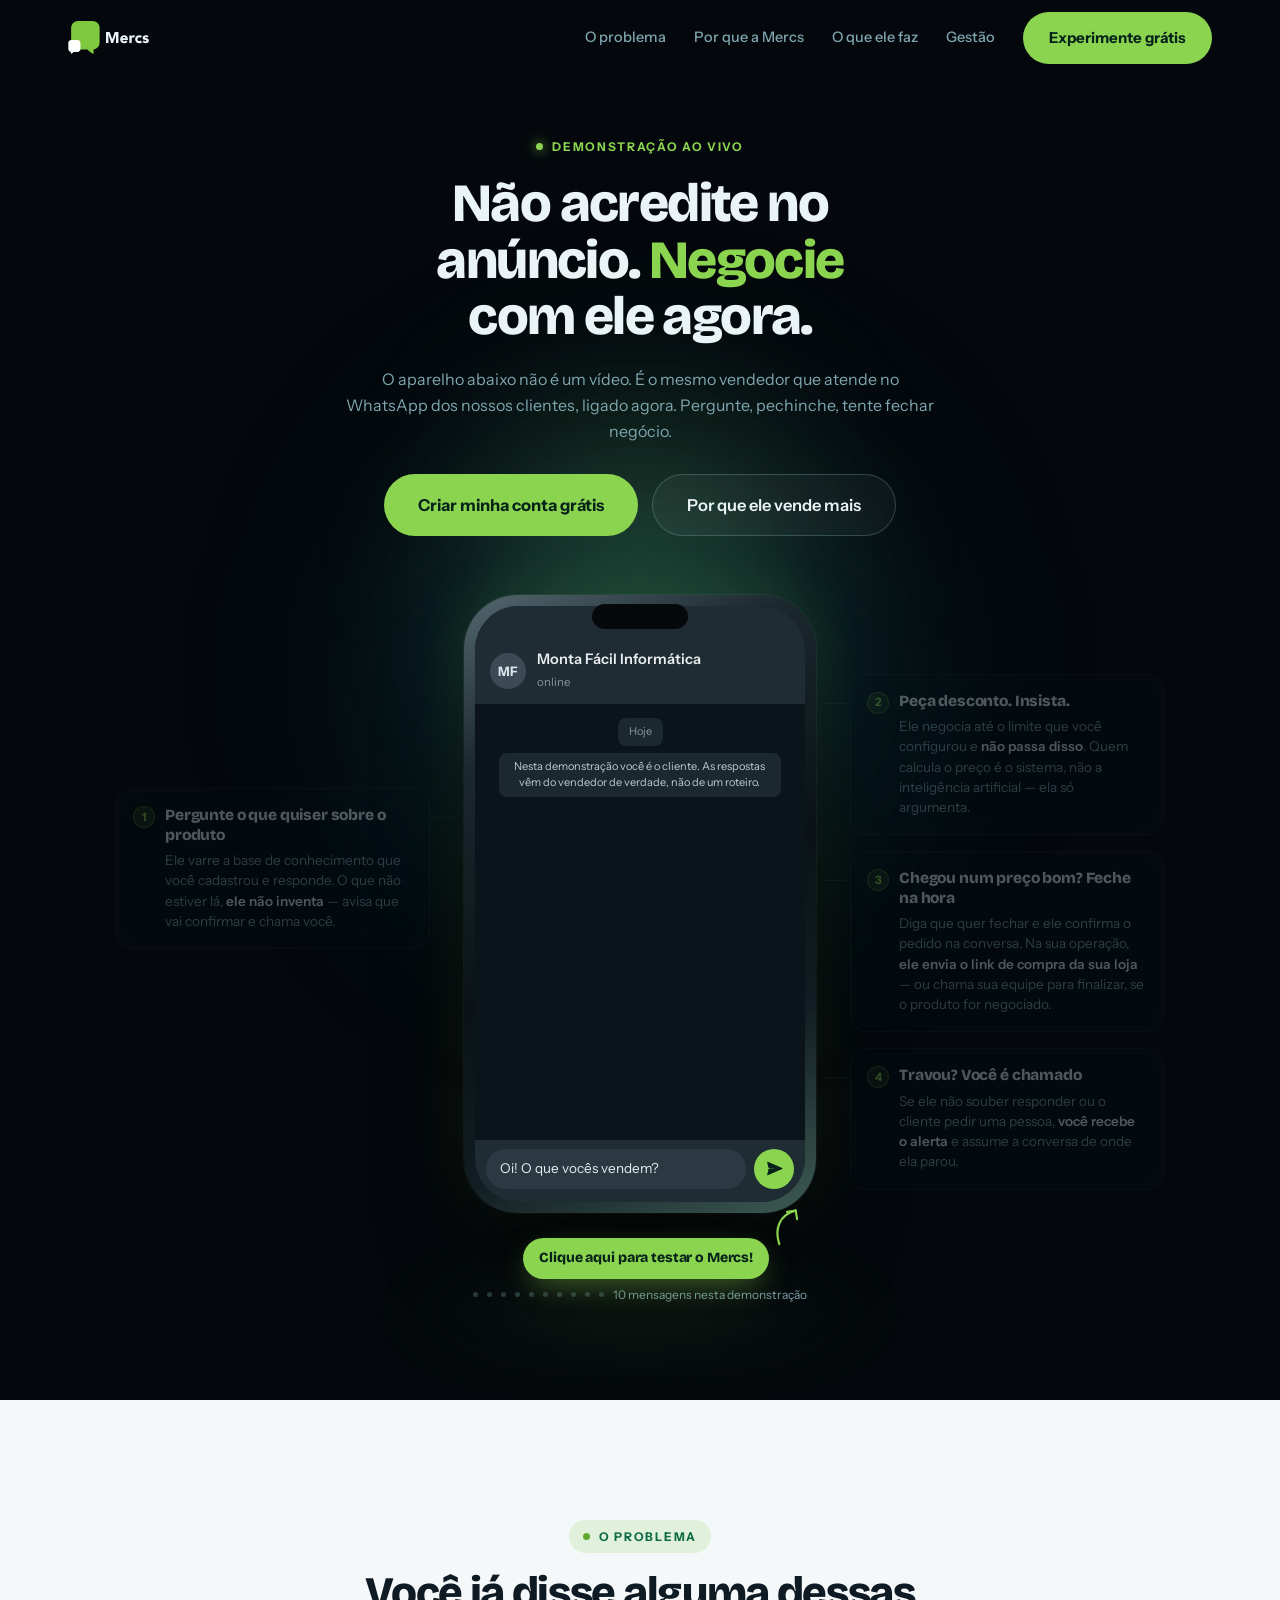
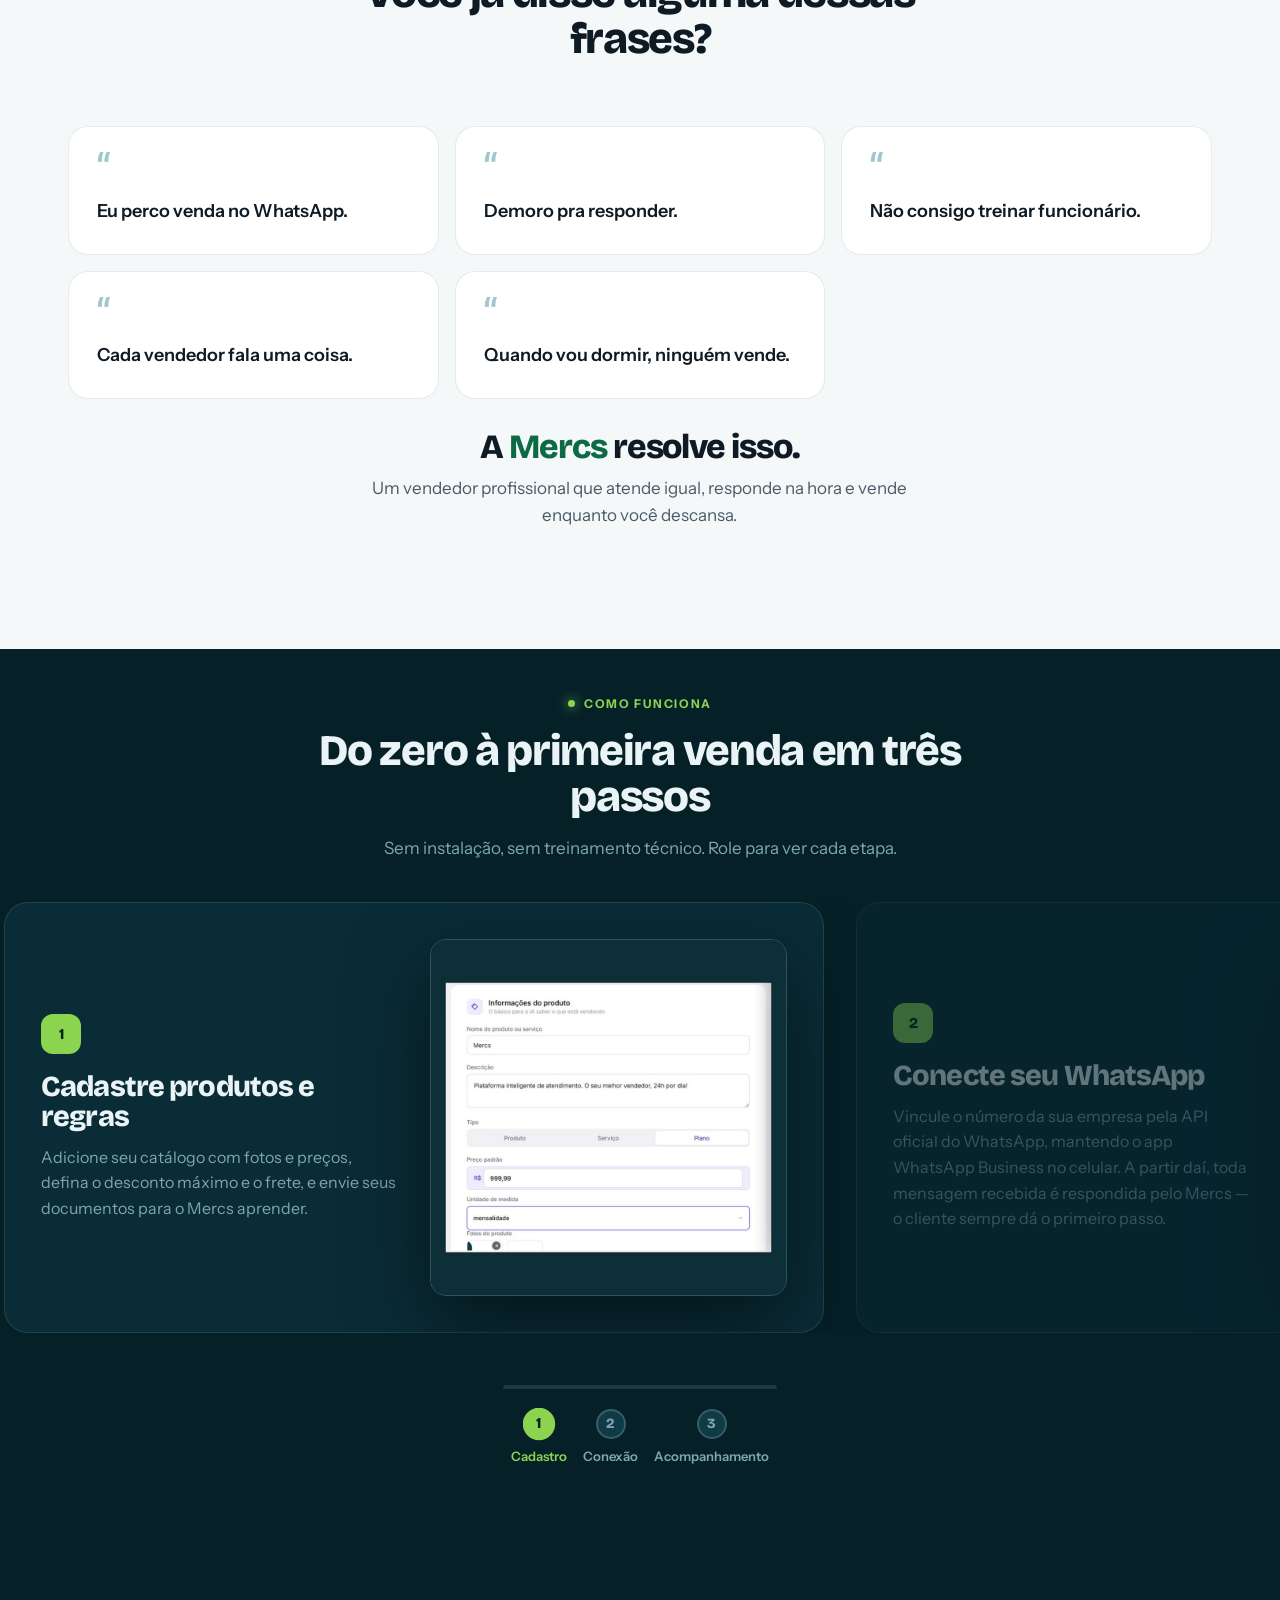
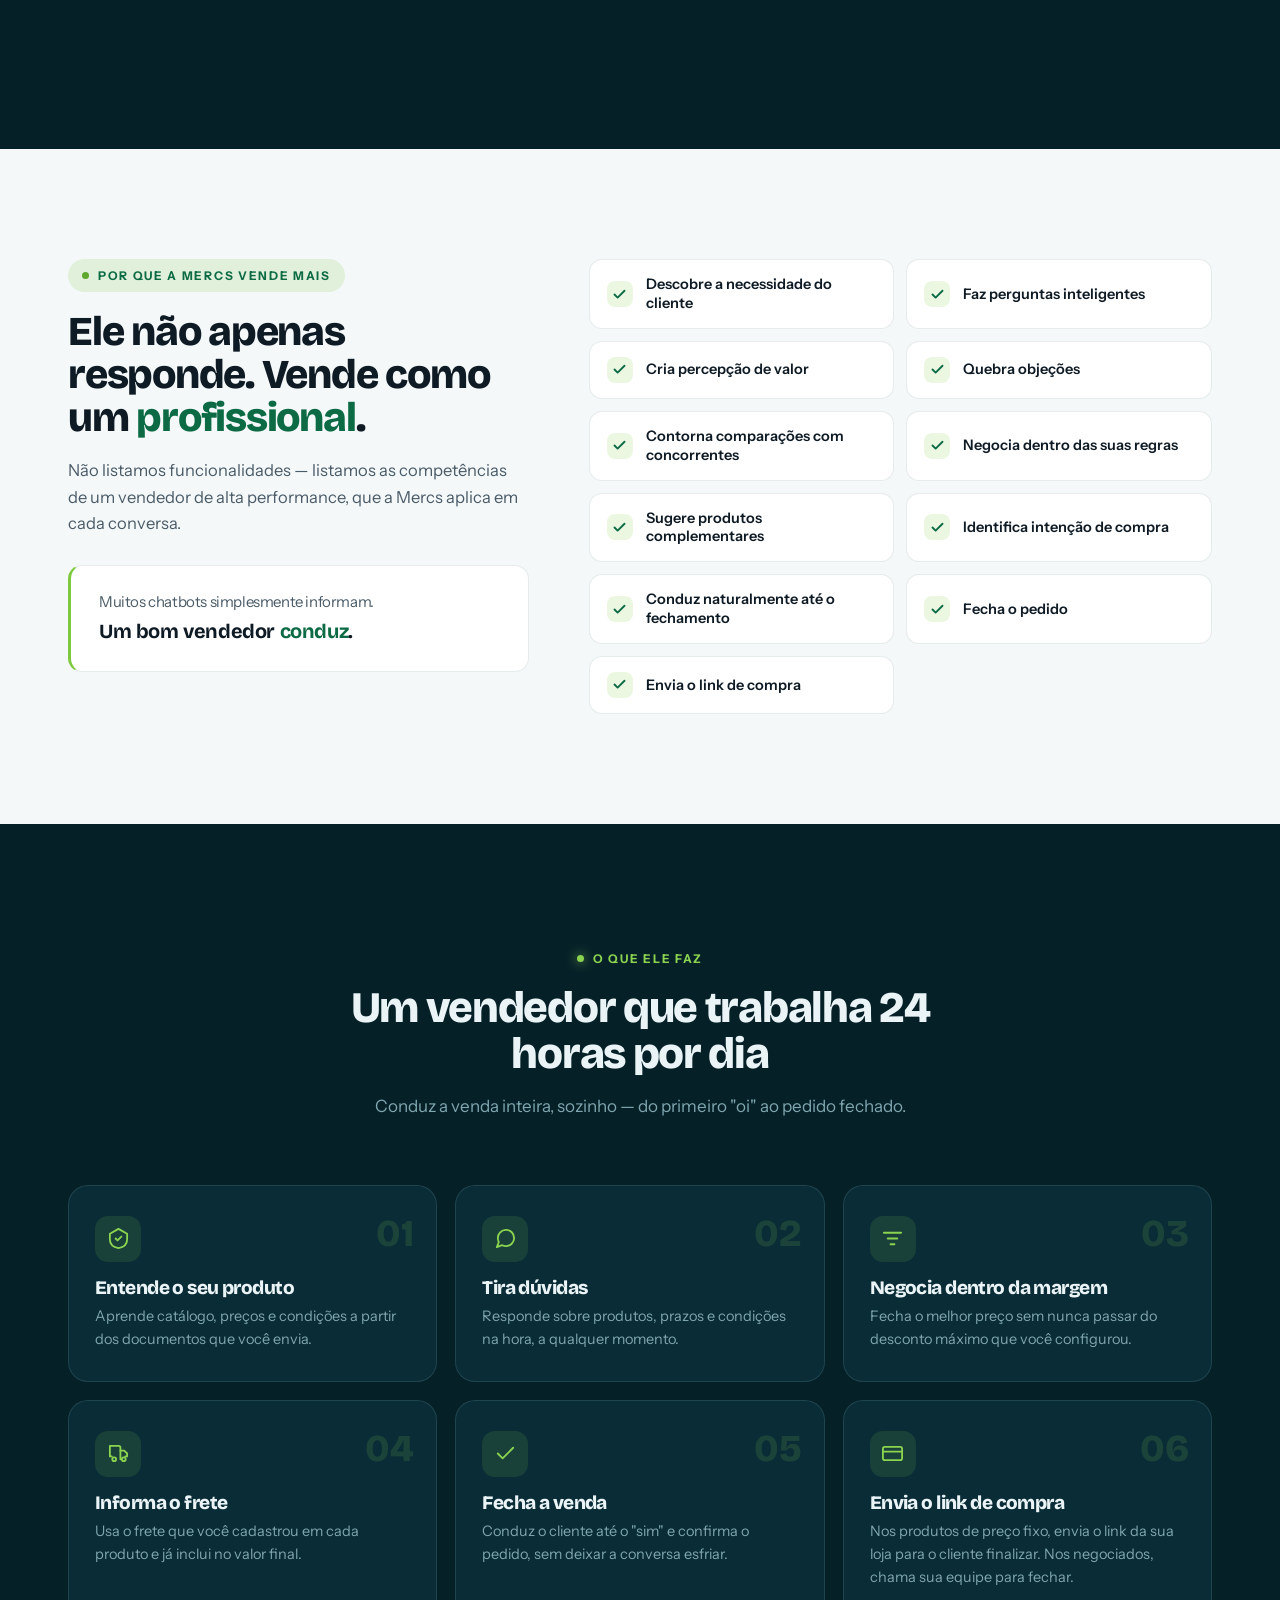
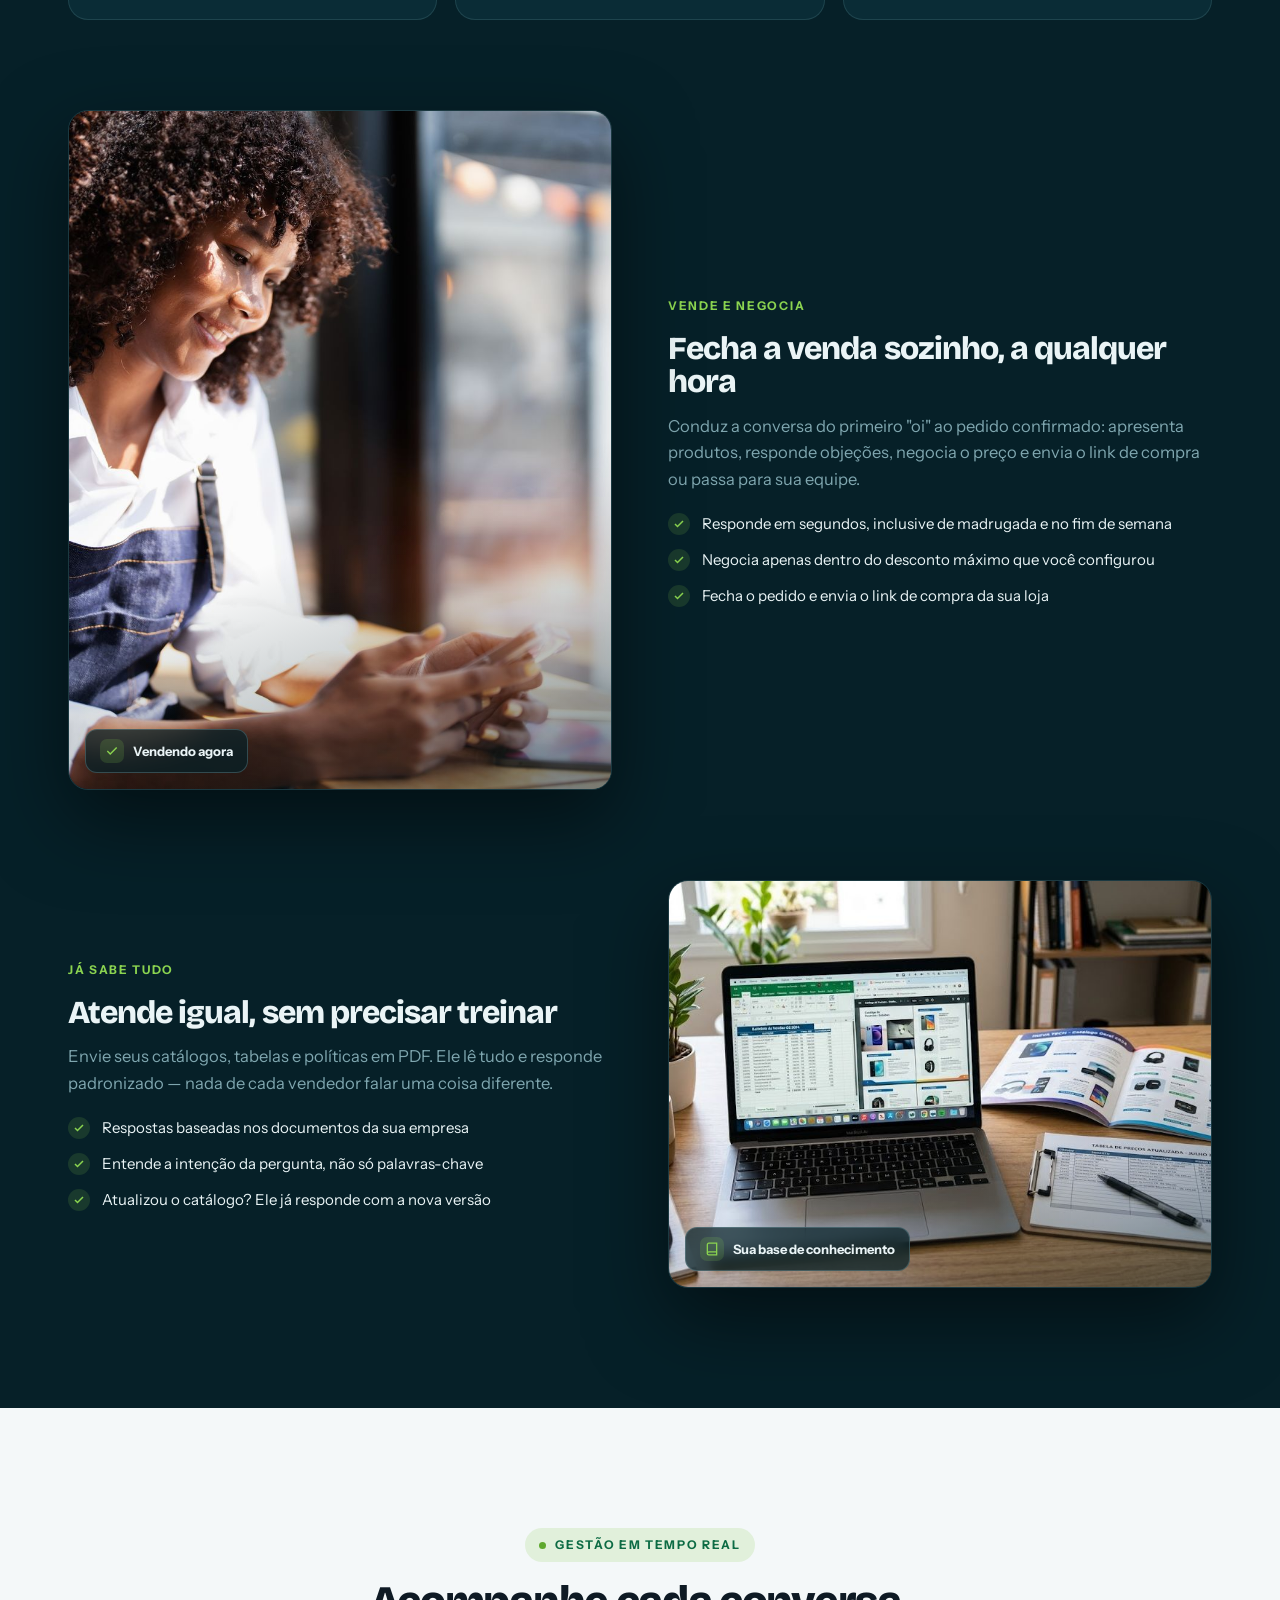
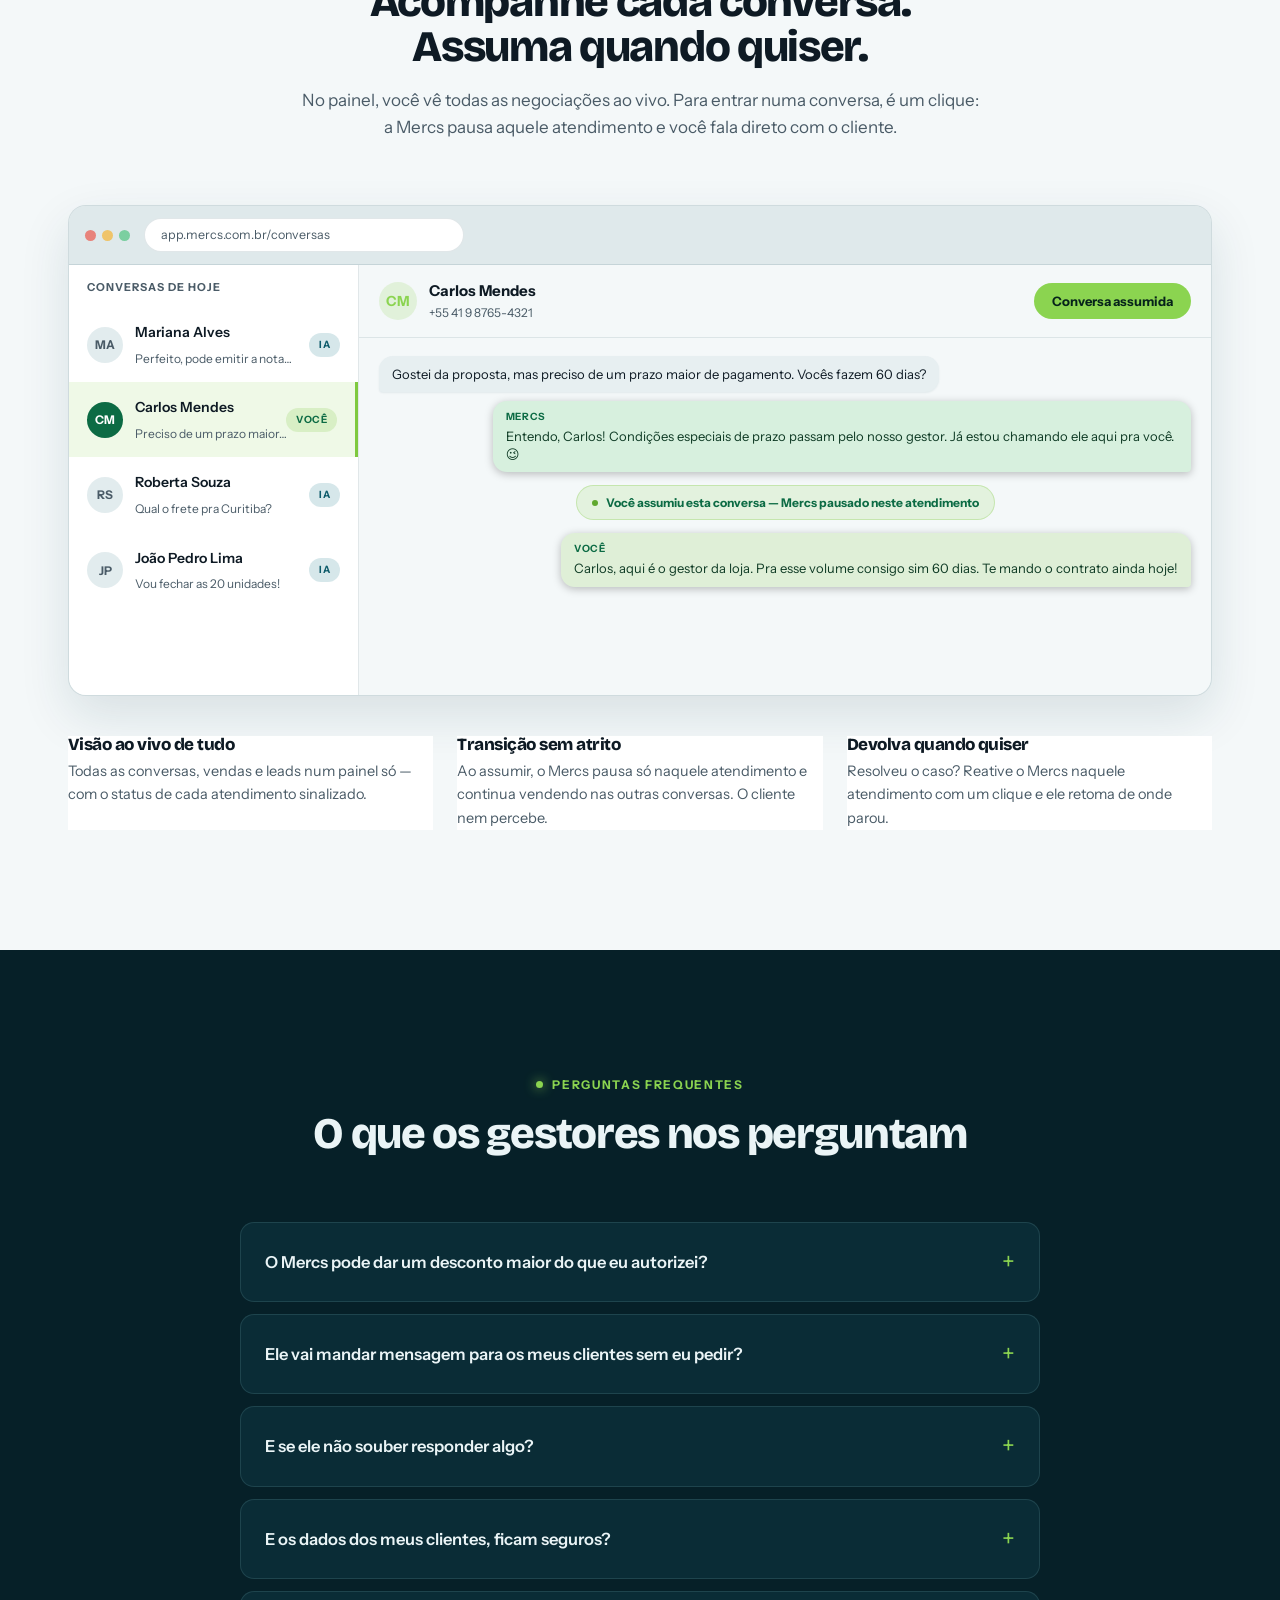
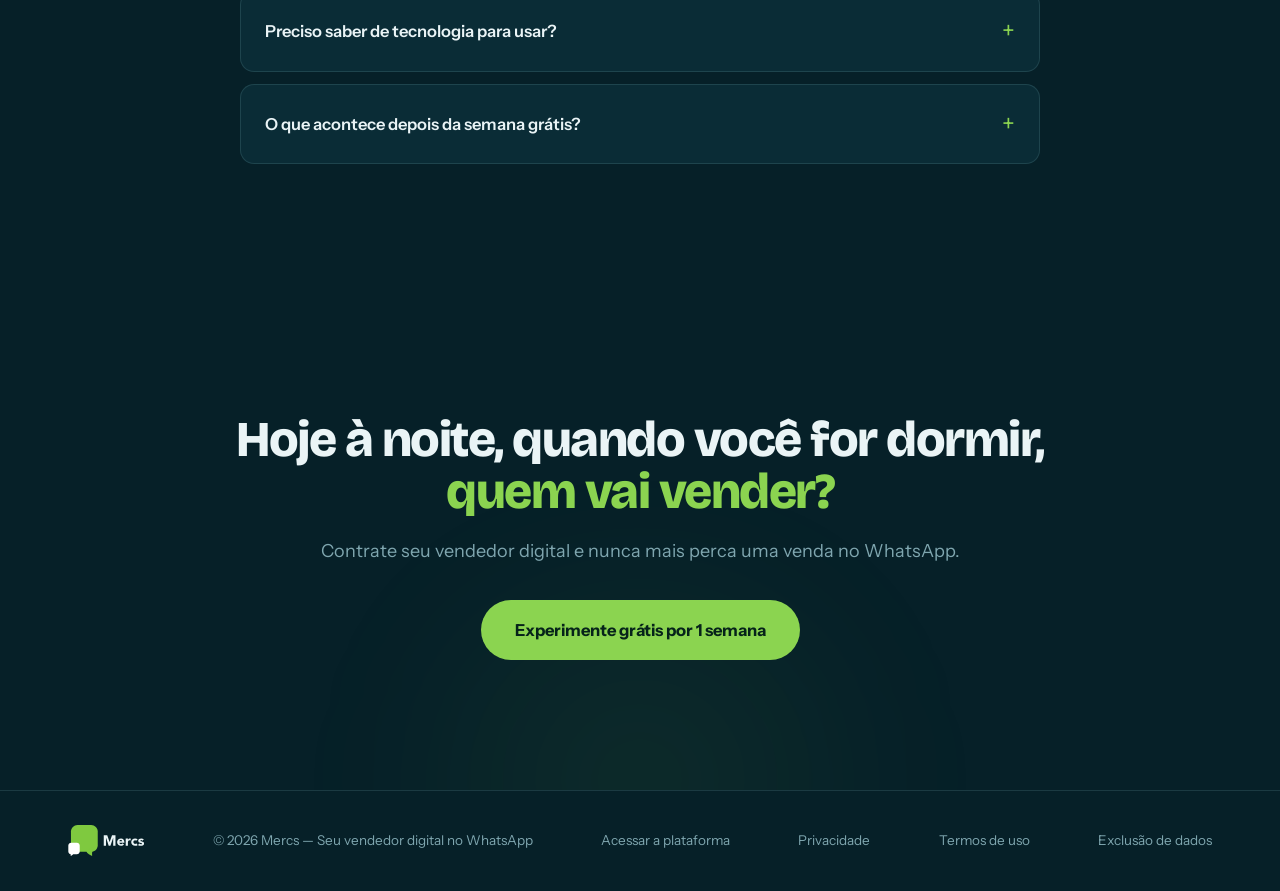
<file: index.html>
<!DOCTYPE html>
<html lang="pt-BR">
<head>
<meta charset="UTF-8">
<meta name="viewport" content="width=device-width, initial-scale=1">
<meta name="color-scheme" content="dark only">
<link rel="icon" type="image/svg+xml" href="assets/favicon.svg">
<link rel="apple-touch-icon" href="assets/favicon.svg">
<meta name="theme-color" content="#062028">
<meta name="site-version" content="1.2.0">
<title>Mercs — Seu melhor vendedor atende no WhatsApp 24h por dia</title>
<meta name="description" content="A Mercs aprende seus produtos, conhece sua estratégia comercial e usa técnicas profissionais de vendas para convencer, negociar e fechar negócios automaticamente pelo WhatsApp.">
<link rel="preconnect" href="https://fonts.googleapis.com">
<link rel="preconnect" href="https://fonts.gstatic.com" crossorigin>
<link href="https://fonts.googleapis.com/css2?family=Bricolage+Grotesque:opsz,wght@12..96,400;12..96,600;12..96,700;12..96,800&family=Instrument+Sans:wght@400;500;600;700&display=swap" rel="stylesheet">
<style>
  :root{
    color-scheme: dark only;
    /* Petróleo profundo com hue (não near-black) + lima da logo */
    --bg:#062028;           /* fundo base, petróleo bem escuro azulado */
    --bg-2:#0A2C36;         /* superfície elevada */
    --bg-3:#103A46;         /* cards */
    --petrol:#0E5C6B;
    --petrol-soft:#1C7A8C;
    --mist:#7FA6AF;         /* texto secundário frio */
    --ink-hi:#EAF4F6;       /* texto principal quase branco frio */
    --lime:#8BD450;
    --lime-deep:#5FA82E;
    --line:rgba(140,190,200,.16);
    --line-2:rgba(140,190,200,.28);
    --radius:20px;
    --shadow:0 30px 80px rgba(0,0,0,.5);
    --glow:0 0 0 1px rgba(139,212,80,.4), 0 12px 40px rgba(139,212,80,.18);
  }
  *{margin:0;padding:0;box-sizing:border-box}
  html{-webkit-text-size-adjust:100%}
  body{
    font-family:'Instrument Sans',system-ui,sans-serif;
    background:var(--bg) !important;color:var(--ink-hi);
    line-height:1.6;-webkit-font-smoothing:antialiased;overflow-x:hidden;
  }
  .hero-scroll,.why-scroll,.final{overflow-x:clip}
  /* grão sutil de atmosfera */
  body::before{
    content:"";position:fixed;inset:0;z-index:1;pointer-events:none;opacity:.035;
    background-image:url("data:image/svg+xml,%3Csvg xmlns='http://www.w3.org/2000/svg' width='120' height='120'%3E%3Cfilter id='n'%3E%3CfeTurbulence type='fractalNoise' baseFrequency='0.9' numOctaves='3'/%3E%3C/filter%3E%3Crect width='100%25' height='100%25' filter='url(%23n)'/%3E%3C/svg%3E");
  }
  h1,h2,h3{font-family:'Bricolage Grotesque','Instrument Sans',sans-serif;line-height:1.05;font-weight:800;letter-spacing:-.03em}
  a{color:inherit;text-decoration:none}
  .wrap{max-width:1200px;margin:0 auto;padding:0 28px}
  .relative{position:relative;z-index:2}

  /* barra de progresso */
  .progress{position:fixed;top:0;left:0;height:3px;width:0;background:linear-gradient(90deg,var(--lime),var(--petrol-soft));z-index:100;transition:width .1s linear}

  /* ---------- botões ---------- */
  .btn{display:inline-flex;align-items:center;justify-content:center;gap:9px;font-weight:600;font-size:15px;padding:14px 26px;border-radius:999px;border:none;cursor:pointer;transition:transform .18s,background .18s,box-shadow .18s,color .18s;will-change:transform}
  .btn:active{transform:translateY(1px) scale(.99)}
  .btn:focus-visible{outline:2px solid var(--lime);outline-offset:3px}
  .btn.accent{background:var(--lime) !important;color:#06231A !important;font-weight:700}
  .btn.accent:hover{box-shadow:var(--glow);transform:translateY(-2px)}
  .btn.ghost{background:rgba(255,255,255,.04) !important;color:var(--ink-hi);border:1px solid var(--line-2)}
  .btn.ghost:hover{background:rgba(255,255,255,.09) !important;transform:translateY(-2px)}
  .btn.big{font-size:16.5px;padding:17px 34px}

  /* ---------- topbar ---------- */
  .topbar{position:fixed;top:0;left:0;right:0;z-index:80;transition:background .3s,border-color .3s,backdrop-filter .3s;border-bottom:1px solid transparent}
  .topbar.scrolled{background:rgba(6,32,40,.82) !important;backdrop-filter:blur(14px);border-bottom:1px solid var(--line)}
  .topbar .wrap{display:flex;align-items:center;justify-content:space-between;height:76px}
  .logo{display:inline-flex;align-items:center}
  .logo svg{display:block;height:34px;width:auto}
  footer .logo svg{height:32px}
  .nav{display:flex;align-items:center;gap:28px;font-size:14.5px;font-weight:500;color:var(--mist)}
  .nav a:not(.btn){position:relative;transition:color .2s}
  .nav a:not(.btn)::after{content:"";position:absolute;left:0;bottom:-6px;width:0;height:2px;background:var(--lime);transition:width .25s}
  .nav a:not(.btn):hover{color:var(--ink-hi)}
  .nav a:not(.btn):hover::after{width:100%}

  /* ---------- eyebrow ---------- */
  .eyebrow{display:inline-flex;align-items:center;gap:9px;font-size:12px;font-weight:700;letter-spacing:.14em;text-transform:uppercase;color:var(--lime)}
  .eyebrow .dot{width:7px;height:7px;border-radius:50%;background:var(--lime);box-shadow:0 0 12px var(--lime);animation:pulse 2.2s infinite}
  @keyframes pulse{0%,100%{opacity:1}50%{opacity:.3}}

  /* ---------- mask reveal (título) ---------- */
  .reveal-mask{display:block;overflow:hidden}
  .reveal-mask > span{display:block;transform:translateY(105%);transition:transform .9s cubic-bezier(.16,1,.3,1)}
  .reveal-mask.in > span{transform:translateY(0)}
  .rd-1{transition-delay:.05s}.rd-2{transition-delay:.16s}.rd-3{transition-delay:.27s}.rd-4{transition-delay:.38s}

  [data-fade]{opacity:0;transform:translateY(22px);transition:opacity .8s cubic-bezier(.16,1,.3,1),transform .8s cubic-bezier(.16,1,.3,1)}
  [data-fade].in{opacity:1;transform:none}
  [data-fade-group].in > *{opacity:1 !important;transform:none !important}
  [data-fade-group] > *{opacity:0;transform:translateY(22px);transition:opacity .7s cubic-bezier(.16,1,.3,1),transform .7s cubic-bezier(.16,1,.3,1)}
  [data-fade-group].in > *:nth-child(1){transition-delay:0ms}
  [data-fade-group].in > *:nth-child(2){transition-delay:60ms}
  [data-fade-group].in > *:nth-child(3){transition-delay:120ms}
  [data-fade-group].in > *:nth-child(4){transition-delay:180ms}
  [data-fade-group].in > *:nth-child(5){transition-delay:240ms}
  [data-fade-group].in > *:nth-child(6){transition-delay:300ms}
  [data-fade-group].in > *:nth-child(7){transition-delay:360ms}
  [data-fade-group].in > *:nth-child(8){transition-delay:420ms}
  [data-fade-group].in > *:nth-child(9){transition-delay:480ms}
  [data-fade-group].in > *:nth-child(10){transition-delay:540ms}
  [data-fade-group].in > *:nth-child(11){transition-delay:600ms}

  /* ============ HERO (pinned, scroll-driven) ============ */
  .hero-scroll{position:relative;height:420vh}                 /* trilho de scroll */
  .hero-pin{position:sticky;top:0;height:100vh;overflow:hidden;display:flex;align-items:center}
  /* orbes de parallax */
  .orb{position:absolute;border-radius:50%;filter:blur(60px);opacity:.5;pointer-events:none;z-index:0}
  .orb.a{width:560px;height:560px;background:radial-gradient(circle,rgba(14,92,107,.7),transparent 68%);top:-140px;right:-120px}
  .orb.b{width:460px;height:460px;background:radial-gradient(circle,rgba(139,212,80,.22),transparent 66%);bottom:-160px;left:-120px}
  .hero-grid{position:relative;z-index:2;width:100%;max-width:1200px;margin:0 auto;padding:0 28px;display:grid;grid-template-columns:1fr 400px;gap:56px;align-items:center}

  .hero-copy .eyebrow{margin-bottom:22px}
  .hero-copy h1{font-size:clamp(34px,4.4vw,60px);margin-bottom:0}
  .hero-copy h1 .hl{color:var(--lime)}
  .hero-lead{font-size:clamp(16px,1.3vw,19px);color:var(--mist);max-width:540px;margin:24px 0 34px}
  .hero-ctas{display:flex;gap:14px;flex-wrap:wrap}

  /* estágios que trocam ao lado */
  .stage-track{margin-top:40px;position:relative;min-height:88px}
  .stage-item{position:absolute;inset:0;opacity:0;transform:translateY(14px);transition:opacity .5s,transform .5s;display:flex;align-items:center;gap:16px}
  .stage-item.on{opacity:1;transform:none}
  .stage-item .si-ic{width:52px;height:52px;border-radius:14px;flex-shrink:0;background:rgba(139,212,80,.12) !important;color:var(--lime);display:grid;place-items:center;border:1px solid rgba(139,212,80,.3)}
  .stage-item .si-ic svg{width:26px;height:26px}
  .stage-item .si-t{font-family:'Bricolage Grotesque',sans-serif;font-weight:800;font-size:21px;letter-spacing:-.02em}
  .stage-item .si-s{font-size:14px;color:var(--mist)}
  .stage-dots{display:flex;gap:7px;margin-top:22px}
  .stage-dots i{width:26px;height:4px;border-radius:2px;background:var(--line-2);transition:background .3s}
  .stage-dots i.on{background:var(--lime)}

  /* iPhone com tilt 3D */
  .phone-wrap{perspective:1400px;display:flex;flex-direction:column;align-items:center;justify-content:center;gap:16px;position:relative}
  #phone3d{display:none;width:100%;max-width:420px;height:700px;touch-action:pan-y;cursor:grab}
  #phone3d:active{cursor:grabbing}
  .phone-wrap.has3d #phone3d{display:block}
  .phone-wrap.has3d .phone.is-fallback{display:none}
  .phone-wrap.has3d .motion-btn{display:inline-flex}
  /* botão ativar movimento (só mobile) */
  .motion-btn{display:none;align-items:center;gap:8px;background:rgba(139,212,80,.12) !important;border:1px solid rgba(139,212,80,.4);color:var(--lime);font-family:inherit;font-weight:600;font-size:13px;padding:10px 18px;border-radius:999px;cursor:pointer;transition:background .2s,transform .15s}
  .motion-btn:active{transform:scale(.97)}
  .motion-btn.hide{display:none !important}
  .motion-btn svg{width:16px;height:16px}
  /* respiro sutil (mobile, quando movimento não ativado) */
  @keyframes phonefloat{0%,100%{transform:translateY(0) rotate(-.4deg)}50%{transform:translateY(-10px) rotate(.4deg)}}
  .phone{
    width:360px;max-width:100%;position:relative;
    border:11px solid #0b1418;border-radius:52px;background:#0b1418;
    box-shadow:var(--shadow);
    transform-style:preserve-3d;transition:transform .18s ease-out;
    will-change:transform;
  }
  .phone-glare{position:absolute;inset:0;border-radius:42px;z-index:6;pointer-events:none;
    background:linear-gradient(130deg,rgba(255,255,255,.14),transparent 40%);opacity:0;transition:opacity .3s;mix-blend-mode:screen}
  .island{position:absolute;top:12px;left:50%;transform:translateX(-50%);width:110px;height:28px;border-radius:999px;background:#0b1418 !important;z-index:7}
  .phone-top{background:#0A3D48 !important;color:#fff;padding:48px 16px 13px;display:flex;align-items:center;gap:11px;border-radius:41px 41px 0 0}
  .avatar{width:38px;height:38px;border-radius:50%;background:rgba(139,212,80,.18) !important;color:var(--lime);display:grid;place-items:center;font-weight:700;font-size:14px}
  .phone-top .who{font-size:14.5px;font-weight:600;line-height:1.2}
  .phone-top .status{font-size:11.5px;color:#8FB8C0}
  .chat{background:#071b21 !important;padding:16px 13px;height:214px;overflow:hidden;position:relative;display:flex;flex-direction:column;justify-content:flex-start;gap:9px}
  .chat-inner{display:flex;flex-direction:column;gap:9px;transition:transform .12s linear;will-change:transform}
  .msg{max-width:86%;padding:9px 13px;border-radius:14px;font-size:13px;line-height:1.4;box-shadow:0 2px 8px rgba(0,0,0,.25)}
  .msg.lead-msg{align-self:flex-start;background:#12333d !important;color:#DCEBEE;border-bottom-left-radius:4px}
  .msg.ai-msg{align-self:flex-end;background:#1f5a3a !important;color:#EAF7E8;border-bottom-right-radius:4px}
  .msg .tag{display:block;font-size:10px;font-weight:700;letter-spacing:.07em;text-transform:uppercase;color:var(--lime);margin-bottom:3px}
  .msg.closed{align-self:center;background:rgba(139,212,80,.16) !important;color:var(--lime);font-weight:700;font-size:12.5px;border-radius:999px;padding:8px 16px;box-shadow:none;border:1px solid rgba(139,212,80,.3)}
  .pix{margin-top:7px;background:rgba(0,0,0,.25) !important;border:1px dashed rgba(139,212,80,.5);border-radius:10px;padding:8px 10px;font-family:ui-monospace,Menlo,monospace;font-size:11px;color:#BFE9C8;word-break:break-all}
  .pix b{display:block;font-family:'Instrument Sans',sans-serif;font-size:10.5px;letter-spacing:.05em;text-transform:uppercase;margin-bottom:3px;color:var(--lime)}
  .chat-fade{position:absolute;left:0;right:0;top:0;height:60px;background:linear-gradient(#071b21,transparent);z-index:3;pointer-events:none}
  .home-bar{height:24px;background:#071b21 !important;display:grid;place-items:center;border-radius:0 0 41px 41px}
  .home-bar i{display:block;width:116px;height:5px;border-radius:999px;background:#2a3d43}
  .scroll-cue{position:absolute;bottom:26px;left:50%;transform:translateX(-50%);z-index:3;display:flex;flex-direction:column;align-items:center;gap:8px;color:var(--mist);font-size:12px;letter-spacing:.1em;text-transform:uppercase;transition:opacity .4s}
  .scroll-cue .mouse{width:24px;height:38px;border:2px solid var(--mist);border-radius:14px;position:relative}
  .scroll-cue .mouse::before{content:"";position:absolute;top:7px;left:50%;transform:translateX(-50%);width:4px;height:7px;border-radius:2px;background:var(--mist);animation:scrolldot 1.6s infinite}
  @keyframes scrolldot{0%{opacity:0;transform:translate(-50%,0)}40%{opacity:1}80%{opacity:0;transform:translate(-50%,10px)}}

  /* ============ seções gerais ============ */
  section{position:relative;z-index:2}
  .sec{padding:120px 0}
  .sec-head{max-width:680px;margin:0 auto 64px;text-align:center}
  .sec-head .eyebrow{margin-bottom:18px;justify-content:center}
  .sec-head h2{font-size:clamp(28px,3.4vw,44px);margin-bottom:16px}
  .sec-head p{font-size:17px;color:var(--mist)}

  /* dores (citações) */
  .quote-grid{display:grid;grid-template-columns:repeat(3,1fr);gap:16px}
  .quote{background:var(--bg-2) !important;border:1px solid var(--line);border-radius:var(--radius);padding:28px;transition:transform .3s,border-color .3s,background .3s}
  .quote:hover{transform:translateY(-5px);border-color:var(--line-2);background:var(--bg-3) !important}
  .quote .mk{font-family:'Bricolage Grotesque',sans-serif;font-size:46px;line-height:.6;color:var(--petrol-soft);display:block;margin-bottom:14px}
  .quote p{font-size:18px;font-weight:600;color:var(--ink-hi)}
  .quote-solve{grid-column:1/-1;margin-top:14px;text-align:center}
  .quote-solve h3{font-size:clamp(24px,3vw,34px)}
  .quote-solve h3 .hl{color:var(--lime)}
  .quote-solve p{font-size:17px;color:var(--mist);max-width:540px;margin:10px auto 0}

  /* ============ competências (pin) ============ */
  .why-scroll{position:relative}
  .why-sticky{position:sticky;top:76px}
  .why{padding:110px 0}
  .why-layout{display:grid;grid-template-columns:.85fr 1.15fr;gap:60px;align-items:start}
  .why-left h2{font-size:clamp(28px,3.2vw,42px);margin:18px 0 18px}
  .why-left h2 .hl{color:var(--lime)}
  .why-left p{color:var(--mist);font-size:16.5px}
  .why-closer{margin-top:28px;padding:26px 28px;background:var(--bg-2) !important;border:1px solid var(--line);border-left:3px solid var(--lime);border-radius:14px}
  .why-closer p{font-family:'Bricolage Grotesque',sans-serif;font-size:20px;font-weight:700;letter-spacing:-.02em;line-height:1.35;color:var(--ink-hi)}
  .why-closer .dim{color:var(--mist);font-weight:400;display:block;font-size:15px;font-family:'Instrument Sans';margin-bottom:6px}
  .why-closer .hl{color:var(--lime)}
  .skills{display:grid;grid-template-columns:1fr 1fr;gap:12px}
  .skill{display:flex;align-items:center;gap:13px;background:var(--bg-2) !important;border:1px solid var(--line);border-radius:13px;padding:15px 17px;transition:transform .25s,border-color .25s,background .25s}
  .skill:hover{transform:translateX(4px);border-color:rgba(139,212,80,.4);background:var(--bg-3) !important}
  .skill .ck{flex-shrink:0;width:26px;height:26px;border-radius:8px;background:rgba(139,212,80,.14) !important;color:var(--lime);display:grid;place-items:center;transition:background .25s}
  .skill:hover .ck{background:var(--lime) !important;color:#06231A}
  .skill .ck svg{width:15px;height:15px}
  .skill span{font-size:14.5px;font-weight:600;color:var(--ink-hi);line-height:1.3}

  /* ============ ciclo timeline ============ */
  .cycle{padding:120px 0}
  .cyc-grid{display:grid;grid-template-columns:repeat(3,1fr);gap:18px;counter-reset:step}
  .cyc{position:relative;background:var(--bg-2) !important;border:1px solid var(--line);border-radius:var(--radius);padding:30px 26px;overflow:hidden;transition:transform .3s,border-color .3s,background .3s}
  .cyc::before{counter-increment:step;content:"0" counter(step);position:absolute;top:18px;right:22px;font-family:'Bricolage Grotesque',sans-serif;font-weight:800;font-size:38px;color:rgba(139,212,80,.14);transition:color .3s}
  .cyc:hover{transform:translateY(-6px);border-color:rgba(139,212,80,.35);background:var(--bg-3) !important}
  .cyc:hover::before{color:rgba(139,212,80,.4)}
  .cyc .ic{width:46px;height:46px;border-radius:13px;background:rgba(139,212,80,.12) !important;color:var(--lime);display:grid;place-items:center;margin-bottom:16px}
  .cyc .ic svg{width:23px;height:23px}
  .cyc h3{font-size:19px;margin-bottom:7px}
  .cyc p{font-size:14.5px;color:var(--mist)}

  /* ============ zigzag imagens ============ */
  .feature{display:grid;grid-template-columns:1fr 1fr;gap:56px;align-items:center;margin-bottom:90px}
  .feature:last-child{margin-bottom:0}
  .feature.flip .fmedia{order:2}
  .fbody .eyebrow{margin-bottom:16px}
  .fbody h3{font-size:clamp(24px,2.6vw,32px);margin-bottom:14px}
  .fbody p{font-size:16.5px;color:var(--mist);margin-bottom:20px}
  .flist{list-style:none;display:flex;flex-direction:column;gap:12px}
  .flist li{display:flex;gap:12px;align-items:flex-start;font-size:15px}
  .flist li .ck{flex-shrink:0;width:22px;height:22px;border-radius:50%;background:rgba(139,212,80,.14) !important;color:var(--lime);display:grid;place-items:center;margin-top:1px}
  .flist li .ck svg{width:12px;height:12px}
  .fimg{border-radius:var(--radius);overflow:hidden;border:1px solid var(--line);box-shadow:var(--shadow);position:relative}
  .fimg img{display:block;width:100%;height:100%;object-fit:cover;aspect-ratio:4/5}
  .fimg.wide img{aspect-ratio:4/3}
  .fimg::after{content:"";position:absolute;inset:0;background:linear-gradient(160deg,transparent 60%,rgba(6,32,40,.5));pointer-events:none}
  .fbadge{position:absolute;left:16px;bottom:16px;z-index:2;background:rgba(6,32,40,.72) !important;backdrop-filter:blur(8px);border:1px solid var(--line-2);border-radius:12px;padding:9px 14px;display:flex;align-items:center;gap:9px;font-size:13px;font-weight:700;color:var(--ink-hi)}
  .fbadge .bic{width:24px;height:24px;border-radius:7px;background:rgba(139,212,80,.16) !important;display:grid;place-items:center;color:var(--lime)}
  .fbadge .bic svg{width:14px;height:14px}

  /* ============ gestão ============ */
  .browser{border:1px solid var(--line);border-radius:18px;overflow:hidden;box-shadow:var(--shadow);background:var(--bg-2) !important}
  .bbar{display:flex;align-items:center;gap:14px;background:var(--bg-3) !important;border-bottom:1px solid var(--line);padding:12px 16px}
  .bbar .dots{display:flex;gap:6px}
  .bbar .dots i{width:11px;height:11px;border-radius:50%;display:block}
  .bbar .dots i:nth-child(1){background:#E8837B}.bbar .dots i:nth-child(2){background:#EFC46A}.bbar .dots i:nth-child(3){background:#7BCFA0}
  .bbar .url{flex:1;max-width:320px;background:rgba(0,0,0,.25) !important;border:1px solid var(--line);border-radius:999px;font-size:12.5px;color:var(--mist);padding:6px 16px}
  .panel{display:grid;grid-template-columns:290px 1fr;min-height:430px}
  .clist{border-right:1px solid var(--line);padding:14px 0}
  .clist h4{font-size:11px;font-weight:700;letter-spacing:.09em;text-transform:uppercase;color:var(--mist);padding:0 18px 10px}
  .conv{display:flex;align-items:center;gap:12px;padding:12px 18px}
  .conv.active{background:rgba(139,212,80,.08) !important;border-right:3px solid var(--lime)}
  .conv .avatar{width:36px;height:36px;font-size:12px;flex-shrink:0;background:var(--bg-3) !important;color:var(--mist)}
  .conv.active .avatar{background:var(--lime) !important;color:#06231A}
  .conv .meta{flex:1;min-width:0}
  .conv .nm{font-size:14px;font-weight:600}
  .conv .prev{font-size:12px;color:var(--mist);white-space:nowrap;overflow:hidden;text-overflow:ellipsis}
  .pill{flex-shrink:0;font-size:10px;font-weight:700;letter-spacing:.04em;padding:4px 10px;border-radius:999px}
  .pill.ia{background:rgba(28,122,140,.25) !important;color:#7FD4E4}
  .pill.you{background:rgba(139,212,80,.18) !important;color:var(--lime)}
  .cview{display:flex;flex-direction:column;background:var(--bg) !important}
  .chead{display:flex;align-items:center;justify-content:space-between;gap:16px;padding:14px 20px;border-bottom:1px solid var(--line)}
  .chead .nm{font-weight:700;font-size:15px}
  .chead .ph{font-size:12px;color:var(--mist)}
  .chead .who{display:flex;align-items:center;gap:12px}
  .btake{background:var(--lime) !important;color:#06231A !important;border:none;font-family:inherit;font-weight:700;font-size:13px;padding:10px 18px;border-radius:999px}
  .cmsgs{flex:1;padding:18px 20px;display:flex;flex-direction:column;gap:9px}
  .cmsgs .msg{font-size:13px}
  .sysline{align-self:center;display:flex;align-items:center;gap:8px;font-size:12px;font-weight:700;color:var(--lime);background:rgba(139,212,80,.12) !important;border:1px solid rgba(139,212,80,.28);border-radius:999px;padding:7px 15px;margin:4px 0}
  .sysline i{width:6px;height:6px;border-radius:50%;background:var(--lime)}
  .msg.human{align-self:flex-end;background:rgba(139,212,80,.14) !important;color:#DCF0CE;border-bottom-right-radius:4px}
  .msg.human .tag{color:var(--lime)}
  .mpoints{display:grid;grid-template-columns:repeat(3,1fr);gap:24px;margin-top:40px}
  .mpoint h3{font-size:17px;margin-bottom:6px}
  .mpoint p{font-size:14.5px;color:var(--mist)}

  /* ============ timeline horizontal (como funciona) ============ */
  .tl-scroll{position:relative;height:300vh}
  .tl-pin{position:sticky;top:76px;padding:40px 0 60px;overflow:hidden;min-height:calc(100vh - 76px);display:flex;flex-direction:column;justify-content:center}
  .tl-head{max-width:680px;margin:0 auto 40px;text-align:center}
  .tl-head .eyebrow{margin-bottom:16px;justify-content:center}
  .tl-head h2{font-size:clamp(28px,3.4vw,44px);margin-bottom:14px}
  .tl-head p{font-size:17px;color:var(--mist)}
  .tl-viewport{overflow:hidden}
  .tl-track{display:flex;gap:32px;will-change:transform;padding:0 4px}
  .tl-card{flex:0 0 72%;max-width:820px;display:grid;grid-template-columns:1fr 1fr;gap:32px;align-items:center;background:var(--bg-2) !important;border:1px solid var(--line);border-radius:24px;padding:36px;opacity:.4;transition:opacity .4s,transform .4s}
  .tl-card.active{opacity:1}
  .tl-card .tl-body .step-n{font-family:'Bricolage Grotesque',sans-serif;font-weight:800;font-size:15px;width:40px;height:40px;border-radius:12px;display:grid;place-items:center;background:var(--lime) !important;color:#06231A;margin-bottom:18px}
  .tl-card .tl-body h3{font-size:clamp(22px,2.4vw,29px);margin-bottom:12px}
  .tl-card .tl-body p{font-size:16px;color:var(--mist)}
  .tl-shot{position:relative;aspect-ratio:1/1;border-radius:16px;overflow:hidden;border:1px solid var(--line-2);box-shadow:var(--shadow)}
  .tl-shot img{display:block;width:100%;height:100%;object-fit:cover}
  /* placeholder 1:1 */
  .tl-ph{position:absolute;inset:0;display:flex;flex-direction:column;align-items:center;justify-content:center;gap:12px;text-align:center;padding:20px;background:repeating-linear-gradient(45deg,#0c2f38 0 16px,#0f3843 16px 32px);color:var(--mist)}
  .tl-ph .pico{width:50px;height:50px;border-radius:13px;background:rgba(139,212,80,.14) !important;display:grid;place-items:center;color:var(--lime)}
  .tl-ph .pico svg{width:26px;height:26px}
  .tl-ph .plbl{font-size:11px;font-weight:700;letter-spacing:.1em;text-transform:uppercase;color:var(--lime);background:rgba(139,212,80,.1);padding:5px 12px;border-radius:999px}
  .tl-ph .pcap{font-size:13px;max-width:220px;color:var(--mist)}
  /* barra de progresso da timeline */
  .tl-progress{position:relative;height:4px;background:var(--line);border-radius:2px;margin:52px auto 0;max-width:640px}
  .tl-progress-fill{position:absolute;left:0;top:0;height:100%;width:0;background:linear-gradient(90deg,var(--lime),var(--petrol-soft));border-radius:2px;transition:width .1s linear}
  .tl-dots{display:flex;max-width:640px;margin:20px auto 0}
  .tl-dot{flex:1;display:flex;flex-direction:column;align-items:center;gap:10px;font-size:13px;font-weight:600;color:var(--mist);transition:color .3s;text-align:center;padding:0 8px}
  .tl-dot.on{color:var(--lime)}
  .tl-dot .num{width:30px;height:30px;border-radius:50%;display:grid;place-items:center;font-family:'Bricolage Grotesque',sans-serif;font-weight:800;font-size:14px;background:var(--bg-3) !important;border:2px solid var(--line-2);color:var(--mist);transition:background .3s,border-color .3s,color .3s,transform .3s}
  .tl-dot.on .num{background:var(--lime) !important;border-color:var(--lime);color:#06231A;transform:scale(1.08)}
  .tl-dot .lbl{line-height:1.2}


  .step{background:var(--bg-2) !important;border:1px solid var(--line);border-radius:var(--radius);padding:32px;transition:transform .3s,border-color .3s}
  .step:hover{transform:translateY(-5px);border-color:var(--line-2)}
  .step .n{font-family:'Bricolage Grotesque',sans-serif;font-weight:800;font-size:15px;width:36px;height:36px;border-radius:50%;display:grid;place-items:center;background:var(--lime) !important;color:#06231A;margin-bottom:18px}
  .step h3{font-size:19px;margin-bottom:8px}
  .step p{font-size:15px;color:var(--mist)}

  /* ============ FAQ ============ */
  .faq{display:flex;flex-direction:column;gap:12px;max-width:800px;margin:0 auto}
  details{background:var(--bg-2) !important;border:1px solid var(--line);border-radius:14px;padding:20px 24px;transition:border-color .2s}
  details[open]{border-color:rgba(139,212,80,.35)}
  summary{cursor:pointer;font-weight:600;font-size:16.5px;list-style:none;display:flex;justify-content:space-between;align-items:center;gap:16px}
  summary::-webkit-details-marker{display:none}
  summary::after{content:"+";font-size:24px;color:var(--lime);font-weight:300;transition:transform .25s}
  details[open] summary::after{transform:rotate(45deg)}
  details p{margin-top:12px;font-size:15px;color:var(--mist)}

  /* ============ CTA final ============ */
  .final{padding:130px 0;text-align:center;position:relative;overflow:hidden}
  .final .orb.c{width:700px;height:420px;filter:blur(80px);background:radial-gradient(circle,rgba(139,212,80,.16),transparent 68%);bottom:-200px;left:50%;transform:translateX(-50%);top:auto;right:auto}
  .final h2{font-size:clamp(30px,4vw,50px);margin-bottom:18px}
  .final h2 .hl{color:var(--lime)}
  .final p{font-size:18px;color:var(--mist);margin-bottom:34px}

  footer{border-top:1px solid var(--line);padding:34px 0;background:var(--bg) !important}
  footer .wrap{display:flex;justify-content:space-between;align-items:center;gap:16px;flex-wrap:wrap}
  footer .fnote{font-size:13.5px;color:var(--mist)}
  footer a.flink{font-size:13.5px;color:var(--mist)}
  footer a.flink:hover{color:var(--lime)}

  /* ============ SEÇÕES CLARAS (alternadas) ============ */
  .light{
    background:#F4F8F9 !important;color:#0E1A24;
    --mist:#4A5B67; --ink-hi:#0E1A24; --line:rgba(14,60,72,.12); --line-2:rgba(14,60,72,.2);
  }
  .light .sec-head h2,.light .tl-head h2,.light .why-left h2{color:#0E1A24}
  .light .sec-head p,.light .tl-head p,.light .why-left p{color:#4A5B67}
  .light .eyebrow{color:#0C6B44;background:rgba(127,201,63,.16) !important;padding:7px 14px;border-radius:999px}
  .light .eyebrow .dot{background:#5FA82E;box-shadow:none}
  /* cartões claros */
  .light .quote,.light .cyc,.light .skill,.light .step,.light details,.light .mpoint,.light .tl-card{
    background:#FFFFFF !important;border-color:rgba(14,60,72,.1);
  }
  .light .quote:hover,.light .cyc:hover{background:#FFFFFF !important;border-color:rgba(127,201,63,.4);box-shadow:0 16px 40px rgba(14,60,72,.1)}
  .light .quote p{color:#0E1A24}
  .light .quote .mk{color:#9FC7CF}
  .light .quote-solve h3,.light .cyc h3,.light .skill span,.light .step h3{color:#0E1A24}
  .light .quote-solve p,.light .cyc p,.light .step p{color:#4A5B67}
  .light .quote-solve h3 .hl,.light .why-left h2 .hl{color:#0C6B44}
  /* ícones/acentos claros */
  .light .cyc .ic,.light .skill .ck,.light .flist li .ck{background:rgba(127,201,63,.15) !important;color:#0C6B44}
  .light .skill:hover .ck{background:#7FC93F !important;color:#06231A}
  .light .cyc::before{color:rgba(12,107,68,.14)}
  .light .cyc:hover::before{color:rgba(12,107,68,.4)}
  /* zigzag no claro */
  .light .fbody h3{color:#0E1A24}
  .light .fbody p{color:#4A5B67}
  .light .fbody .eyebrow{display:inline-flex}
  /* timeline no claro */
  .light .tl-card{opacity:.5}
  .light .tl-card.active{opacity:1}
  .light .tl-ph{background:repeating-linear-gradient(45deg,#EAF1F2 0 16px,#DFE9EB 16px 32px);color:#4A5B67}
  .light .tl-ph .pico{background:rgba(127,201,63,.15) !important;color:#0C6B44}
  .light .tl-ph .plbl{color:#0C6B44;background:rgba(127,201,63,.12)}
  .light .tl-dot .num{background:#FFFFFF !important;border-color:rgba(14,60,72,.2);color:#4A5B67}
  .light .tl-dot.on .num{background:#7FC93F !important;border-color:#7FC93F;color:#06231A}
  .light .tl-dot.on{color:#0C6B44}
  .light .tl-progress{background:rgba(14,60,72,.12)}
  /* por que: closer no claro */
  .light .why-closer{background:#FFFFFF !important;border-color:rgba(14,60,72,.1);border-left-color:#7FC93F}
  .light .why-closer p{color:#0E1A24}
  .light .why-closer .dim{color:#4A5B67}
  .light .why-closer .hl{color:#0C6B44}
  /* gestão no claro */
  .light .browser{background:#EAF1F2 !important;box-shadow:0 20px 50px rgba(14,60,72,.12)}
  .light .bbar{background:#DFE9EB !important}
  .light .bbar .url{background:#FFFFFF !important;color:#4A5B67}
  .light .clist{background:#FFFFFF !important}
  .light .clist h4{color:#4A5B67}
  .light .conv .nm{color:#0E1A24}.light .conv .prev{color:#4A5B67}
  .light .conv.active{background:rgba(127,201,63,.12) !important;border-right-color:#7FC93F}
  .light .conv .avatar{background:#E2ECEE !important;color:#4A5B67}
  .light .conv.active .avatar{background:#0C6B44 !important;color:#fff}
  .light .cview{background:#F4F8F9 !important}
  .light .chead{border-color:rgba(14,60,72,.1)}
  .light .chead .nm{color:#0E1A24}.light .chead .ph{color:#4A5B67}
  .light .msg.lead-msg{background:#E7EFF1 !important;color:#0E1A24;box-shadow:0 1px 2px rgba(14,60,72,.08)}
  .light .msg.ai-msg{background:#D7F0DE !important;color:#0E3A24}
  .light .msg.human{background:rgba(127,201,63,.18) !important;color:#0E3A24}
  .light .msg .tag{color:#0C6B44}
  .light .sysline{background:rgba(127,201,63,.14) !important;border-color:rgba(127,201,63,.3);color:#0C6B44}
  .light .sysline i{background:#5FA82E}
  .light .pill.ia{background:rgba(28,122,140,.18) !important;color:#0E5C6B}
  .light .pill.you{background:rgba(127,201,63,.2) !important;color:#0C6B44}
  .light .mpoint h3{color:#0E1A24}.light .mpoint p{color:#4A5B67}
  /* FAQ no claro */
  .light details[open]{border-color:rgba(127,201,63,.4)}
  .light summary{color:#0E1A24}
  .light summary::after{color:#0C6B44}
  .light details p{color:#4A5B67}
  /* botão accent segue lima; ghost precisa ajustar no claro */
  .light .btn.ghost{background:rgba(14,60,72,.04) !important;color:#0C6B44;border-color:rgba(14,60,72,.2)}
  .light .btn.ghost:hover{background:rgba(14,60,72,.08) !important}

  /* ============ responsivo ============ */
  @media (max-width:1024px){
    .hero-scroll{height:auto}
    .hero-pin{position:static;height:auto;padding:100px 0 60px;display:block}
    .hero-grid{grid-template-columns:1fr;gap:40px;text-align:left}
    .chat{height:auto;max-height:none}
    .chat-inner{transform:none !important}
    .scroll-cue{display:none}
    .why-layout{grid-template-columns:1fr;gap:40px}
    .why-sticky{position:static}
    .quote-grid,.cyc-grid,.steps,.mpoints{grid-template-columns:1fr 1fr}
    .feature{grid-template-columns:1fr;gap:30px}
    .feature.flip .fmedia{order:0}
    .panel{grid-template-columns:220px 1fr}
    .tl-pin{position:static;padding:0}
    .tl-track{flex-direction:column;transform:none !important;gap:20px}
    .tl-card{flex:none;max-width:none;width:100%;opacity:1;grid-template-columns:1fr 1fr}
    .tl-progress,.tl-dots{display:none}
  }
  @media (max-width:640px){
    .wrap,.hero-grid{padding-left:20px;padding-right:20px}
    .nav a:not(.btn){display:none}
    .topbar .wrap{height:62px}
    .btn.big{width:100%}
    .hero-scroll{height:auto}                 /* sem pin no mobile */
    .hero-pin{position:static;height:auto;padding:96px 0 56px}
    .hero-grid{grid-template-columns:1fr}
    .phone{width:100%;max-width:330px;margin:0 auto;animation:phonefloat 6s ease-in-out infinite}
    .phone.motion-on{animation:none}
    .chat{height:auto;max-height:none}         /* mostra tudo no mobile */
    .chat-inner{transform:none !important}
    /* mensagens entram em cascata quando o hero aparece */
    .hero-pin .msg{opacity:0;transform:translateY(14px);transition:opacity .5s cubic-bezier(.16,1,.3,1),transform .5s cubic-bezier(.16,1,.3,1)}
    .hero-pin.msgs-in .msg{opacity:1;transform:none}
    .hero-pin.msgs-in .msg:nth-child(1){transition-delay:.15s}
    .hero-pin.msgs-in .msg:nth-child(2){transition-delay:.3s}
    .hero-pin.msgs-in .msg:nth-child(3){transition-delay:.45s}
    .hero-pin.msgs-in .msg:nth-child(4){transition-delay:.6s}
    .hero-pin.msgs-in .msg:nth-child(5){transition-delay:.75s}
    .hero-pin.msgs-in .msg:nth-child(6){transition-delay:.9s}
    .hero-pin.msgs-in .msg:nth-child(7){transition-delay:1.05s}
    .hero-pin.msgs-in .msg:nth-child(8){transition-delay:1.2s}
    .hero-pin.msgs-in .msg:nth-child(9){transition-delay:1.35s}
    .scroll-cue{display:none}
    .motion-btn{display:inline-flex}
    .stage-track{min-height:0;display:flex;flex-direction:column;gap:10px}
    .stage-item{position:static;opacity:0;transform:translateX(-12px);transition:opacity .5s,transform .5s}
    .stage-item.reveal-in{opacity:1;transform:none}
    .stage-item.reveal-in:nth-child(2){transition-delay:.08s}
    .stage-item.reveal-in:nth-child(3){transition-delay:.16s}
    .stage-item.reveal-in:nth-child(4){transition-delay:.24s}
    .stage-dots{display:none}
    .sec,.why,.cycle{padding:64px 0}
    .quote-grid,.cyc-grid,.steps,.mpoints,.skills{grid-template-columns:1fr}
    .tl-card{grid-template-columns:1fr;gap:22px;padding:24px}
    .tl-shot{max-width:300px;margin:0 auto}
    .hero-ctas{flex-direction:column;align-items:stretch}
    .panel{grid-template-columns:1fr}
    .clist{display:none}
    .chead{flex-direction:column;align-items:flex-start;gap:10px}
    .btake{align-self:stretch}
    .mpoints{gap:16px}
  }
  @media (prefers-reduced-motion:reduce){
    *{animation:none !important;transition:none !important}
    .reveal-mask>span{transform:none}
    [data-fade],[data-fade-group]>*{opacity:1 !important;transform:none !important}
    .hero-scroll{height:auto}.hero-pin{position:static;height:auto;padding:110px 0 60px}
    .chat{height:auto}.chat-inner{transform:none !important}
    .scroll-cue{display:none}
    .hero-pin .msg{opacity:1 !important;transform:none !important}
    .stage-item{position:static;opacity:1 !important;transform:none !important;margin-bottom:12px}
    .phone{animation:none !important}
  }

  /* ============================================================
     HERO DEMO INTERATIVO  (.hdemo-*)   — v1.1.0
     Substitui o hero cinematografico pinado. O hero antigo segue
     no arquivo dentro de #hero-legacy[hidden], intacto.
     Excecao de paleta deliberada: as cores da tela do celular sao
     as do WhatsApp real (--hd-wa-*). O mockup precisa ser
     reconhecido como WhatsApp; repintar em petroleo quebraria a
     leitura. Mesmo criterio da excecao do azul institucional Asaas.
     ============================================================ */
  :root{
    --hd-bg:#04080C;            /* preto com residuo de azul */
    --hd-wa-bg:#0B141A;         /* fundo da conversa */
    --hd-wa-head:#1F2C33;       /* cabecalho e balao recebido */
    --hd-wa-out:#005C4B;        /* balao enviado */
    --hd-wa-txt:#E9EDEF;
    --hd-wa-dim:#8696A0;
    --hd-chassi:#0A1216;
  }
  .sr-only{position:absolute;width:1px;height:1px;padding:0;margin:-1px;overflow:hidden;clip:rect(0 0 0 0);white-space:nowrap;border:0}

  .hdemo{position:relative;z-index:2;display:flex;flex-direction:column;
    background:var(--hd-bg) !important;padding:132px 0 96px;overflow:hidden}
  .hdemo-atmos{position:absolute;inset:0;z-index:0;pointer-events:none}
  .hdemo-glow{position:absolute;border-radius:50%;filter:blur(90px)}
  .hdemo-glow.a{width:620px;height:620px;left:50%;top:48%;transform:translate(-50%,-50%);
    background:radial-gradient(circle,rgba(28,122,140,.55),rgba(14,92,107,.16) 52%,transparent 72%)}
  .hdemo-glow.b{width:400px;height:400px;left:50%;top:40%;transform:translate(-50%,-50%);
    background:radial-gradient(circle,rgba(139,212,80,.30),transparent 66%)}
  .hdemo-floor{position:absolute;left:50%;bottom:52px;transform:translateX(-50%);
    width:520px;height:70px;border-radius:50%;filter:blur(34px);
    background:radial-gradient(ellipse,rgba(139,212,80,.16),transparent 70%)}

  .hdemo-intro{position:relative;z-index:2;max-width:780px;margin:0 auto 30px;padding:0 28px;text-align:center}
  .hdemo-intro .eyebrow{margin-bottom:20px;justify-content:center}
  .hdemo-intro h1{font-size:clamp(32px,4.2vw,58px)}
  .hdemo-intro h1 .hl{color:var(--lime)}
  .hdemo-lead{font-size:clamp(16px,1.25vw,18.5px);color:var(--mist);max-width:600px;margin:22px auto 0}
  .hdemo-ctas{position:relative;z-index:2;display:flex;gap:14px;justify-content:center;flex-wrap:wrap;
    padding:0 28px;margin:0 auto 58px}

  /* ---- palco: trilho | aparelho | trilho ---- */
  .hdemo-stage{position:relative;z-index:2;max-width:1240px;margin:0 auto;padding:0 28px;
    display:grid;grid-template-columns:1fr 352px 1fr;gap:34px;align-items:center}
  .hdemo-rail{display:flex;flex-direction:column;gap:16px}
  .hdemo-rail-l{align-items:flex-end;padding-bottom:70px}
  .hdemo-rail-r{align-items:flex-start;padding-top:56px}

  /* ---- tooltips ---- */
  .hdemo-tip{position:relative;max-width:314px;opacity:.34;background:rgba(11,26,33,.5) !important;
    border:1px solid rgba(140,190,200,.1);border-radius:16px;padding:17px 19px 17px 48px;
    backdrop-filter:blur(10px);transition:border-color .4s,background .4s,transform .4s,opacity .4s}
  .hdemo-tip-n{position:absolute;left:16px;top:17px;width:22px;height:22px;border-radius:50%;
    display:grid;place-items:center;font-size:11.5px;font-weight:700;
    background:rgba(139,212,80,.14) !important;color:var(--lime);border:1px solid rgba(139,212,80,.3);
    transition:background .35s,color .35s,border-color .35s}
  .hdemo-tip h3{font-size:15.5px;letter-spacing:-.01em;margin-bottom:5px;line-height:1.25}
  .hdemo-tip p{font-size:13.5px;line-height:1.5;color:var(--mist)}
  .hdemo-tip b{color:var(--ink-hi);font-weight:600}
  /* haste apontando para o aparelho */
  .hdemo-tip::after{content:"";position:absolute;top:28px;width:26px;height:1px;background:rgba(140,190,200,.16);transition:background .4s}
  .hdemo-rail-l .hdemo-tip::after{right:-27px}
  .hdemo-rail-r .hdemo-tip::after{left:-27px}
  /* estado ativo */
  .hdemo-tip.on{opacity:1;border-color:rgba(139,212,80,.55);background:rgba(19,48,44,.82) !important;transform:translateY(-2px)}
  .hdemo-tip.on::after{background:var(--lime)}
  .hdemo-tip.on .hdemo-tip-n{background:var(--lime) !important;color:#06231A;border-color:var(--lime)}
  .hdemo-tip.done{opacity:.5;border-color:var(--line)}
  .hdemo-tip.done .hdemo-tip-n{background:rgba(140,190,200,.14) !important;color:var(--mist);border-color:var(--line-2)}
  .hdemo-asaas{display:flex;align-items:center;gap:7px;margin-top:10px;padding-top:9px;
    border-top:1px solid var(--line);font-size:11px;line-height:1.35;color:#9FC4CE}
  .hdemo-asaas b{color:#7FD4E4;font-weight:700;letter-spacing:.02em}

  /* ---- aparelho ---- */
  .hdemo-device{display:flex;justify-content:center}
  .hdemo-phone{position:relative;width:352px;max-width:100%;padding:11px;border-radius:54px;
    /* luz de estudio: chave em cima a esquerda, contra-luz lima embaixo a direita */
    background:linear-gradient(152deg,#54686F 0%,#1B282E 22%,#0A1216 52%,#111D22 74%,#3E5B54 100%);
    box-shadow:0 46px 100px -24px rgba(0,0,0,.92), 0 0 0 1px rgba(255,255,255,.06),
               0 0 70px -12px rgba(139,212,80,.18)}
  .hdemo-screen{position:relative;border-radius:44px;overflow:hidden;background:var(--hd-wa-bg) !important;
    display:flex;flex-direction:column;height:596px}
  .hdemo-island{position:absolute;top:9px;left:50%;transform:translateX(-50%);width:96px;height:25px;
    border-radius:999px;background:#05090B !important;z-index:5}
  .hdemo-head{display:flex;align-items:center;gap:11px;padding:44px 15px 11px;
    background:var(--hd-wa-head) !important;flex-shrink:0}
  .hdemo-av{width:36px;height:36px;border-radius:50%;flex-shrink:0;display:grid;place-items:center;
    font-size:13px;font-weight:700;background:#3B4A54 !important;color:#DDE6EA}
  .hdemo-who b{display:block;font-size:14.5px;font-weight:600;color:var(--hd-wa-txt);line-height:1.25}
  .hdemo-who em{font-style:normal;font-size:11.5px;color:var(--hd-wa-dim)}
  .hdemo-who em.typing{color:var(--lime)}

  .hdemo-thread{flex:1;overflow-y:auto;overscroll-behavior:contain;padding:14px 12px 8px;
    display:flex;flex-direction:column;gap:7px;scroll-behavior:smooth}
  .hdemo-thread::-webkit-scrollbar{width:4px}
  .hdemo-thread::-webkit-scrollbar-thumb{background:rgba(255,255,255,.14);border-radius:2px}
  .hdemo-sys{align-self:center;max-width:92%;text-align:center;font-size:11px;line-height:1.45;
    color:var(--hd-wa-dim);background:rgba(31,44,51,.85) !important;border-radius:8px;padding:6px 11px}
  .hdemo-sys-note{color:#B9CDD4}
  .hdemo-msg{max-width:84%;padding:7px 11px 8px;border-radius:9px;font-size:13.5px;line-height:1.42;
    color:var(--hd-wa-txt);white-space:pre-wrap;word-break:break-word;
    box-shadow:0 1px 1px rgba(0,0,0,.25);animation:hdIn .28s cubic-bezier(.16,1,.3,1) both}
  .hdemo-msg.me{align-self:flex-end;background:var(--hd-wa-out) !important;border-top-right-radius:2px}
  .hdemo-msg.ia{align-self:flex-start;background:var(--hd-wa-head) !important;border-top-left-radius:2px}
  .hdemo-msg time{display:block;text-align:right;font-size:10px;color:rgba(233,237,239,.5);margin-top:2px}
  .hdemo-msg a{color:#8BD450;text-decoration:underline}
  @keyframes hdIn{from{opacity:0;transform:translateY(8px)}to{opacity:1;transform:none}}
  .hdemo-typing{align-self:flex-start;display:flex;gap:4px;padding:11px 13px;border-radius:9px;
    border-top-left-radius:2px;background:var(--hd-wa-head) !important}
  .hdemo-typing i{width:6px;height:6px;border-radius:50%;background:var(--hd-wa-dim);animation:hdDot 1.3s infinite}
  .hdemo-typing i:nth-child(2){animation-delay:.18s}
  .hdemo-typing i:nth-child(3){animation-delay:.36s}
  @keyframes hdDot{0%,60%,100%{opacity:.3;transform:translateY(0)}30%{opacity:1;transform:translateY(-3px)}}

  /* cartao de conversao (limite atingido ou falha) */
  .hdemo-wall{align-self:stretch;margin:8px 2px 4px;padding:17px 17px 15px;border-radius:14px;
    background:rgba(139,212,80,.09) !important;border:1px solid rgba(139,212,80,.34);text-align:center;
    animation:hdIn .3s cubic-bezier(.16,1,.3,1) both}
  .hdemo-wall b{display:block;font-family:'Bricolage Grotesque',sans-serif;font-size:16px;font-weight:800;
    letter-spacing:-.02em;color:var(--ink-hi);margin-bottom:6px}
  .hdemo-wall p{font-size:12.5px;line-height:1.5;color:#B9CDD4;margin-bottom:13px}
  .hdemo-wall .btn{width:100%;font-size:14px;padding:11px 18px}
  .hdemo-wall small{display:block;margin-top:8px;font-size:11px;color:var(--hd-wa-dim)}

  /* chamada inicial: seta apontando para o botao de envio */
  .hdemo-cue{position:absolute;right:4px;bottom:-66px;z-index:4;display:flex;align-items:flex-start;gap:3px;
    transition:opacity .4s,transform .4s}
  .hdemo-cue.off{opacity:0;transform:translateY(6px);pointer-events:none}
  .hdemo-cue b{display:block;font-family:'Bricolage Grotesque',sans-serif;font-weight:800;font-size:14px;
    letter-spacing:-.01em;white-space:nowrap;color:#06231A;background:var(--lime) !important;
    border-radius:999px;padding:9px 16px;box-shadow:0 10px 30px -8px rgba(139,212,80,.55)}
  .hdemo-cue svg{flex-shrink:0;width:40px;height:42px;margin-top:-34px;color:var(--lime)}

  /* barra de digitacao */
  .hdemo-compose{display:flex;align-items:flex-end;gap:8px;padding:9px 11px 13px;
    background:var(--hd-wa-head) !important;flex-shrink:0}
  .hdemo-field{flex:1;display:flex;align-items:flex-end;gap:8px;background:#2A3942 !important;
    border-radius:20px;padding:10px 14px;min-height:40px}
  .hdemo-input{flex:1;display:block;background:transparent !important;border:none;outline:none;resize:none;
    font-family:inherit;font-size:13.5px;line-height:1.45;color:var(--hd-wa-txt);
    height:20px;max-height:104px;overflow-y:hidden;padding:0}
  .hdemo-input.cheio{overflow-y:auto}
  .hdemo-input.cheio::-webkit-scrollbar{width:3px}
  .hdemo-input.cheio::-webkit-scrollbar-thumb{background:rgba(255,255,255,.2);border-radius:2px}
  .hdemo-input::placeholder{color:var(--hd-wa-dim)}
  .hdemo-send{flex-shrink:0;width:40px;height:40px;border-radius:50%;border:none;cursor:pointer;
    display:grid;place-items:center;background:var(--lime) !important;color:#06231A;
    transition:transform .15s,box-shadow .25s,opacity .2s}
  .hdemo-send svg{width:19px;height:19px}
  .hdemo-send:hover{transform:scale(1.06)}
  .hdemo-send:active{transform:scale(.95)}
  .hdemo-send:focus-visible{outline:2px solid var(--lime);outline-offset:3px}
  .hdemo-send[disabled]{opacity:.4;cursor:not-allowed;transform:none}
  .hdemo-send.pulse{animation:hdPulse 1.9s infinite}
  @keyframes hdPulse{0%,100%{box-shadow:0 0 0 0 rgba(139,212,80,.5)}55%{box-shadow:0 0 0 11px rgba(139,212,80,0)}}
  .hdemo-input:focus{outline:none}
  .hdemo-field:focus-within{box-shadow:0 0 0 2px rgba(139,212,80,.45)}

  /* contador */
  .hdemo-meter{margin:72px auto 0;display:flex;align-items:center;justify-content:center;gap:9px;
    font-size:12px;color:var(--mist)}
  .hdemo-meter i{display:block;width:5px;height:5px;border-radius:50%;background:var(--line-2);transition:background .3s}
  .hdemo-meter i.used{background:var(--lime)}

  /* ---- responsivo ---- */
  @media (max-width:1180px){
    .hdemo-stage{grid-template-columns:1fr 330px 1fr;gap:22px;padding:0 20px}
    .hdemo-tip{max-width:270px;padding-left:44px}
    .hdemo-tip::after{display:none}
  }
  @media (max-width:960px){
    .hdemo{padding:112px 0 72px}
    /* ordem no mobile: texto, aparelho, botoes, contador */
    .hdemo-intro{order:1}
    .hdemo-stage{order:2;grid-template-columns:1fr;gap:0;max-width:520px}
    .hdemo-ctas{order:3;margin:78px auto 0;width:100%;max-width:400px}
    .hdemo-meter{order:4;margin:26px auto 0}
    .hdemo-rail{display:contents}
    /* o aviso da vez flutua sobre a lateral do aparelho e some quando passa a vez */
    .hdemo-tip{position:absolute;z-index:6;top:118px;left:50%;
      width:min(400px,calc(100vw - 24px));max-width:none;
      transform:translateX(-50%) translateY(-8px);
      opacity:0;pointer-events:none;
      background:rgba(4,12,16,.94) !important;border-color:rgba(139,212,80,.45);
      box-shadow:0 22px 50px -14px rgba(0,0,0,.92)}
    .hdemo-tip.on{opacity:1;pointer-events:auto;transform:translateX(-50%)}
    .hdemo-tip.done{opacity:0;pointer-events:none}
    .hdemo-glow.a{width:420px;height:420px}
    .hdemo-glow.b{width:280px;height:280px}
  }
  @media (max-width:640px){
    .hdemo{padding:96px 0 60px}
    .hdemo-cue b{font-size:13px;padding:8px 13px}
    .hdemo-cue svg{width:34px;height:36px;margin-top:-28px}
    .hdemo-cue{bottom:-58px}
    .hdemo-intro{padding:0 20px;margin-bottom:40px}
    .hdemo-ctas{flex-direction:column;align-items:stretch}
    .hdemo-phone{width:100%;max-width:340px;padding:9px;border-radius:46px}
    .hdemo-screen{border-radius:38px;height:530px}
    .hdemo-floor{width:300px}
  }
  @media (prefers-reduced-motion:reduce){
    .hdemo-msg,.hdemo-wall{animation:none !important}
    .hdemo-cue{transition:none}
    .hdemo-typing i{animation:none !important}
    .hdemo-send.pulse{animation:none !important;box-shadow:0 0 0 3px rgba(139,212,80,.35)}
    .hdemo-thread{scroll-behavior:auto}
  }
</style>
</head>
<body>

<div class="progress" id="progress"></div>

<header class="topbar" id="topbar">
  <div class="wrap">
    <a class="logo" href="#top" aria-label="Mercs — início"><svg viewBox="0 0 241 101" fill="none" xmlns="http://www.w3.org/2000/svg" role="img" aria-label="Mercs"><path fill-rule="evenodd" clip-rule="evenodd" d="M30.1005 0H73.1116C84.541 0 93.8913 9.35032 93.8913 20.7797V63.7908C93.8913 75.2202 84.541 84.5705 73.1116 84.5705H30.1005C18.6711 84.5705 9.3208 75.2188 9.3208 63.7908V20.7797C9.3208 9.35032 18.6725 0 30.1005 0Z" fill="#7FC93F"/><path fill-rule="evenodd" clip-rule="evenodd" d="M82.2021 71.0049C70.9387 71.2444 64.4553 78.019 57.7188 83.9215C60.4509 89.7722 71.004 95.7196 76.1922 98C75.8534 88.3925 75.0982 79.5089 82.2021 71.0036V71.0049Z" fill="#7FC93F"/><path d="M28.1543 56.1533C33.0395 56.1533 36.9999 60.1139 37 64.999V83.3086C36.9998 88.1937 33.0394 92.1533 28.1543 92.1533H16.2549C14.9056 94.553 10.6612 96.9364 8.53418 97.8711C8.60509 95.8598 8.71743 93.9235 8.45508 92.0439C4.2306 91.3769 1.00015 87.7206 1 83.3086V64.999C1.00012 60.1139 4.96054 56.1533 9.8457 56.1533H28.1543Z" fill="#FFFFFF"/><path d="M167.449 42.2178C173.922 42.2178 177.991 46.8419 177.991 54.0078V56.1807H161.901C162.456 58.8163 164.444 60.5273 167.126 60.5273C169.25 60.5272 170.723 59.511 171.851 58.0889L172.073 57.7998L176.927 61.3594C174.708 64.1794 171.055 65.7979 167.449 65.7979C160.513 65.7978 154.966 61.1739 154.966 54.0078C154.966 46.8415 160.514 42.2179 167.449 42.2178ZM211.972 42.2178C214.608 42.2178 217.798 43.0043 219.971 45.2236L215.394 50.0312C214.701 49.0607 213.406 48.3214 211.973 48.3213C208.506 48.3213 206.425 50.6331 206.425 54.0078C206.425 57.3827 208.506 59.6953 211.973 59.6953C213.499 59.6952 214.608 58.9093 215.394 57.9844L219.971 62.793C217.798 65.0122 214.608 65.7979 211.972 65.7979C205.037 65.7977 199.489 61.1739 199.489 54.0078C199.489 46.8416 205.037 42.2179 211.972 42.2178ZM231.114 42.2178C233.981 42.2178 237.151 42.9125 239.238 44.9736L239.436 45.1777L235.182 49.3848C234.165 48.1363 232.824 47.4893 231.16 47.4893C230.004 47.4893 228.617 47.9977 228.617 49.3379C228.617 52.6666 240.314 49.8471 240.314 58.4004C240.314 64.1335 234.766 65.7978 229.958 65.7979C226.814 65.7979 223.346 65.0116 221.127 62.7461L225.335 58.0771C226.629 59.6487 228.155 60.5273 230.235 60.5273C231.807 60.5273 233.379 60.1108 233.38 58.9092C233.38 55.3028 221.682 58.3539 221.682 49.8008C221.682 44.53 226.398 42.2178 231.114 42.2178ZM131.339 53.8691H131.431L139.014 32.5088H149.88V65.2432H142.667V40.1377H142.574L133.974 65.2432H128.472L120.197 40.1377H120.104V65.2432H112.891V32.5088H123.803L131.339 53.8691ZM195.698 42.2178C196.484 42.2178 197.364 42.2644 198.01 42.4492V48.7832C197.039 48.506 196.068 48.3213 195.052 48.3213C189.781 48.3213 189.133 51.3726 189.133 55.8574V65.2432H182.198V42.7734H189.134V46.3789H189.225C190.704 43.6514 192.647 42.2179 195.698 42.2178ZM166.802 47.2119C163.75 47.2121 162.086 49.2928 161.901 51.4658H171.055C171.102 49.1541 169.298 47.2119 166.802 47.2119Z" fill="#EAF4F6"/></svg></a>
    <nav class="nav">
      <a href="#dores">O problema</a>
      <a href="#por-que">Por que a Mercs</a>
      <a href="#funcoes">O que ele faz</a>
      <a href="#gestao">Gestão</a>
      <a class="btn accent" href="https://www.mercs.com.br/acesso/">Experimente grátis</a>
    </nav>
  </div>
</header>

<!-- ================= HERO DEMO INTERATIVO ================= -->
<section class="hdemo" id="top">
  <div class="hdemo-atmos" aria-hidden="true">
    <span class="hdemo-glow a"></span>
    <span class="hdemo-glow b"></span>
    <span class="hdemo-floor"></span>
  </div>

  <div class="hdemo-intro">
    <span class="eyebrow" data-fade><span class="dot"></span>Demonstração ao vivo</span>
    <h1>
      <span class="reveal-mask rd-1"><span>Não acredite no</span></span>
      <span class="reveal-mask rd-2"><span>anúncio. <span class="hl">Negocie</span></span></span>
      <span class="reveal-mask rd-3"><span>com ele agora.</span></span>
    </h1>
    <p class="hdemo-lead" data-fade>O aparelho abaixo não é um vídeo. É o mesmo vendedor que atende no WhatsApp dos nossos clientes, ligado agora. Pergunte, pechinche, tente fechar negócio.</p>
  </div>

  <div class="hdemo-ctas" data-fade>
    <a class="btn big accent" href="https://www.mercs.com.br/acesso/">Criar minha conta grátis</a>
    <a class="btn big ghost" href="#por-que">Por que ele vende mais</a>
  </div>

  <div class="hdemo-stage">

    <div class="hdemo-rail hdemo-rail-l">
      <article class="hdemo-tip" data-tip="1">
        <span class="hdemo-tip-n">1</span>
        <h3>Pergunte o que quiser sobre o produto</h3>
        <p>Ele varre a base de conhecimento que você cadastrou e responde. O que não estiver lá, <b>ele não inventa</b> — avisa que vai confirmar e chama você.</p>
      </article>
    </div>

    <div class="hdemo-device">
      <div class="hdemo-phone">
        <span class="hdemo-island" aria-hidden="true"></span>
        <div class="hdemo-screen">
          <header class="hdemo-head">
            <span class="hdemo-av" id="hdemoAv" aria-hidden="true">LE</span>
            <div class="hdemo-who">
              <b id="hdemoLoja">Loja exemplo</b>
              <em id="hdemoStatus">online</em>
            </div>
          </header>
          <div class="hdemo-thread" id="hdemoThread" role="log" aria-live="polite" aria-label="Conversa de demonstração com o vendedor da Mercs">
            <p class="hdemo-sys">Hoje</p>
            <p class="hdemo-sys hdemo-sys-note">Nesta demonstração você é o cliente. As respostas vêm do vendedor de verdade, não de um roteiro.</p>
          </div>
          <div class="hdemo-compose">
            <label class="sr-only" for="hdemoInput">Escreva sua mensagem para o vendedor</label>
            <div class="hdemo-field">
              <textarea class="hdemo-input" id="hdemoInput" rows="1" placeholder="Escreva uma mensagem" autocomplete="off" spellcheck="false"></textarea>
            </div>
            <button class="hdemo-send pulse" id="hdemoSend" type="button" aria-label="Enviar mensagem">
              <svg viewBox="0 0 24 24" fill="currentColor" aria-hidden="true"><path d="M3.4 20.4 21.85 12.5a.55.55 0 0 0 0-1L3.4 3.6a.5.5 0 0 0-.7.55L4.4 11.1c.05.25.26.44.52.47l9.3.43-9.3.43a.6.6 0 0 0-.52.47L2.7 19.85a.5.5 0 0 0 .7.55Z"/></svg>
            </button>
          </div>
        </div>
        <div class="hdemo-cue" id="hdemoCue">
          <b>Clique aqui para testar o Mercs!</b>
          <svg viewBox="0 0 44 46" fill="none" aria-hidden="true">
            <path d="M8 44C2.5 27 8 12 26 7" stroke="currentColor" stroke-width="2.4" stroke-linecap="round"/>
            <path d="M16.5 8.5 26 7l1.6 9.6" stroke="currentColor" stroke-width="2.4" stroke-linecap="round" stroke-linejoin="round"/>
          </svg>
        </div>
      </div>
    </div>

    <div class="hdemo-rail hdemo-rail-r">
      <article class="hdemo-tip" data-tip="2">
        <span class="hdemo-tip-n">2</span>
        <h3>Peça desconto. Insista.</h3>
        <p>Ele negocia até o limite que você configurou e <b>não passa disso</b>. Quem calcula o preço é o sistema, não a inteligência artificial — ela só argumenta.</p>
      </article>
      <article class="hdemo-tip" data-tip="3">
        <span class="hdemo-tip-n">3</span>
        <h3>Chegou num preço bom? Feche na hora</h3>
        <p>Diga que quer fechar e ele confirma o pedido na conversa. Na sua operação, <b>ele envia o link de compra da sua loja</b> — ou chama sua equipe para finalizar, se o produto for negociado.</p>
      </article>
      <article class="hdemo-tip" data-tip="4">
        <span class="hdemo-tip-n">4</span>
        <h3>Travou? Você é chamado</h3>
        <p>Se ele não souber responder ou o cliente pedir uma pessoa, <b>você recebe o alerta</b> e assume a conversa de onde ela parou.</p>
      </article>
    </div>

  </div>

  <p class="hdemo-meter" id="hdemoMeter" aria-live="polite"></p>
</section>

<!-- ===== HERO ANTIGO (cinematografico, pinado) — desativado na v1.1.0.
     Mantido no arquivo para retomada: basta remover o atributo hidden
     de #hero-legacy, devolver id="top" ao .hero-scroll, remover o id
     do hero novo e reativar a tag de script do three.js no rodape. ===== -->
<div id="hero-legacy" hidden>
<div class="hero-scroll">
  <div class="hero-pin">
    <span class="orb a" data-parallax="0.18"></span>
    <span class="orb b" data-parallax="-0.12"></span>
    <div class="hero-grid">
      <div class="hero-copy">
        <span class="eyebrow" data-fade><span class="dot"></span>Vendas por WhatsApp, no automático</span>
        <h1>
          <span class="reveal-mask rd-1"><span>Seu melhor vendedor</span></span>
          <span class="reveal-mask rd-2"><span>agora atende no <span class="hl">WhatsApp</span></span></span>
          <span class="reveal-mask rd-3"><span>24 horas por dia.</span></span>
        </h1>
        <p class="hero-lead" data-fade>A Mercs aprende seus produtos, conhece sua estratégia comercial e usa técnicas profissionais de vendas para convencer, negociar e fechar negócios automaticamente pelo WhatsApp.</p>
        <div class="hero-ctas" data-fade>
          <a class="btn big accent" href="https://www.mercs.com.br/acesso/">Contratar meu vendedor</a>
          <a class="btn big ghost" href="#por-que">Por que ele vende mais</a>
        </div>

        <!-- estágios trocam conforme a conversa avança -->
        <div class="stage-track" id="stageTrack" aria-hidden="true">
          <div class="stage-item on" data-stage="0">
            <span class="si-ic"><svg viewBox="0 0 24 24" fill="none" stroke="currentColor" stroke-width="2" stroke-linecap="round" stroke-linejoin="round"><path d="M21 11.5a8.4 8.4 0 0 1-8.5 8.4 8.6 8.6 0 0 1-3.9-.9L3 21l2-5.4a8.3 8.3 0 0 1-1-4A8.4 8.4 0 0 1 12.5 3 8.4 8.4 0 0 1 21 11.5Z"/></svg></span>
            <div><div class="si-t">Recebe o cliente</div><div class="si-s">responde na hora, a qualquer momento</div></div>
          </div>
          <div class="stage-item" data-stage="1">
            <span class="si-ic"><svg viewBox="0 0 24 24" fill="none" stroke="currentColor" stroke-width="2" stroke-linecap="round" stroke-linejoin="round"><path d="M8 10h8M8 14h5"/><path d="M21 11.5a8.4 8.4 0 0 1-8.5 8.4 8.6 8.6 0 0 1-3.9-.9L3 21l2-5.4a8.3 8.3 0 0 1-1-4A8.4 8.4 0 0 1 12.5 3 8.4 8.4 0 0 1 21 11.5Z"/></svg></span>
            <div><div class="si-t">Tira dúvidas do produto</div><div class="si-s">com o preço e as condições certas</div></div>
          </div>
          <div class="stage-item" data-stage="2">
            <span class="si-ic"><svg viewBox="0 0 24 24" fill="none" stroke="currentColor" stroke-width="2" stroke-linecap="round" stroke-linejoin="round"><path d="M3 6h18M7 12h10M10 18h4"/></svg></span>
            <div><div class="si-t">Negocia dentro da margem</div><div class="si-s">nunca passa do desconto que você definiu</div></div>
          </div>
          <div class="stage-item" data-stage="3">
            <span class="si-ic"><svg viewBox="0 0 24 24" fill="none" stroke="currentColor" stroke-width="2" stroke-linecap="round" stroke-linejoin="round"><rect x="2" y="5" width="20" height="14" rx="2"/><path d="M2 10h20"/></svg></span>
            <div><div class="si-t">Fecha e envia o link de compra</div><div class="si-s">o cliente finaliza na sua loja</div></div>
          </div>
        </div>
        <div class="stage-dots" id="stageDots" aria-hidden="true"><i class="on"></i><i></i><i></i><i></i></div>
      </div>

      <div class="phone-wrap">
        <canvas id="phone3d" aria-hidden="true"></canvas>
        <div class="phone is-fallback" id="phone">
          <span class="phone-glare" id="glare"></span>
          <span class="island"></span>
          <div class="phone-top">
            <span class="avatar">SL</span>
            <div><div class="who">Sua Loja · Vendas</div><div class="status" id="aiStatus">respondido pela Mercs</div></div>
          </div>
          <div class="chat">
            <div class="chat-fade"></div>
            <div class="chat-inner" id="chatInner">
              <div class="msg lead-msg" data-stage="0">Olá! Gostaria de saber sobre o kit profissional que vi no site.</div>
              <div class="msg ai-msg" data-stage="0"><span class="tag">Mercs</span>Olá! 😊 Ótima escolha. O kit profissional é o nosso mais completo. Quantas unidades você precisa?</div>
              <div class="msg lead-msg" data-stage="1">Umas 10. Qual o melhor preço?</div>
              <div class="msg ai-msg" data-stage="1"><span class="tag">Mercs</span>Para 10 unidades consigo R$ 2.890 com frete incluso. Fecho o pedido pra você?</div>
              <div class="msg lead-msg" data-stage="2">Achei salgado... faz por 2.500?</div>
              <div class="msg ai-msg" data-stage="2"><span class="tag">Mercs</span>Entendo! R$ 2.500 fica abaixo do que consigo praticar. Mas te ofereço R$ 2.690 à vista — meu melhor preço, com desconto máximo aplicado.</div>
              <div class="msg lead-msg" data-stage="3">Fechado!</div>
              <div class="msg ai-msg" data-stage="3"><span class="tag">Mercs</span>Perfeito! 🎉 Pedido confirmado: 10 kits por R$ 2.690,00. Já passei pra nossa equipe, que finaliza o pagamento com você por aqui mesmo.</div>
              <div class="msg closed" data-stage="3">✓ Venda fechada às 23h47 — dentro das suas regras</div>
            </div>
          </div>
          <div class="home-bar"><i></i></div>
        </div>
        <button class="motion-btn" id="motionBtn" type="button">
          <svg viewBox="0 0 24 24" fill="none" stroke="currentColor" stroke-width="2" stroke-linecap="round" stroke-linejoin="round"><path d="M12 2v4M12 18v4M2 12h4M18 12h4"/><circle cx="12" cy="12" r="4"/></svg>
          Ativar movimento
        </button>
      </div>
    </div>

    <div class="scroll-cue" id="scrollCue"><span class="mouse"></span>Role para negociar</div>
  </div>
</div>
</div>

<!-- ================= DORES ================= -->
<section class="sec light" id="dores">
  <div class="wrap">
    <div class="sec-head" data-fade>
      <span class="eyebrow"><span class="dot"></span>O problema</span>
      <h2>Você já disse alguma dessas frases?</h2>
    </div>
    <div class="quote-grid" data-fade-group>
      <div class="quote"><span class="mk">“</span><p>Eu perco venda no WhatsApp.</p></div>
      <div class="quote"><span class="mk">“</span><p>Demoro pra responder.</p></div>
      <div class="quote"><span class="mk">“</span><p>Não consigo treinar funcionário.</p></div>
      <div class="quote"><span class="mk">“</span><p>Cada vendedor fala uma coisa.</p></div>
      <div class="quote"><span class="mk">“</span><p>Quando vou dormir, ninguém vende.</p></div>
      <div class="quote-solve">
        <h3>A <span class="hl">Mercs</span> resolve isso.</h3>
        <p>Um vendedor profissional que atende igual, responde na hora e vende enquanto você descansa.</p>
      </div>
    </div>
  </div>
</section>

<!-- ================= COMO FUNCIONA (timeline) ================= -->
<div class="tl-scroll" id="como-funciona">
  <div class="tl-pin">
    <div class="wrap">
      <div class="tl-head" data-fade>
        <span class="eyebrow"><span class="dot"></span>Como funciona</span>
        <h2>Do zero à primeira venda em três passos</h2>
        <p>Sem instalação, sem treinamento técnico. Role para ver cada etapa.</p>
      </div>
    </div>
    <div class="tl-viewport">
      <div class="tl-track" id="tlTrack">
        <div class="tl-card active">
          <div class="tl-body">
            <span class="step-n">1</span>
            <h3>Cadastre produtos e regras</h3>
            <p>Adicione seu catálogo com fotos e preços, defina o desconto máximo e o frete, e envie seus documentos para o Mercs aprender.</p>
          </div>
          <div class="tl-shot">
            <img src="assets/passo-cadastro.jpg" alt="Tela de cadastro de produto no painel da Mercs" loading="lazy" width="900" height="900">
          </div>
        </div>
        <div class="tl-card">
          <div class="tl-body">
            <span class="step-n">2</span>
            <h3>Conecte seu WhatsApp</h3>
            <p>Vincule o número da sua empresa pela API oficial do WhatsApp, mantendo o app WhatsApp Business no celular. A partir daí, toda mensagem recebida é respondida pelo Mercs — o cliente sempre dá o primeiro passo.</p>
          </div>
          <div class="tl-shot">
            <img src="assets/passo-whatsapp.jpg?v=2" alt="Tela de conexão do WhatsApp no painel da Mercs" loading="lazy" width="900" height="900">
          </div>
        </div>
        <div class="tl-card">
          <div class="tl-body">
            <span class="step-n">3</span>
            <h3>Acompanhe as vendas</h3>
            <p>Veja conversas, vendas fechadas e leads quentes no painel, com alertas quando algo precisar de você.</p>
          </div>
          <div class="tl-shot">
            <img src="assets/passo-painel.jpg" alt="Painel de acompanhamento de conversas e vendas da Mercs" loading="lazy" width="900" height="900">
          </div>
        </div>
      </div>
    </div>
    <div class="wrap">
      <div class="tl-progress"><div class="tl-progress-fill" id="tlFill"></div></div>
      <div class="tl-dots">
        <div class="tl-dot on"><span class="num">1</span><span class="lbl">Cadastro</span></div>
        <div class="tl-dot"><span class="num">2</span><span class="lbl">Conexão</span></div>
        <div class="tl-dot"><span class="num">3</span><span class="lbl">Acompanhamento</span></div>
      </div>
    </div>
  </div>
</div>

<!-- ================= POR QUE (pin) ================= -->
<div class="why-scroll light" id="por-que">
  <div class="why">
    <div class="wrap">
      <div class="why-layout">
        <div class="why-left why-sticky" data-fade>
          <span class="eyebrow"><span class="dot"></span>Por que a Mercs vende mais</span>
          <h2>Ele não apenas responde. Vende como um <span class="hl">profissional</span>.</h2>
          <p>Não listamos funcionalidades — listamos as competências de um vendedor de alta performance, que a Mercs aplica em cada conversa.</p>
          <div class="why-closer">
            <p><span class="dim">Muitos chatbots simplesmente informam.</span>Um bom vendedor <span class="hl">conduz</span>.</p>
          </div>
        </div>
        <div class="skills" data-fade-group>
          <div class="skill"><span class="ck"><svg viewBox="0 0 24 24" fill="none" stroke="currentColor" stroke-width="3" stroke-linecap="round" stroke-linejoin="round"><path d="M20 6 9 17l-5-5"/></svg></span><span>Descobre a necessidade do cliente</span></div>
          <div class="skill"><span class="ck"><svg viewBox="0 0 24 24" fill="none" stroke="currentColor" stroke-width="3" stroke-linecap="round" stroke-linejoin="round"><path d="M20 6 9 17l-5-5"/></svg></span><span>Faz perguntas inteligentes</span></div>
          <div class="skill"><span class="ck"><svg viewBox="0 0 24 24" fill="none" stroke="currentColor" stroke-width="3" stroke-linecap="round" stroke-linejoin="round"><path d="M20 6 9 17l-5-5"/></svg></span><span>Cria percepção de valor</span></div>
          <div class="skill"><span class="ck"><svg viewBox="0 0 24 24" fill="none" stroke="currentColor" stroke-width="3" stroke-linecap="round" stroke-linejoin="round"><path d="M20 6 9 17l-5-5"/></svg></span><span>Quebra objeções</span></div>
          <div class="skill"><span class="ck"><svg viewBox="0 0 24 24" fill="none" stroke="currentColor" stroke-width="3" stroke-linecap="round" stroke-linejoin="round"><path d="M20 6 9 17l-5-5"/></svg></span><span>Contorna comparações com concorrentes</span></div>
          <div class="skill"><span class="ck"><svg viewBox="0 0 24 24" fill="none" stroke="currentColor" stroke-width="3" stroke-linecap="round" stroke-linejoin="round"><path d="M20 6 9 17l-5-5"/></svg></span><span>Negocia dentro das suas regras</span></div>
          <div class="skill"><span class="ck"><svg viewBox="0 0 24 24" fill="none" stroke="currentColor" stroke-width="3" stroke-linecap="round" stroke-linejoin="round"><path d="M20 6 9 17l-5-5"/></svg></span><span>Sugere produtos complementares</span></div>
          <div class="skill"><span class="ck"><svg viewBox="0 0 24 24" fill="none" stroke="currentColor" stroke-width="3" stroke-linecap="round" stroke-linejoin="round"><path d="M20 6 9 17l-5-5"/></svg></span><span>Identifica intenção de compra</span></div>
          <div class="skill"><span class="ck"><svg viewBox="0 0 24 24" fill="none" stroke="currentColor" stroke-width="3" stroke-linecap="round" stroke-linejoin="round"><path d="M20 6 9 17l-5-5"/></svg></span><span>Conduz naturalmente até o fechamento</span></div>
          <div class="skill"><span class="ck"><svg viewBox="0 0 24 24" fill="none" stroke="currentColor" stroke-width="3" stroke-linecap="round" stroke-linejoin="round"><path d="M20 6 9 17l-5-5"/></svg></span><span>Fecha o pedido</span></div>
          <div class="skill"><span class="ck"><svg viewBox="0 0 24 24" fill="none" stroke="currentColor" stroke-width="3" stroke-linecap="round" stroke-linejoin="round"><path d="M20 6 9 17l-5-5"/></svg></span><span>Envia o link de compra</span></div>
        </div>
      </div>
    </div>
  </div>
</div>

<!-- ================= CICLO ================= -->
<section class="cycle" id="funcoes">
  <div class="wrap">
    <div class="sec-head" data-fade>
      <span class="eyebrow"><span class="dot"></span>O que ele faz</span>
      <h2>Um vendedor que trabalha 24 horas por dia</h2>
      <p>Conduz a venda inteira, sozinho — do primeiro "oi" ao pedido fechado.</p>
    </div>
    <div class="cyc-grid" data-fade-group>
      <div class="cyc"><span class="ic"><svg viewBox="0 0 24 24" fill="none" stroke="currentColor" stroke-width="1.9" stroke-linecap="round" stroke-linejoin="round"><path d="M12 2 3 7v6c0 5 3.5 8 9 9 5.5-1 9-4 9-9V7l-9-5Z"/><path d="m9 12 2 2 4-4"/></svg></span><h3>Entende o seu produto</h3><p>Aprende catálogo, preços e condições a partir dos documentos que você envia.</p></div>
      <div class="cyc"><span class="ic"><svg viewBox="0 0 24 24" fill="none" stroke="currentColor" stroke-width="1.9" stroke-linecap="round" stroke-linejoin="round"><path d="M21 11.5a8.4 8.4 0 0 1-8.5 8.4 8.6 8.6 0 0 1-3.9-.9L3 21l2-5.4a8.3 8.3 0 0 1-1-4A8.4 8.4 0 0 1 12.5 3 8.4 8.4 0 0 1 21 11.5Z"/></svg></span><h3>Tira dúvidas</h3><p>Responde sobre produtos, prazos e condições na hora, a qualquer momento.</p></div>
      <div class="cyc"><span class="ic"><svg viewBox="0 0 24 24" fill="none" stroke="currentColor" stroke-width="1.9" stroke-linecap="round" stroke-linejoin="round"><path d="M3 6h18M7 12h10M10 18h4"/></svg></span><h3>Negocia dentro da margem</h3><p>Fecha o melhor preço sem nunca passar do desconto máximo que você configurou.</p></div>
      <div class="cyc"><span class="ic"><svg viewBox="0 0 24 24" fill="none" stroke="currentColor" stroke-width="1.9" stroke-linecap="round" stroke-linejoin="round"><path d="M14 18V6a2 2 0 0 0-2-2H3v11h2"/><path d="M14 9h4l3 3v3h-2"/><circle cx="7.5" cy="18" r="2"/><circle cx="17.5" cy="18" r="2"/></svg></span><h3>Informa o frete</h3><p>Usa o frete que você cadastrou em cada produto e já inclui no valor final.</p></div>
      <div class="cyc"><span class="ic"><svg viewBox="0 0 24 24" fill="none" stroke="currentColor" stroke-width="1.9" stroke-linecap="round" stroke-linejoin="round"><path d="M20 6 9 17l-5-5"/></svg></span><h3>Fecha a venda</h3><p>Conduz o cliente até o "sim" e confirma o pedido, sem deixar a conversa esfriar.</p></div>
      <div class="cyc"><span class="ic"><svg viewBox="0 0 24 24" fill="none" stroke="currentColor" stroke-width="1.9" stroke-linecap="round" stroke-linejoin="round"><rect x="2" y="5" width="20" height="14" rx="2"/><path d="M2 10h20"/></svg></span><h3>Envia o link de compra</h3><p>Nos produtos de preço fixo, envia o link da sua loja para o cliente finalizar. Nos negociados, chama sua equipe para fechar.</p></div>
    </div>

    <div style="margin-top:90px">
      <div class="feature" data-fade>
        <div class="fmedia">
          <div class="fimg">
            <img src="assets/atendimento.jpg" alt="Empreendedora atendendo um cliente pelo WhatsApp no celular" loading="lazy" width="900" height="1125">
            <span class="fbadge"><span class="bic"><svg viewBox="0 0 24 24" fill="none" stroke="currentColor" stroke-width="2.4"><path d="M20 6 9 17l-5-5"/></svg></span>Vendendo agora</span>
          </div>
        </div>
        <div class="fbody">
          <span class="eyebrow">Vende e negocia</span>
          <h3>Fecha a venda sozinho, a qualquer hora</h3>
          <p>Conduz a conversa do primeiro "oi" ao pedido confirmado: apresenta produtos, responde objeções, negocia o preço e envia o link de compra ou passa para sua equipe.</p>
          <ul class="flist">
            <li><span class="ck"><svg viewBox="0 0 24 24" fill="none" stroke="currentColor" stroke-width="3"><path d="M20 6 9 17l-5-5"/></svg></span>Responde em segundos, inclusive de madrugada e no fim de semana</li>
            <li><span class="ck"><svg viewBox="0 0 24 24" fill="none" stroke="currentColor" stroke-width="3"><path d="M20 6 9 17l-5-5"/></svg></span>Negocia apenas dentro do desconto máximo que você configurou</li>
            <li><span class="ck"><svg viewBox="0 0 24 24" fill="none" stroke="currentColor" stroke-width="3"><path d="M20 6 9 17l-5-5"/></svg></span>Fecha o pedido e envia o link de compra da sua loja</li>
          </ul>
        </div>
      </div>

      <div class="feature flip" data-fade>
        <div class="fmedia">
          <div class="fimg wide">
            <img src="assets/base-conhecimento.jpg" alt="Notebook com planilha e catálogo, catálogo impresso e tabela de preços sobre a mesa" loading="lazy" width="1000" height="750">
            <span class="fbadge"><span class="bic"><svg viewBox="0 0 24 24" fill="none" stroke="currentColor" stroke-width="2.2"><path d="M4 19.5A2.5 2.5 0 0 1 6.5 17H20"/><path d="M6.5 2H20v20H6.5A2.5 2.5 0 0 1 4 19.5v-15A2.5 2.5 0 0 1 6.5 2Z"/></svg></span>Sua base de conhecimento</span>
          </div>
        </div>
        <div class="fbody">
          <span class="eyebrow">Já sabe tudo</span>
          <h3>Atende igual, sem precisar treinar</h3>
          <p>Envie seus catálogos, tabelas e políticas em PDF. Ele lê tudo e responde padronizado — nada de cada vendedor falar uma coisa diferente.</p>
          <ul class="flist">
            <li><span class="ck"><svg viewBox="0 0 24 24" fill="none" stroke="currentColor" stroke-width="3"><path d="M20 6 9 17l-5-5"/></svg></span>Respostas baseadas nos documentos da sua empresa</li>
            <li><span class="ck"><svg viewBox="0 0 24 24" fill="none" stroke="currentColor" stroke-width="3"><path d="M20 6 9 17l-5-5"/></svg></span>Entende a intenção da pergunta, não só palavras-chave</li>
            <li><span class="ck"><svg viewBox="0 0 24 24" fill="none" stroke="currentColor" stroke-width="3"><path d="M20 6 9 17l-5-5"/></svg></span>Atualizou o catálogo? Ele já responde com a nova versão</li>
          </ul>
        </div>
      </div>
    </div>
  </div>
</section>

<!-- ================= GESTÃO ================= -->
<section class="sec light" id="gestao">
  <div class="wrap">
    <div class="sec-head" data-fade>
      <span class="eyebrow"><span class="dot"></span>Gestão em tempo real</span>
      <h2>Acompanhe cada conversa. Assuma quando quiser.</h2>
      <p>No painel, você vê todas as negociações ao vivo. Para entrar numa conversa, é um clique: a Mercs pausa aquele atendimento e você fala direto com o cliente.</p>
    </div>
    <div class="browser" data-fade>
      <div class="bbar"><span class="dots"><i></i><i></i><i></i></span><span class="url">app.mercs.com.br/conversas</span></div>
      <div class="panel">
        <div class="clist">
          <h4>Conversas de hoje</h4>
          <div class="conv"><span class="avatar">MA</span><span class="meta"><span class="nm">Mariana Alves</span><br><span class="prev">Perfeito, pode emitir a nota…</span></span><span class="pill ia">IA</span></div>
          <div class="conv active"><span class="avatar">CM</span><span class="meta"><span class="nm">Carlos Mendes</span><br><span class="prev">Preciso de um prazo maior…</span></span><span class="pill you">VOCÊ</span></div>
          <div class="conv"><span class="avatar">RS</span><span class="meta"><span class="nm">Roberta Souza</span><br><span class="prev">Qual o frete pra Curitiba?</span></span><span class="pill ia">IA</span></div>
          <div class="conv"><span class="avatar">JP</span><span class="meta"><span class="nm">João Pedro Lima</span><br><span class="prev">Vou fechar as 20 unidades!</span></span><span class="pill ia">IA</span></div>
        </div>
        <div class="cview">
          <div class="chead">
            <div class="who"><span class="avatar">CM</span><div><div class="nm">Carlos Mendes</div><div class="ph">+55 41 9 8765-4321</div></div></div>
            <button class="btake" type="button">Conversa assumida</button>
          </div>
          <div class="cmsgs">
            <div class="msg lead-msg">Gostei da proposta, mas preciso de um prazo maior de pagamento. Vocês fazem 60 dias?</div>
            <div class="msg ai-msg"><span class="tag">Mercs</span>Entendo, Carlos! Condições especiais de prazo passam pelo nosso gestor. Já estou chamando ele aqui pra você. 😉</div>
            <div class="sysline"><i></i>Você assumiu esta conversa — Mercs pausado neste atendimento</div>
            <div class="msg human"><span class="tag">Você</span>Carlos, aqui é o gestor da loja. Pra esse volume consigo sim 60 dias. Te mando o contrato ainda hoje!</div>
          </div>
        </div>
      </div>
    </div>
    <div class="mpoints" data-fade-group>
      <div class="mpoint"><h3>Visão ao vivo de tudo</h3><p>Todas as conversas, vendas e leads num painel só — com o status de cada atendimento sinalizado.</p></div>
      <div class="mpoint"><h3>Transição sem atrito</h3><p>Ao assumir, o Mercs pausa só naquele atendimento e continua vendendo nas outras conversas. O cliente nem percebe.</p></div>
      <div class="mpoint"><h3>Devolva quando quiser</h3><p>Resolveu o caso? Reative o Mercs naquele atendimento com um clique e ele retoma de onde parou.</p></div>
    </div>
  </div>
</section>

<!-- ================= FAQ ================= -->
<section class="sec" id="faq">
  <div class="wrap">
    <div class="sec-head" data-fade><span class="eyebrow"><span class="dot"></span>Perguntas frequentes</span><h2>O que os gestores nos perguntam</h2></div>
    <div class="faq" data-fade-group>
      <details><summary>O Mercs pode dar um desconto maior do que eu autorizei?</summary><p>Não. O desconto máximo é uma regra rígida configurada por você. O Mercs negocia com o cliente, mas nunca ultrapassa esse limite — como você viu na simulação do topo. Nos produtos em que você escolhe enviar o link de compra da loja, ele vende pelo preço cadastrado, sem negociar.</p></details>
      <details><summary>Ele vai mandar mensagem para os meus clientes sem eu pedir?</summary><p>Nunca. O Mercs só responde quando o cliente inicia a conversa. Nada de disparos em massa nem mensagens invasivas que queimam sua marca.</p></details>
      <details><summary>E se ele não souber responder algo?</summary><p>Ele responde com base no seu catálogo e nos documentos que você enviou. Quando o assunto foge disso, conduz o cliente para o atendimento humano — e o agente de monitoramento avisa se a resposta humana demorar.</p></details>
      <details><summary>E os dados dos meus clientes, ficam seguros?</summary><p>Sim. Cada empresa só enxerga as próprias conversas, e as chaves de acesso ficam em um cofre criptografado. O Mercs avisa o cliente, logo na primeira resposta, que o atendimento conta com inteligência artificial. Você define por quanto tempo as conversas ficam guardadas e, se um cliente pedir, exporta ou apaga os dados dele direto pelo painel — o que ajuda sua empresa a cumprir a LGPD.</p></details>
      <details><summary>Preciso saber de tecnologia para usar?</summary><p>Não. Tudo é feito pelo painel: cadastrar produtos, definir regras, enviar PDFs e ligar ou pausar o atendimento com um clique.</p></details>
      <details><summary>O que acontece depois da semana grátis?</summary><p>Você decide se continua. Sem fidelidade e sem surpresa: se não fizer sentido para o seu negócio, é só não seguir — seus dados continuam seus.</p></details>
    </div>
  </div>
</section>

<!-- ================= CTA FINAL ================= -->
<section class="final">
  <span class="orb c"></span>
  <div class="wrap relative">
    <h2 data-fade>Hoje à noite, quando você for dormir,<br><span class="hl">quem vai vender?</span></h2>
    <p data-fade>Contrate seu vendedor digital e nunca mais perca uma venda no WhatsApp.</p>
    <a class="btn big accent" data-fade href="https://www.mercs.com.br/acesso/">Experimente grátis por 1 semana</a>
  </div>
</section>

<footer>
  <div class="wrap">
    <a class="logo" href="#top" aria-label="Mercs — início"><svg viewBox="0 0 241 101" fill="none" xmlns="http://www.w3.org/2000/svg" role="img" aria-label="Mercs"><path fill-rule="evenodd" clip-rule="evenodd" d="M30.1005 0H73.1116C84.541 0 93.8913 9.35032 93.8913 20.7797V63.7908C93.8913 75.2202 84.541 84.5705 73.1116 84.5705H30.1005C18.6711 84.5705 9.3208 75.2188 9.3208 63.7908V20.7797C9.3208 9.35032 18.6725 0 30.1005 0Z" fill="#7FC93F"/><path fill-rule="evenodd" clip-rule="evenodd" d="M82.2021 71.0049C70.9387 71.2444 64.4553 78.019 57.7188 83.9215C60.4509 89.7722 71.004 95.7196 76.1922 98C75.8534 88.3925 75.0982 79.5089 82.2021 71.0036V71.0049Z" fill="#7FC93F"/><path d="M28.1543 56.1533C33.0395 56.1533 36.9999 60.1139 37 64.999V83.3086C36.9998 88.1937 33.0394 92.1533 28.1543 92.1533H16.2549C14.9056 94.553 10.6612 96.9364 8.53418 97.8711C8.60509 95.8598 8.71743 93.9235 8.45508 92.0439C4.2306 91.3769 1.00015 87.7206 1 83.3086V64.999C1.00012 60.1139 4.96054 56.1533 9.8457 56.1533H28.1543Z" fill="#FFFFFF"/><path d="M167.449 42.2178C173.922 42.2178 177.991 46.8419 177.991 54.0078V56.1807H161.901C162.456 58.8163 164.444 60.5273 167.126 60.5273C169.25 60.5272 170.723 59.511 171.851 58.0889L172.073 57.7998L176.927 61.3594C174.708 64.1794 171.055 65.7979 167.449 65.7979C160.513 65.7978 154.966 61.1739 154.966 54.0078C154.966 46.8415 160.514 42.2179 167.449 42.2178ZM211.972 42.2178C214.608 42.2178 217.798 43.0043 219.971 45.2236L215.394 50.0312C214.701 49.0607 213.406 48.3214 211.973 48.3213C208.506 48.3213 206.425 50.6331 206.425 54.0078C206.425 57.3827 208.506 59.6953 211.973 59.6953C213.499 59.6952 214.608 58.9093 215.394 57.9844L219.971 62.793C217.798 65.0122 214.608 65.7979 211.972 65.7979C205.037 65.7977 199.489 61.1739 199.489 54.0078C199.489 46.8416 205.037 42.2179 211.972 42.2178ZM231.114 42.2178C233.981 42.2178 237.151 42.9125 239.238 44.9736L239.436 45.1777L235.182 49.3848C234.165 48.1363 232.824 47.4893 231.16 47.4893C230.004 47.4893 228.617 47.9977 228.617 49.3379C228.617 52.6666 240.314 49.8471 240.314 58.4004C240.314 64.1335 234.766 65.7978 229.958 65.7979C226.814 65.7979 223.346 65.0116 221.127 62.7461L225.335 58.0771C226.629 59.6487 228.155 60.5273 230.235 60.5273C231.807 60.5273 233.379 60.1108 233.38 58.9092C233.38 55.3028 221.682 58.3539 221.682 49.8008C221.682 44.53 226.398 42.2178 231.114 42.2178ZM131.339 53.8691H131.431L139.014 32.5088H149.88V65.2432H142.667V40.1377H142.574L133.974 65.2432H128.472L120.197 40.1377H120.104V65.2432H112.891V32.5088H123.803L131.339 53.8691ZM195.698 42.2178C196.484 42.2178 197.364 42.2644 198.01 42.4492V48.7832C197.039 48.506 196.068 48.3213 195.052 48.3213C189.781 48.3213 189.133 51.3726 189.133 55.8574V65.2432H182.198V42.7734H189.134V46.3789H189.225C190.704 43.6514 192.647 42.2179 195.698 42.2178ZM166.802 47.2119C163.75 47.2121 162.086 49.2928 161.901 51.4658H171.055C171.102 49.1541 169.298 47.2119 166.802 47.2119Z" fill="#EAF4F6"/></svg></a>
    <span class="fnote">© 2026 Mercs — Seu vendedor digital no WhatsApp</span>
    <a class="flink" href="https://www.mercs.com.br/acesso/">Acessar a plataforma</a>
    <a class="flink" href="/privacidade/">Privacidade</a>
    <a class="flink" href="/termos/">Termos de uso</a>
    <a class="flink" href="/exclusao-de-dados/">Exclusão de dados</a>
  </div>
</footer>

<!-- three.js so e necessario para o hero antigo (#hero-legacy). Reative junto com ele.
<script src="https://cdnjs.cloudflare.com/ajax/libs/three.js/r128/three.min.js"></script>
-->
<script>
(function(){
  var reduced = window.matchMedia('(prefers-reduced-motion: reduce)').matches;

  /* smooth scroll apenas em links de âncora (nav), sem afetar o hero */
  document.querySelectorAll('a[href^="#"]').forEach(function(a){
    a.addEventListener('click', function(e){
      var id = a.getAttribute('href');
      if(id.length>1){
        var t = document.querySelector(id);
        if(t){ e.preventDefault(); t.scrollIntoView({behavior: reduced?'auto':'smooth', block:'start'}); }
      }
    });
  });

  /* ---- topbar scrolled ---- */
  var topbar = document.getElementById('topbar');
  var progress = document.getElementById('progress');
  function onScrollUI(){
    var y = window.pageYOffset || document.documentElement.scrollTop;
    topbar.classList.toggle('scrolled', y > 20);
    var h = document.documentElement.scrollHeight - window.innerHeight;
    progress.style.width = (h > 0 ? (y/h*100) : 0) + '%';
  }

  /* ---- reveals ---- */
  var revealEls = document.querySelectorAll('.reveal-mask,[data-fade],[data-fade-group]');
  if (reduced || !('IntersectionObserver' in window)){
    revealEls.forEach(function(el){ el.classList.add('in'); });
  } else {
    var io = new IntersectionObserver(function(en){
      en.forEach(function(e){ if(e.isIntersecting){ e.target.classList.add('in'); io.unobserve(e.target);} });
    }, {threshold:.16, rootMargin:'0px 0px -6% 0px'});
    revealEls.forEach(function(el){ io.observe(el); });
  }

  /* ---- hero scroll-driven (desktop) ---- */
  var heroScroll = document.querySelector('.hero-scroll');
  /* hero antigo desativado: o hero interativo (.hdemo) assumiu o topo */
  var heroLegacyOff = !heroScroll || !!heroScroll.closest('[hidden]');
  var chatInner = document.getElementById('chatInner');
  var aiStatus = document.getElementById('aiStatus');
  var stageItems = Array.prototype.slice.call(document.querySelectorAll('.stage-item'));
  var stageDots = Array.prototype.slice.call(document.querySelectorAll('#stageDots i'));
  var scrollCue = document.getElementById('scrollCue');
  var isDesktop = window.matchMedia('(min-width:1025px)').matches;

  function setStage(s){
    stageItems.forEach(function(it){ it.classList.toggle('on', +it.getAttribute('data-stage')===s); });
    stageDots.forEach(function(d,i){ d.classList.toggle('on', i===s); });
  }

  var convProgress = 0;   // 0..1 progresso da conversa, compartilhado com o 3D
  var convStage = 0;

  function heroDrive(){
    if (heroLegacyOff) return;
    var rect = heroScroll.getBoundingClientRect();
    var total = heroScroll.offsetHeight - window.innerHeight;
    var p;
    if (total > 0){
      p = Math.min(1, Math.max(0, (-rect.top)/total));   // desktop: progresso dentro do pin
    } else {
      // mobile (sem pin): progresso conforme o hero passa pela viewport
      var vh = window.innerHeight;
      p = Math.min(1, Math.max(0, (vh*0.5 - rect.top) / (rect.height*0.7)));
    }
    var pConv = Math.min(1, p/0.9);
    convProgress = pConv;
    var s = Math.min(3, Math.floor(pConv * 3.999));
    convStage = s;
    setStage(s);
    aiStatus.textContent = (p>0.02 && pConv<0.99) ? 'digitando…' : 'respondido pela Mercs';
    if (scrollCue) scrollCue.style.opacity = p>0.04 ? '0' : '1';
    // CSS phone (fallback / desktop sem 3D): desloca as mensagens
    if (isDesktop && !reduced){
      var full = chatInner.scrollHeight;
      var view = chatInner.parentElement.clientHeight;
      var maxShift = Math.max(0, full - view + 20);
      chatInner.style.transform = 'translateY(' + (-maxShift * pConv) + 'px)';
    } else {
      chatInner.style.transform = 'none';
    }
  }

  /* ---- parallax orbes ---- */
  var parEls = Array.prototype.slice.call(document.querySelectorAll('[data-parallax]'));
  function parallax(){
    if (reduced) return;
    var y = window.pageYOffset;
    parEls.forEach(function(el){
      var sp = parseFloat(el.getAttribute('data-parallax'));
      el.style.transform = 'translateY(' + (y*sp) + 'px)';
    });
  }

  /* ---- timeline horizontal scroll-driven ---- */
  var tlScroll = document.querySelector('.tl-scroll');
  var tlTrack = document.getElementById('tlTrack');
  var tlFill = document.getElementById('tlFill');
  var tlCards = tlTrack ? Array.prototype.slice.call(tlTrack.querySelectorAll('.tl-card')) : [];
  var tlDots = document.querySelectorAll('.tl-dot');
  function timelineDrive(){
    if (!tlScroll || !tlTrack || !isDesktop || reduced) return;
    var rect = tlScroll.getBoundingClientRect();
    var total = tlScroll.offsetHeight - window.innerHeight;
    if (total <= 0) return;
    var p = Math.min(1, Math.max(0, (-rect.top)/total));
    // desloca a track horizontalmente para revelar os 3 cards
    var maxShift = Math.max(0, tlTrack.scrollWidth - tlTrack.parentElement.clientWidth);
    tlTrack.style.transform = 'translateX(' + (-maxShift * p) + 'px)';
    if (tlFill) tlFill.style.width = (p*100) + '%';
    // card ativo (0,1,2)
    var idx = Math.min(2, Math.floor(p * 2.999));
    tlCards.forEach(function(c,i){ c.classList.toggle('active', i===idx); });
    tlDots.forEach(function(d,i){ d.classList.toggle('on', i<=idx); });
  }

  var ticking=false;
  function onScroll(){
    if(!ticking){ requestAnimationFrame(function(){ onScrollUI(); heroDrive(); parallax(); timelineDrive(); ticking=false; }); ticking=true; }
  }
  window.addEventListener('scroll', onScroll, {passive:true});
  window.addEventListener('resize', function(){ isDesktop = window.matchMedia('(min-width:1025px)').matches; heroDrive(); timelineDrive(); });
  onScrollUI(); heroDrive(); parallax(); timelineDrive();

  /* ---- tilt 3D no iPhone (desktop, com mouse) ---- */
  var phone = document.getElementById('phone');
  var glare = document.getElementById('glare');
  var hasFinePointer = window.matchMedia('(pointer:fine)').matches;
  if (phone && !heroLegacyOff && hasFinePointer && !reduced){
    var wrap = phone.parentElement;
    var raf=null, tx=0, ty=0;
    wrap.addEventListener('pointermove', function(e){
      var r = phone.getBoundingClientRect();
      var cx = r.left + r.width/2, cy = r.top + r.height/2;
      tx = ((e.clientY - cy) / r.height) * -10;   // rotateX
      ty = ((e.clientX - cx) / r.width) * 12;      // rotateY
      if(!raf) raf = requestAnimationFrame(applyTilt);
      glare.style.opacity = '1';
      var gx = ((e.clientX - r.left)/r.width)*100;
      glare.style.background = 'linear-gradient('+ (gx*1.2) +'deg, rgba(255,255,255,.16), transparent 45%)';
    });
    wrap.addEventListener('pointerleave', function(){
      tx=0; ty=0; if(!raf) raf=requestAnimationFrame(applyTilt); glare.style.opacity='0';
    });
    function applyTilt(){
      phone.style.transform = 'rotateX('+tx.toFixed(2)+'deg) rotateY('+ty.toFixed(2)+'deg)';
      raf=null;
    }
  }

  /* ---- mobile: revelar mensagens/estágios ao entrar na tela ---- */
  var heroPin = document.querySelector('.hero-pin');
  var stageItemsM = Array.prototype.slice.call(document.querySelectorAll('.stage-item'));
  if (heroPin && !heroLegacyOff && !reduced && 'IntersectionObserver' in window){
    var heroIO = new IntersectionObserver(function(en){
      en.forEach(function(e){
        if(e.isIntersecting){
          heroPin.classList.add('msgs-in');
          stageItemsM.forEach(function(s){ s.classList.add('reveal-in'); });
          heroIO.disconnect();
        }
      });
    }, {threshold:.2});
    heroIO.observe(heroPin);
  }

  /* ---- botão Ativar movimento (giroscópio, mobile) ---- */
  var motionBtn = document.getElementById('motionBtn');
  var phoneEl = document.getElementById('phone');
  var glareEl = document.getElementById('glare');
  if (motionBtn && phoneEl && !heroLegacyOff){
    var mraf=null, mx=0, my=0;
    function applyMotion(){
      phoneEl.style.transform = 'rotateX('+mx.toFixed(2)+'deg) rotateY('+my.toFixed(2)+'deg)';
      mraf=null;
    }
    function onOrient(ev){
      // beta: frente/trás (-180..180), gamma: esquerda/direita (-90..90)
      var beta = ev.beta || 0, gamma = ev.gamma || 0;
      // neutraliza em torno de ~45° de inclinação natural de leitura
      mx = Math.max(-14, Math.min(14, (beta - 45) * 0.35));
      my = Math.max(-16, Math.min(16, gamma * 0.5));
      if(!mraf) mraf = requestAnimationFrame(applyMotion);
      if(glareEl){ glareEl.style.opacity='1'; glareEl.style.background='linear-gradient('+(90+gamma)+'deg, rgba(255,255,255,.14), transparent 45%)'; }
    }
    function enableMotion(){
      window.addEventListener('deviceorientation', onOrient);
      phoneEl.classList.add('motion-on');   // desliga o float idle
      motionBtn.classList.add('hide');
    }
    motionBtn.addEventListener('click', function(){
      // iOS 13+ exige permissão explícita
      if (typeof DeviceOrientationEvent !== 'undefined' && typeof DeviceOrientationEvent.requestPermission === 'function'){
        DeviceOrientationEvent.requestPermission().then(function(state){
          if (state === 'granted'){ enableMotion(); }
          else { motionBtn.textContent = 'Movimento bloqueado'; setTimeout(function(){ motionBtn.classList.add('hide'); }, 1500); }
        }).catch(function(){ motionBtn.classList.add('hide'); });
      } else if ('DeviceOrientationEvent' in window){
        enableMotion();   // Android e outros: sem prompt
      } else {
        motionBtn.classList.add('hide');   // sem sensor
      }
    });
  }

  /* ---- ponte para o módulo 3D ---- */
  window.__mercsHero = {
    getProgress: function(){ return convProgress; },
    getStage: function(){ return convStage; },
    isReduced: reduced,
    motionBtn: document.getElementById('motionBtn')
  };
})();
</script>

<script>
/* ================= Telefone 3D (Three.js) ================= */
(function(){
  var bridge = window.__mercsHero || {};
  var reduced = bridge.isReduced || window.matchMedia('(prefers-reduced-motion: reduce)').matches;
  var canvas = document.getElementById('phone3d');
  var wrap = canvas && canvas.parentElement;
  if (!canvas || canvas.closest('[hidden]') || !window.THREE || reduced) return;   // fallback CSS permanece

  try {
    var testGL = document.createElement('canvas').getContext('webgl') || document.createElement('canvas').getContext('experimental-webgl');
    if (!testGL) return;
  } catch(e){ return; }

  var W = 420, H = 700, renderer;
  try { renderer = new THREE.WebGLRenderer({canvas:canvas, antialias:true, alpha:true}); }
  catch(e){ return; }
  renderer.setPixelRatio(Math.min(window.devicePixelRatio||1, 2));
  renderer.setSize(W, H, false);

  var scene = new THREE.Scene();
  var camera = new THREE.PerspectiveCamera(30, W/H, 0.1, 100);
  camera.position.set(0, 0, 19);

  scene.add(new THREE.AmbientLight(0xbfe0e6, 0.75));
  var key = new THREE.DirectionalLight(0xffffff, 0.9); key.position.set(4,6,8); scene.add(key);
  var rim = new THREE.DirectionalLight(0x8bd450, 0.45); rim.position.set(-6,-2,4); scene.add(rim);

  var phone = new THREE.Group(); phone.scale.set(0.86,0.86,0.86); scene.add(phone);

  var PW=5.0, PH=10.2, RAD=0.9, DEPTH=0.62;
  function roundedRectShape(w,h,r){
    var s=new THREE.Shape(), x=-w/2, y=-h/2;
    s.moveTo(x+r,y); s.lineTo(x+w-r,y); s.quadraticCurveTo(x+w,y,x+w,y+r);
    s.lineTo(x+w,y+h-r); s.quadraticCurveTo(x+w,y+h,x+w-r,y+h);
    s.lineTo(x+r,y+h); s.quadraticCurveTo(x,y+h,x,y+h-r);
    s.lineTo(x,y+r); s.quadraticCurveTo(x,y,x+r,y); return s;
  }
  var bodyGeo = new THREE.ExtrudeGeometry(roundedRectShape(PW,PH,RAD), {depth:DEPTH,bevelEnabled:true,bevelThickness:0.12,bevelSize:0.12,bevelSegments:3,curveSegments:24});
  bodyGeo.center();
  var body = new THREE.Mesh(bodyGeo, new THREE.MeshStandardMaterial({color:0x0b1418,metalness:0.55,roughness:0.35}));
  phone.add(body);

  var texCanvas=document.createElement('canvas'); texCanvas.width=512; texCanvas.height=1040;
  var ctx=texCanvas.getContext('2d');
  var screenTex=new THREE.CanvasTexture(texCanvas);
  screenTex.anisotropy = renderer.capabilities.getMaxAnisotropy ? renderer.capabilities.getMaxAnisotropy() : 1;
  var screen=new THREE.Mesh(new THREE.PlaneGeometry(PW-0.5,PH-0.5), new THREE.MeshBasicMaterial({map:screenTex}));
  screen.position.z = DEPTH/2 + 0.16;
  phone.add(screen);

  var MSGS=[
    {who:'lead',t:'Olá! Gostaria de saber sobre o kit profissional que vi no site.'},
    {who:'ai',t:'Olá! 😊 Ótima escolha. O kit profissional é o nosso mais completo. Quantas unidades você precisa?'},
    {who:'lead',t:'Umas 10. Qual o melhor preço?'},
    {who:'ai',t:'Para 10 unidades consigo R$ 2.890 com frete incluso. Fecho o pedido pra você?'},
    {who:'lead',t:'Achei salgado... faz por 2.500?'},
    {who:'ai',t:'Entendo! R$ 2.500 fica abaixo do que consigo praticar. Mas te ofereço R$ 2.690 à vista — meu melhor preço.'},
    {who:'lead',t:'Fechado!'},
    {who:'ai',t:'Perfeito! 🎉 Pedido confirmado: 10 kits por R$ 2.690,00. Já passei pra nossa equipe, que finaliza com você por aqui.'},
    {who:'closed',t:'✓ Venda fechada às 23h47 — dentro das suas regras'}
  ];
  function wrapText(c,text,maxW){
    var words=text.split(' '),lines=[],line='';
    for(var i=0;i<words.length;i++){var test=line?line+' '+words[i]:words[i];
      if(c.measureText(test).width>maxW&&line){lines.push(line);line=words[i];}else line=test;}
    if(line)lines.push(line); return lines;
  }
  function layout(){
    ctx.font='600 26px Instrument Sans, sans-serif';
    var blocks=[];
    for(var i=0;i<MSGS.length;i++){var m=MSGS[i];var maxW=m.who==='closed'?420:360;
      var lines=wrapText(ctx,m.t,maxW);var lh=34;
      var bh=m.who==='closed'?56:(m.who==='pix'?92:lines.length*lh+ (m.who==='ai'?60:34));
      blocks.push({m:m,lines:lines,h:bh});}
    return {blocks:blocks,padTop:150,gap:18};
  }
  var LAY=layout();
  function roundRect(c,x,y,w,h,r){c.beginPath();c.moveTo(x+r,y);c.arcTo(x+w,y,x+w,y+h,r);c.arcTo(x+w,y+h,x,y+h,r);c.arcTo(x,y+h,x,y,r);c.arcTo(x,y,x+w,y,r);c.closePath();}

  function drawScreen(progress){
    var c=ctx,w=texCanvas.width,h=texCanvas.height;
    c.fillStyle='#071b21'; c.fillRect(0,0,w,h);
    c.fillStyle='#0A3D48'; c.fillRect(0,0,w,132);
    c.fillStyle='rgba(139,212,80,.18)'; c.beginPath(); c.arc(60,86,26,0,7); c.fill();
    c.fillStyle='#8BD450'; c.font='700 24px Instrument Sans, sans-serif'; c.textAlign='center'; c.fillText('SL',60,94); c.textAlign='left';
    c.fillStyle='#fff'; c.font='600 27px Instrument Sans, sans-serif'; c.fillText('Sua Loja · Vendas',100,80);
    c.fillStyle='#8FB8C0'; c.font='400 21px Instrument Sans, sans-serif';
    var typing=progress>0.02&&progress<0.99;
    c.fillText(typing?'digitando…':'respondido pela Mercs',100,110);
    c.fillStyle='#0b1418'; roundRect(c,w/2-70,16,140,34,17); c.fill();

    c.save(); c.beginPath(); c.rect(0,132,w,h-132); c.clip();
    var totalH=LAY.padTop,positions=[];
    for(var i=0;i<LAY.blocks.length;i++){positions.push(totalH);totalH+=LAY.blocks[i].h+LAY.gap;}
    var viewH=h-132, maxShift=Math.max(0,totalH-viewH+40), shift=maxShift*Math.min(1,progress/0.9);
    for(var j=0;j<LAY.blocks.length;j++){
      var bl=LAY.blocks[j],m=bl.m,yy=positions[j]-shift+132;
      if(yy>h||yy+bl.h<120)continue;
      if(m.who==='closed'){c.font='700 22px Instrument Sans, sans-serif';var cw=c.measureText(m.t).width+44;var cx=(w-cw)/2;
        c.fillStyle='rgba(139,212,80,.16)';roundRect(c,cx,yy,cw,48,24);c.fill();
        c.fillStyle='#8BD450';c.textAlign='center';c.fillText(m.t,w/2,yy+31);c.textAlign='left';continue;}
      if(m.who==='pix'){var pw=440,px=(w-pw)/2;c.fillStyle='#1f5a3a';roundRect(c,px,yy,pw,80,16);c.fill();
        c.fillStyle='#8BD450';c.font='700 18px monospace';c.fillText('PIX · R$ 2.690,00',px+18,yy+32);
        c.fillStyle='#BFE9C8';c.font='400 14px monospace';c.fillText('00020126…br.gov.bcb.pix…6304A1C7',px+18,yy+60);continue;}
      var isAi=m.who==='ai'; c.font='600 26px Instrument Sans, sans-serif'; var maxW=360,lh=34,bw=0;
      for(var k=0;k<bl.lines.length;k++)bw=Math.max(bw,c.measureText(bl.lines[k]).width);
      bw=Math.min(maxW,bw)+34; var bx=isAi?(w-bw-24):24;
      c.fillStyle=isAi?'#1f5a3a':'#12333d'; roundRect(c,bx,yy,bw,bl.h,16); c.fill();
      var ty=yy+34;
      if(isAi){c.fillStyle='#8BD450';c.font='700 15px Instrument Sans';c.fillText('MERCS',bx+18,ty);ty+=28;}
      c.fillStyle=isAi?'#EAF7E8':'#DCEBEE'; c.font='600 26px Instrument Sans, sans-serif';
      for(var l=0;l<bl.lines.length;l++)c.fillText(bl.lines[l],bx+18,ty+l*lh);
    }
    c.restore();
    var grad=c.createLinearGradient(0,132,0,192);grad.addColorStop(0,'#071b21');grad.addColorStop(1,'rgba(7,27,33,0)');
    c.fillStyle=grad;c.fillRect(0,132,w,60);
    c.fillStyle='#2a3d43';roundRect(c,w/2-70,h-24,140,7,4);c.fill();
    screenTex.needsUpdate=true;
  }

  var targetRX=0,targetRY=0,curRX=0,curRY=0;
  var isFinePointer=window.matchMedia('(pointer:fine)').matches;
  if(isFinePointer){
    wrap.addEventListener('pointermove',function(e){
      if(dragging)return;
      var r=wrap.getBoundingClientRect();
      targetRY=((e.clientX-r.left)/r.width-0.5)*0.9;
      targetRX=((e.clientY-r.top)/r.height-0.5)*0.4;
    });
    wrap.addEventListener('pointerleave',function(){ if(!dragging){targetRX=0;targetRY=0;} });
  }
  var dragging=false,lastX=0,lastY=0;
  canvas.addEventListener('pointerdown',function(e){dragging=true;lastX=e.clientX;lastY=e.clientY;try{canvas.setPointerCapture(e.pointerId);}catch(_){}}); 
  canvas.addEventListener('pointermove',function(e){if(!dragging)return;
    targetRY+=(e.clientX-lastX)*0.01;targetRX+=(e.clientY-lastY)*0.01;lastX=e.clientX;lastY=e.clientY;
    targetRX=Math.max(-0.6,Math.min(0.6,targetRX));});
  function endDrag(){dragging=false;}
  canvas.addEventListener('pointerup',endDrag); canvas.addEventListener('pointercancel',endDrag);

  var motionBtn=bridge.motionBtn||document.getElementById('motionBtn');
  function onOrient(ev){var beta=ev.beta||0,gamma=ev.gamma||0;
    targetRX=Math.max(-0.5,Math.min(0.5,(beta-45)*0.010));
    targetRY=Math.max(-1.1,Math.min(1.1,gamma*0.022));}
  function enableGyro(){window.addEventListener('deviceorientation',onOrient);if(motionBtn)motionBtn.classList.add('hide');}
  if(motionBtn){
    var fresh=motionBtn.cloneNode(true); motionBtn.parentNode.replaceChild(fresh,motionBtn); motionBtn=fresh;
    motionBtn.addEventListener('click',function(){
      if(typeof DeviceOrientationEvent!=='undefined'&&typeof DeviceOrientationEvent.requestPermission==='function'){
        DeviceOrientationEvent.requestPermission().then(function(s){if(s==='granted')enableGyro();else motionBtn.classList.add('hide');}).catch(function(){motionBtn.classList.add('hide');});
      }else if('DeviceOrientationEvent' in window){enableGyro();}else{motionBtn.classList.add('hide');}
    });
  }

  wrap.classList.add('has3d');

  function resize(){var maxW=Math.min(420,wrap.clientWidth||420);var scale=maxW/420;var hh=Math.round(700*scale);
    renderer.setSize(maxW,hh,false);camera.aspect=maxW/hh;camera.updateProjectionMatrix();}
  window.addEventListener('resize',resize); resize();

  var idle=0,lastProg=-1;
  function tick(){
    var prog=bridge.getProgress?bridge.getProgress():0;
    if(Math.abs(prog-lastProg)>0.002){drawScreen(prog);lastProg=prog;}
    idle+=0.01;
    var floatY=(!dragging&&Math.abs(targetRY)<0.02)?Math.sin(idle)*0.05:0;
    curRX+=(targetRX-curRX)*0.08; curRY+=(targetRY+floatY-curRY)*0.08;
    phone.rotation.x=curRX; phone.rotation.y=curRY; phone.position.y=Math.sin(idle*0.8)*0.12;
    renderer.render(scene,camera); requestAnimationFrame(tick);
  }
  drawScreen(0); tick();
})();
</script>

<script>
/* ================= HERO DEMO INTERATIVO ================= */
(function(){

  /* ----------------------------------------------------------
     CONFIGURACAO — preencher antes de publicar.
     productId: id do produto da empresa de DEMONSTRACAO (nao usar
     conta de cliente real: cada visitante cria conversa, mensagens
     e registro de custo de LLM nessa empresa).
     anonKey: a mesma anon key que ja esta no index.html do painel.
     ---------------------------------------------------------- */
  var CFG = {
    endpoint : 'https://qskvqnpmxblbgsgjqyex.supabase.co/functions/v1/negotiate',
    anonKey  : '',
    /* Monta Facil Informatica — loja de eletronicos de exemplo, 20 produtos.
       Este e apenas o FOCO INICIAL: o agente enxerga o catalogo inteiro da
       empresa e troca de foco sozinho conforme o visitante muda de assunto. */
    productId: '27789bd0-d199-4f5e-95a7-166d8fd8f3c4',
    loja     : 'Monta Fácil Informática',
    iniciais : 'MF',
    maxMsgs  : 10,
    primeira : 'Oi! O que vocês vendem?',
    cadastro : 'https://www.mercs.com.br/acesso/'
  };

  var thread = document.getElementById('hdemoThread');
  var input  = document.getElementById('hdemoInput');
  var send   = document.getElementById('hdemoSend');
  var status = document.getElementById('hdemoStatus');
  var meter  = document.getElementById('hdemoMeter');
  var cue    = document.getElementById('hdemoCue');
  if (!thread || !input || !send) return;

  document.getElementById('hdemoLoja').textContent = CFG.loja;
  document.getElementById('hdemoAv').textContent = CFG.iniciais;
  input.value = CFG.primeira;

  /* o campo cresce na vertical conforme o texto, ate o teto do CSS */
  var TETO = 104;
  function ajustarAltura(){
    input.style.height = 'auto';
    var h = input.scrollHeight;
    input.style.height = Math.min(h, TETO) + 'px';
    input.classList.toggle('cheio', h > TETO);
  }

  /* ?demodebug=1 zera o contador da sessao e mostra o motivo real de cada
     interrupcao. Para o visitante comum nada disso aparece. */
  var DEBUG = /[?&]demodebug=1/.test(location.search);
  var CHAVE = 'mercs_demo_usadas';
  if (DEBUG){ try { sessionStorage.removeItem(CHAVE); } catch(e){} }

  /* anonKey e opcional: a negotiate roda com verify_jwt=false e trata
     requisicao sem Authorization como anonima. Preencha se o gateway exigir. */
  if (!CFG.productId){
    console.error('[Mercs] HERO DEMO SEM productId. ' +
      'O visitante recebe o cartao de conversao ja na primeira mensagem.');
  }
  var historico = [];      /* [{role:'user'|'assistant', content}] */
  var convId = null;       /* reinicia a cada carregamento de pagina */
  var enviando = false;
  var encerrado = false;

  function usadas(){
    try { return parseInt(sessionStorage.getItem(CHAVE), 10) || 0; }
    catch(e){ return 0; }
  }
  function marcarUso(){
    try { sessionStorage.setItem(CHAVE, String(usadas() + 1)); } catch(e){}
  }

  /* ---------- render ---------- */
  function esc(s){
    return String(s).replace(/&/g,'&amp;').replace(/</g,'&lt;')
                    .replace(/>/g,'&gt;').replace(/"/g,'&quot;');
  }
  function linkificar(s){
    return s.replace(/(https?:\/\/[^\s<]+)/g, function(u){
      return '<a href="'+u+'" target="_blank" rel="noopener">'+u+'</a>';
    });
  }
  function agora(){
    return new Date().toLocaleTimeString('pt-BR',{hour:'2-digit',minute:'2-digit',timeZone:'America/Sao_Paulo'});
  }
  function descer(){ thread.scrollTop = thread.scrollHeight; }

  function bolha(texto, quem){
    var el = document.createElement('div');
    el.className = 'hdemo-msg ' + (quem === 'me' ? 'me' : 'ia');
    el.innerHTML = linkificar(esc(texto)) + '<time>' + agora() + '</time>';
    thread.appendChild(el);
    descer();
    return el;
  }

  var pontos = null;
  function digitando(ligar){
    if (ligar){
      if (pontos) return;
      pontos = document.createElement('div');
      pontos.className = 'hdemo-typing';
      pontos.innerHTML = '<i></i><i></i><i></i>';
      thread.appendChild(pontos);
      status.textContent = 'digitando…';
      status.classList.add('typing');
      descer();
    } else {
      if (pontos && pontos.parentNode) pontos.parentNode.removeChild(pontos);
      pontos = null;
      status.textContent = 'online';
      status.classList.remove('typing');
    }
  }

  /* ---------- contador ---------- */
  function pintarMedidor(){
    var n = Math.min(usadas(), CFG.maxMsgs), html = '';
    for (var i = 0; i < CFG.maxMsgs; i++) html += '<i class="' + (i < n ? 'used' : '') + '"></i>';
    var restam = CFG.maxMsgs - n;
    meter.innerHTML = html + '<span>' +
      (restam > 0 ? restam + (restam === 1 ? ' mensagem nesta demonstração' : ' mensagens nesta demonstração')
                  : 'demonstração concluída') + '</span>';
  }

  /* ---------- tooltips ---------- */
  var tips = {};
  Array.prototype.forEach.call(document.querySelectorAll('.hdemo-tip'), function(t){
    tips[t.getAttribute('data-tip')] = t;
  });
  function acender(n){
    for (var k in tips){
      if (k === String(n)) { tips[k].classList.add('on'); tips[k].classList.remove('done'); }
      else { tips[k].classList.remove('on'); }
    }
  }
  function concluir(n){ if (tips[n]) { tips[n].classList.remove('on'); tips[n].classList.add('done'); } }

  var RE_PRECO = /(desconto|pre[cç]o|caro|barato|valor|quanto custa|quanto fica|abaixa|pechinch|promo|off|%)/i;
  var RE_FECHA = /(quero|fechar|fechado|vou levar|pode mandar|manda|comprar|fecho|topo|aceito)/i;
  var RE_HUMANO = /(humano|pessoa|atendente|falar com algu[eé]m|gerente|respons[aá]vel)/i;

  function proximoEstado(msgUsuario, dados){
    if (RE_HUMANO.test(msgUsuario) || (dados && dados.duvida_tecnica)) { acender(4); return; }
    if (dados && dados.fechamento) { acender(3); concluir(2); return; }
    if (RE_FECHA.test(msgUsuario) && historico.length > 2) { acender(3); return; }
    if (RE_PRECO.test(msgUsuario) || (dados && dados.ofertas && dados.ofertas.length)) { acender(2); concluir(1); return; }
    acender(1);
  }

  /* ---------- cartao de conversao ---------- */
  function parede(motivo){
    encerrado = true;
    input.disabled = true;
    send.disabled = true;
    send.classList.remove('pulse');
    if (cue) cue.classList.add('off');
    input.placeholder = 'Demonstração encerrada';

    /* uma mensagem so para os tres motivos: limite, fila e falha.
       Nenhuma delas deve parecer tela de erro para o visitante. */
    if (motivo !== 'limite') console.warn('[Mercs] hero demo interrompido — motivo:', motivo);
    if (DEBUG){
      var dbg = document.createElement('p');
      dbg.className = 'hdemo-sys';
      dbg.textContent = '[debug] motivo real: ' + motivo;
      thread.appendChild(dbg);
    }

    var el = document.createElement('div');
    el.className = 'hdemo-wall';
    el.innerHTML = '<b>Para continuar conversando com o Mercs, crie sua conta agora.</b>' +
      '<p>Aqui ele atende com um produto de vitrine. Na sua conta, ele atende sem limite — com os seus produtos, os seus preços e as suas regras de desconto.</p>' +
      '<a class="btn accent" href="' + CFG.cadastro + '">Criar minha conta grátis</a>' +
      '<small>Período de teste grátis. Sem cartão de crédito.</small>';
    thread.appendChild(el);
    descer();
    pintarMedidor();
  }

  /* ---------- envio ---------- */
  function enviar(){
    if (enviando || encerrado) return;
    var texto = input.value.trim();
    if (!texto){
      input.focus();
      return;
    }
    if (usadas() >= CFG.maxMsgs){ parede('limite'); return; }

    enviando = true;
    send.classList.remove('pulse');
    send.disabled = true;
    input.value = '';
    ajustarAltura();
    bolha(texto, 'me');
    if (cue) cue.classList.add('off');
    marcarUso();
    pintarMedidor();
    digitando(true);

    if (!CFG.productId){
      setTimeout(function(){ digitando(false); enviando = false; parede('sem-config'); }, 700);
      return;
    }

    var cab = { 'Content-Type': 'application/json' };
    if (CFG.anonKey){
      cab['apikey'] = CFG.anonKey;
      cab['Authorization'] = 'Bearer ' + CFG.anonKey;
    }

    var controle = new AbortController();
    var expirou = setTimeout(function(){ controle.abort(); }, 30000);

    fetch(CFG.endpoint, {
      method: 'POST',
      headers: cab,
      signal: controle.signal,
      body: JSON.stringify({
        product_id: CFG.productId,
        message: texto,
        history: historico.slice(-16),
        conversation_id: convId,
        cliente_nome: 'Visitante do site'
      })
    })
    .then(function(r){
      clearTimeout(expirou);
      return r.json().then(function(d){ return { ok: r.ok, sc: r.status, d: d }; });
    })
    .then(function(res){
      digitando(false);
      enviando = false;
      send.disabled = false;

      if (!res.ok || !res.d || !res.d.reply){
        parede(res.sc === 429 ? 'ocupado' : 'erro');
        return;
      }
      convId = res.d.conversation_id || convId;
      historico.push({ role: 'user', content: texto });
      historico.push({ role: 'assistant', content: res.d.reply });
      bolha(res.d.reply, 'ia');
      proximoEstado(texto, res.d);

      if (usadas() >= CFG.maxMsgs) parede('limite');
      else input.focus();
    })
    .catch(function(){
      clearTimeout(expirou);
      digitando(false);
      enviando = false;
      send.disabled = false;
      parede('erro');
    });
  }

  /* ---------- eventos ---------- */
  send.addEventListener('click', enviar);
  input.addEventListener('keydown', function(e){
    if (e.key === 'Enter' && !e.shiftKey){ e.preventDefault(); enviar(); }
  });
  input.addEventListener('input', ajustarAltura);
  window.addEventListener('resize', ajustarAltura);

  ajustarAltura();
  pintarMedidor();
  if (usadas() >= CFG.maxMsgs) parede('limite');
})();
</script>

</body>
</html>
</file>
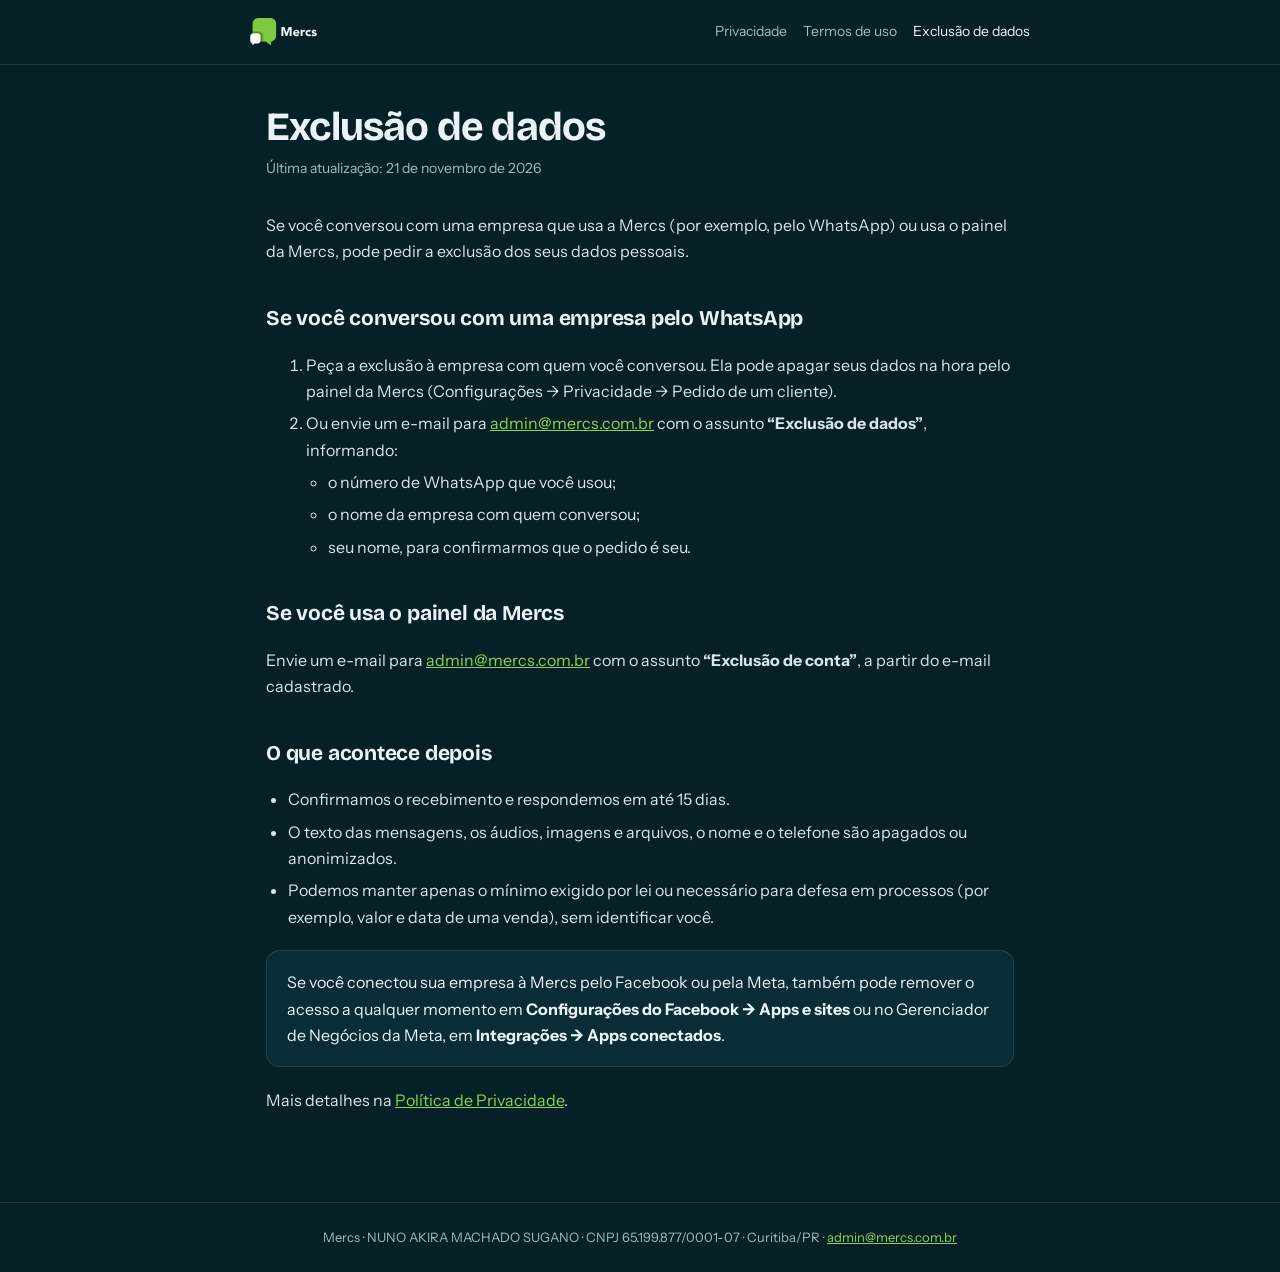
<file: exclusao-de-dados/index.html>
<!doctype html>
<html lang="pt-BR">
<head>
<meta charset="utf-8">
<meta name="viewport" content="width=device-width, initial-scale=1">
<title>Exclusão de dados — Mercs</title>
<meta name="description" content="Como pedir a exclusão dos seus dados pessoais na Mercs.">
<link rel="icon" type="image/svg+xml" href="/assets/favicon.svg">
<link rel="preconnect" href="https://fonts.googleapis.com">
<link rel="preconnect" href="https://fonts.gstatic.com" crossorigin>
<link href="https://fonts.googleapis.com/css2?family=Bricolage+Grotesque:opsz,wght@12..96,700;12..96,800&family=Instrument+Sans:wght@400;500;600&display=swap" rel="stylesheet">
<link rel="stylesheet" href="/assets/legal.css">
</head>
<body>
<header><div class="in">
  <a href="/" aria-label="Mercs — página inicial"><img src="/assets/logo-mercs-light.svg" alt="Mercs"></a>
  <nav aria-label="Documentos legais">
    <a href="/privacidade/">Privacidade</a>
    <a href="/termos/">Termos de uso</a>
    <a href="/exclusao-de-dados/" aria-current="page">Exclusão de dados</a>
  </nav>
</div></header>
<main>
<h1>Exclusão de dados</h1>
<p class="atualizado">Última atualização: 21 de novembro de 2026</p>

<p>Se você conversou com uma empresa que usa a Mercs (por exemplo, pelo WhatsApp) ou usa o painel da Mercs, pode pedir a exclusão dos seus dados pessoais.</p>

<h2>Se você conversou com uma empresa pelo WhatsApp</h2>
<ol>
  <li>Peça a exclusão à empresa com quem você conversou. Ela pode apagar seus dados na hora pelo painel da Mercs (Configurações → Privacidade → Pedido de um cliente).</li>
  <li>Ou envie um e-mail para <a href="mailto:admin@mercs.com.br?subject=Exclus%C3%A3o%20de%20dados">admin@mercs.com.br</a> com o assunto <strong>“Exclusão de dados”</strong>, informando:
    <ul>
      <li>o número de WhatsApp que você usou;</li>
      <li>o nome da empresa com quem conversou;</li>
      <li>seu nome, para confirmarmos que o pedido é seu.</li>
    </ul>
  </li>
</ol>

<h2>Se você usa o painel da Mercs</h2>
<p>Envie um e-mail para <a href="mailto:admin@mercs.com.br?subject=Exclus%C3%A3o%20de%20conta">admin@mercs.com.br</a> com o assunto <strong>“Exclusão de conta”</strong>, a partir do e-mail cadastrado.</p>

<h2>O que acontece depois</h2>
<ul>
  <li>Confirmamos o recebimento e respondemos em até 15 dias.</li>
  <li>O texto das mensagens, os áudios, imagens e arquivos, o nome e o telefone são apagados ou anonimizados.</li>
  <li>Podemos manter apenas o mínimo exigido por lei ou necessário para defesa em processos (por exemplo, valor e data de uma venda), sem identificar você.</li>
</ul>

<div class="caixa">Se você conectou sua empresa à Mercs pelo Facebook ou pela Meta, também pode remover o acesso a qualquer momento em <strong>Configurações do Facebook → Apps e sites</strong> ou no Gerenciador de Negócios da Meta, em <strong>Integrações → Apps conectados</strong>.</div>

<p>Mais detalhes na <a href="/privacidade/">Política de Privacidade</a>.</p>
</main>
<footer>Mercs · NUNO AKIRA MACHADO SUGANO · CNPJ 65.199.877/0001-07 · Curitiba/PR · <a href="mailto:admin@mercs.com.br">admin@mercs.com.br</a></footer>
</body>
</html>
</file>
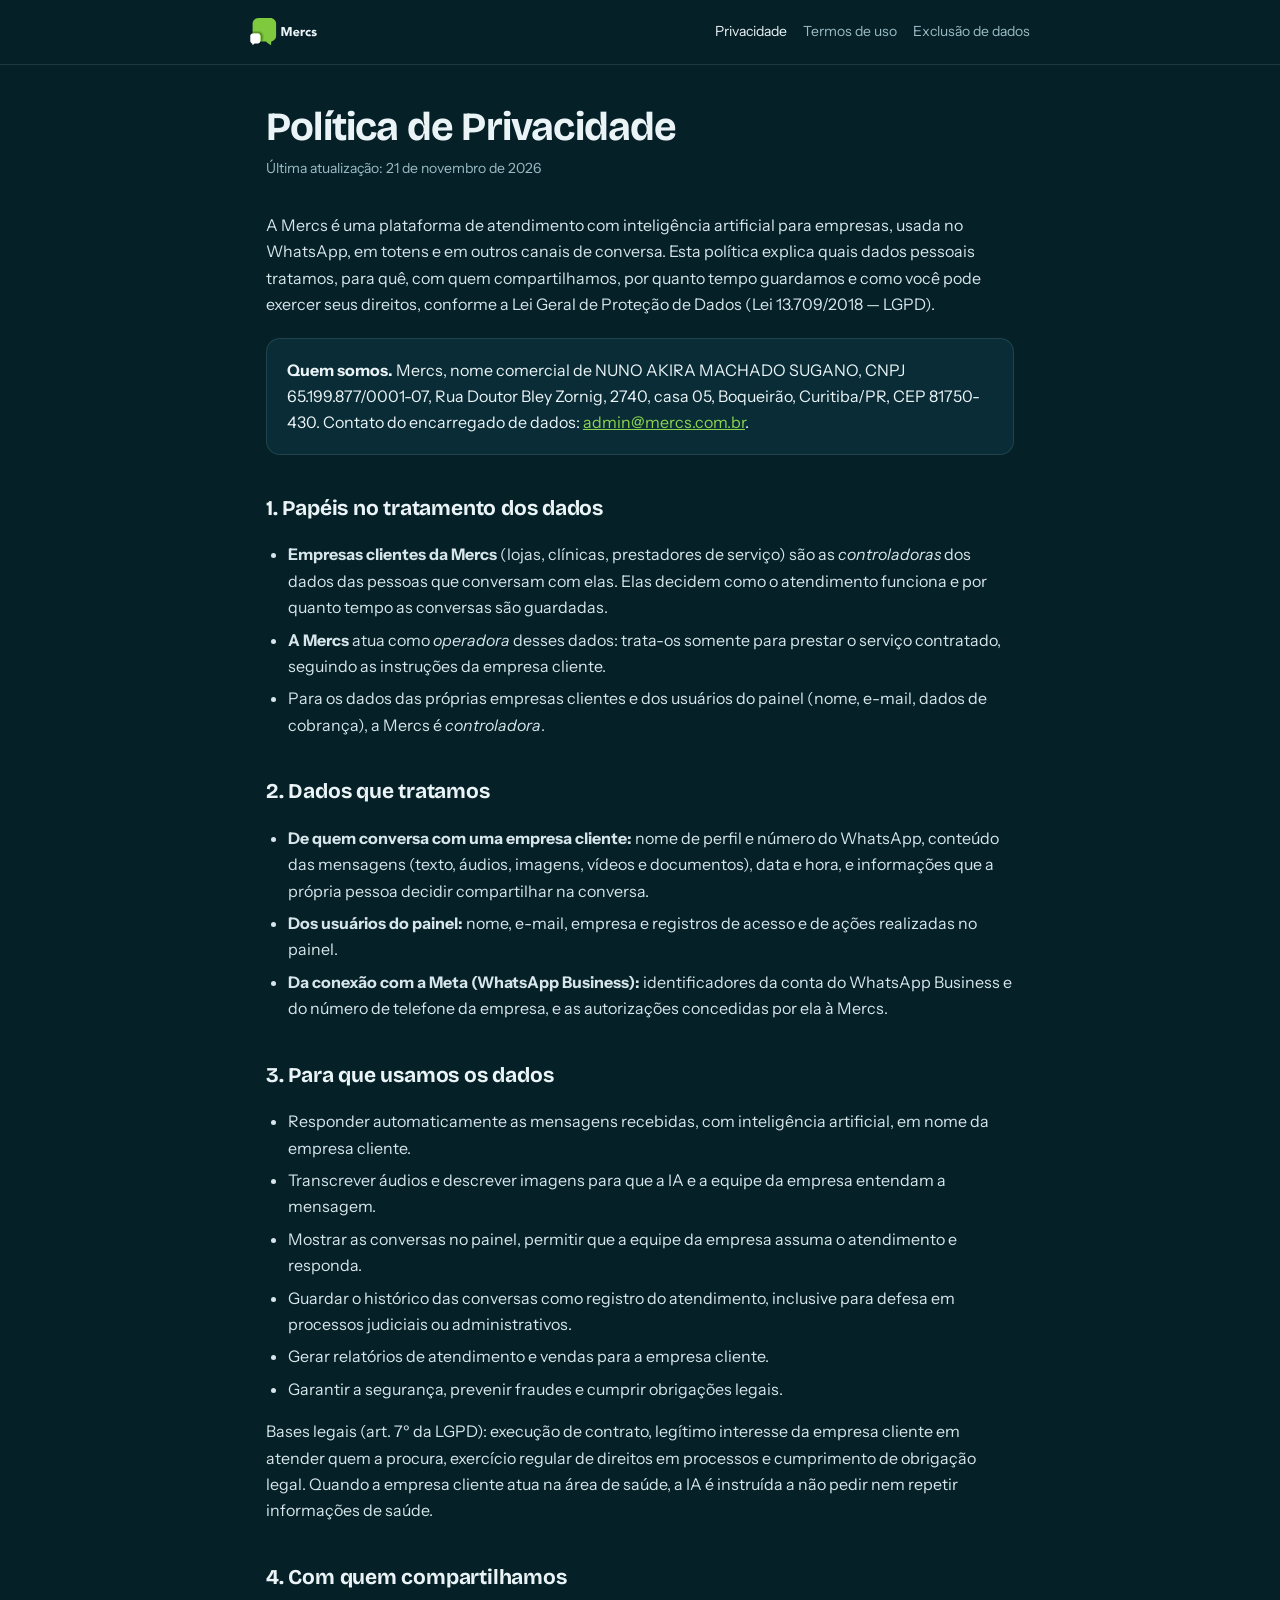
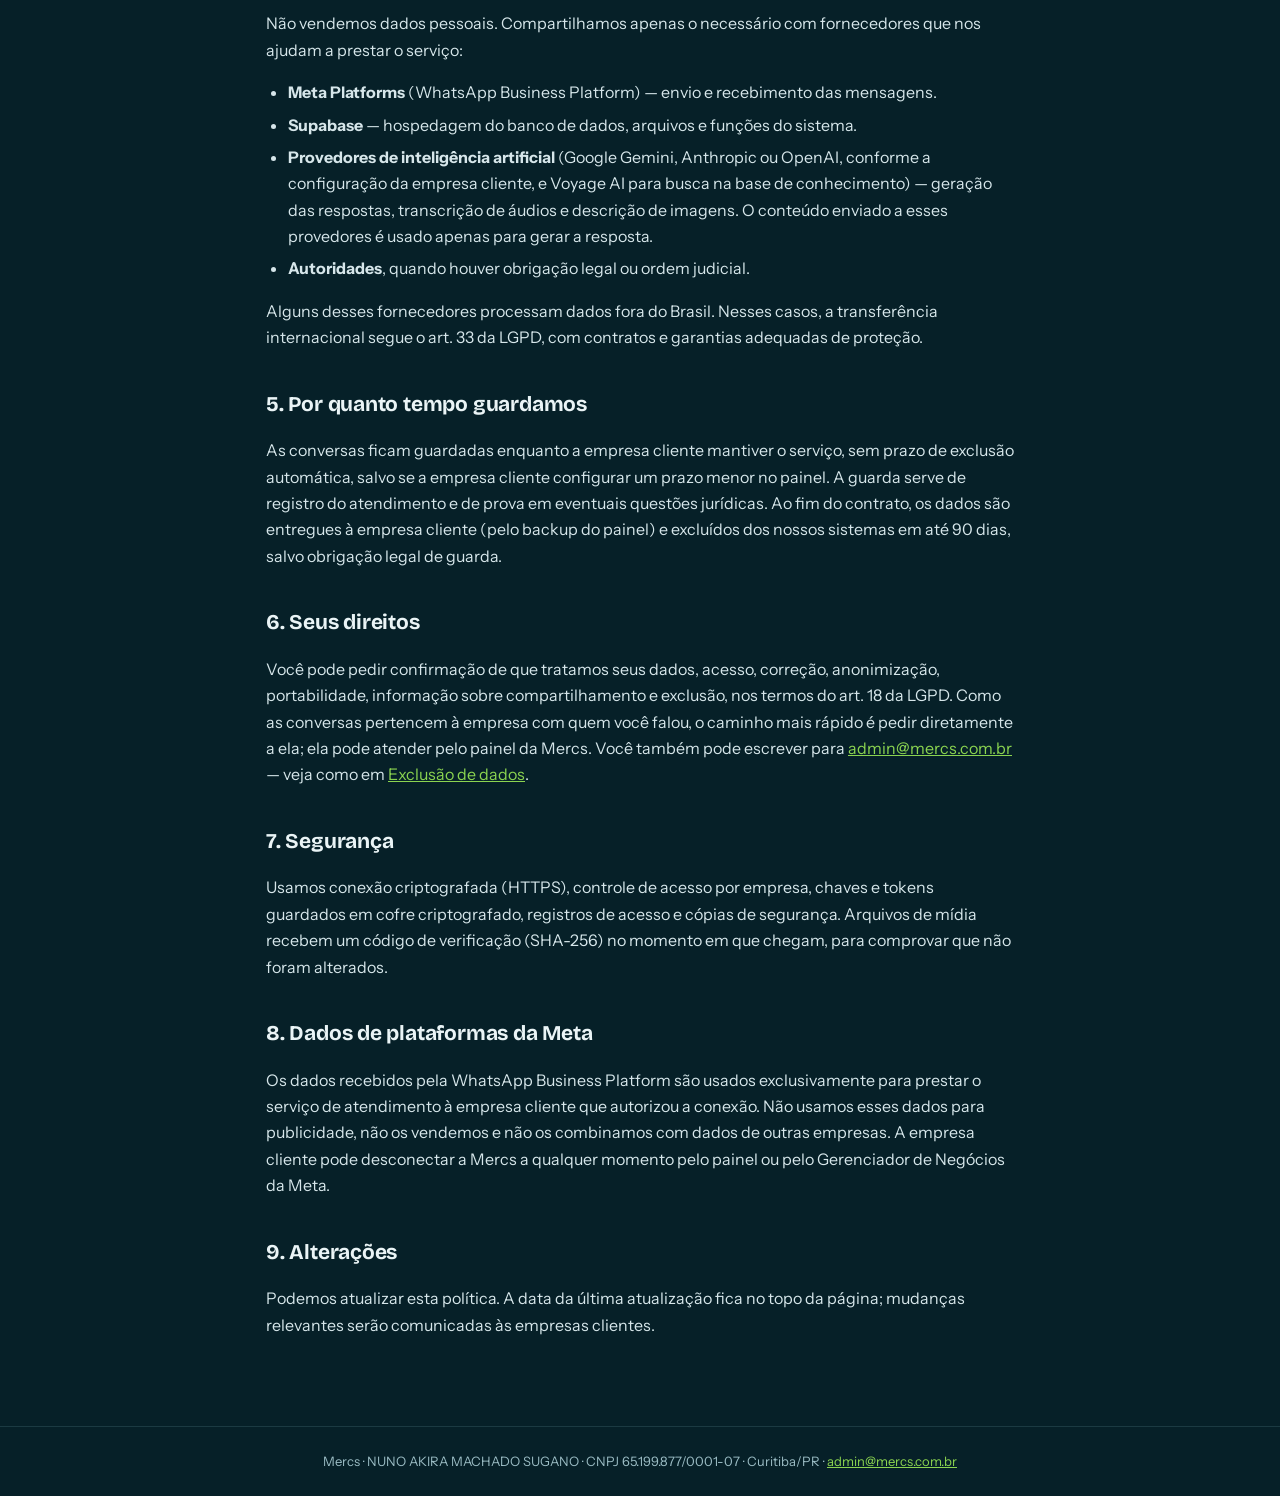
<file: privacidade/index.html>
<!doctype html>
<html lang="pt-BR">
<head>
<meta charset="utf-8">
<meta name="viewport" content="width=device-width, initial-scale=1">
<title>Política de Privacidade — Mercs</title>
<meta name="description" content="Como a Mercs coleta, usa, guarda e protege dados pessoais.">
<link rel="icon" type="image/svg+xml" href="/assets/favicon.svg">
<link rel="preconnect" href="https://fonts.googleapis.com">
<link rel="preconnect" href="https://fonts.gstatic.com" crossorigin>
<link href="https://fonts.googleapis.com/css2?family=Bricolage+Grotesque:opsz,wght@12..96,700;12..96,800&family=Instrument+Sans:wght@400;500;600&display=swap" rel="stylesheet">
<link rel="stylesheet" href="/assets/legal.css">
</head>
<body>
<header><div class="in">
  <a href="/" aria-label="Mercs — página inicial"><img src="/assets/logo-mercs-light.svg" alt="Mercs"></a>
  <nav aria-label="Documentos legais">
    <a href="/privacidade/" aria-current="page">Privacidade</a>
    <a href="/termos/">Termos de uso</a>
    <a href="/exclusao-de-dados/">Exclusão de dados</a>
  </nav>
</div></header>
<main>
<h1>Política de Privacidade</h1>
<p class="atualizado">Última atualização: 21 de novembro de 2026</p>

<p>A Mercs é uma plataforma de atendimento com inteligência artificial para empresas, usada no WhatsApp, em totens e em outros canais de conversa. Esta política explica quais dados pessoais tratamos, para quê, com quem compartilhamos, por quanto tempo guardamos e como você pode exercer seus direitos, conforme a Lei Geral de Proteção de Dados (Lei 13.709/2018 — LGPD).</p>

<div class="caixa"><strong>Quem somos.</strong> Mercs, nome comercial de NUNO AKIRA MACHADO SUGANO, CNPJ 65.199.877/0001-07, Rua Doutor Bley Zornig, 2740, casa 05, Boqueirão, Curitiba/PR, CEP 81750-430. Contato do encarregado de dados: <a href="mailto:admin@mercs.com.br">admin@mercs.com.br</a>.</div>

<h2>1. Papéis no tratamento dos dados</h2>
<ul>
  <li><strong>Empresas clientes da Mercs</strong> (lojas, clínicas, prestadores de serviço) são as <em>controladoras</em> dos dados das pessoas que conversam com elas. Elas decidem como o atendimento funciona e por quanto tempo as conversas são guardadas.</li>
  <li><strong>A Mercs</strong> atua como <em>operadora</em> desses dados: trata-os somente para prestar o serviço contratado, seguindo as instruções da empresa cliente.</li>
  <li>Para os dados das próprias empresas clientes e dos usuários do painel (nome, e-mail, dados de cobrança), a Mercs é <em>controladora</em>.</li>
</ul>

<h2>2. Dados que tratamos</h2>
<ul>
  <li><strong>De quem conversa com uma empresa cliente:</strong> nome de perfil e número do WhatsApp, conteúdo das mensagens (texto, áudios, imagens, vídeos e documentos), data e hora, e informações que a própria pessoa decidir compartilhar na conversa.</li>
  <li><strong>Dos usuários do painel:</strong> nome, e-mail, empresa e registros de acesso e de ações realizadas no painel.</li>
  <li><strong>Da conexão com a Meta (WhatsApp Business):</strong> identificadores da conta do WhatsApp Business e do número de telefone da empresa, e as autorizações concedidas por ela à Mercs.</li>
</ul>

<h2>3. Para que usamos os dados</h2>
<ul>
  <li>Responder automaticamente as mensagens recebidas, com inteligência artificial, em nome da empresa cliente.</li>
  <li>Transcrever áudios e descrever imagens para que a IA e a equipe da empresa entendam a mensagem.</li>
  <li>Mostrar as conversas no painel, permitir que a equipe da empresa assuma o atendimento e responda.</li>
  <li>Guardar o histórico das conversas como registro do atendimento, inclusive para defesa em processos judiciais ou administrativos.</li>
  <li>Gerar relatórios de atendimento e vendas para a empresa cliente.</li>
  <li>Garantir a segurança, prevenir fraudes e cumprir obrigações legais.</li>
</ul>
<p>Bases legais (art. 7º da LGPD): execução de contrato, legítimo interesse da empresa cliente em atender quem a procura, exercício regular de direitos em processos e cumprimento de obrigação legal. Quando a empresa cliente atua na área de saúde, a IA é instruída a não pedir nem repetir informações de saúde.</p>

<h2>4. Com quem compartilhamos</h2>
<p>Não vendemos dados pessoais. Compartilhamos apenas o necessário com fornecedores que nos ajudam a prestar o serviço:</p>
<ul>
  <li><strong>Meta Platforms</strong> (WhatsApp Business Platform) — envio e recebimento das mensagens.</li>
  <li><strong>Supabase</strong> — hospedagem do banco de dados, arquivos e funções do sistema.</li>
  <li><strong>Provedores de inteligência artificial</strong> (Google Gemini, Anthropic ou OpenAI, conforme a configuração da empresa cliente, e Voyage AI para busca na base de conhecimento) — geração das respostas, transcrição de áudios e descrição de imagens. O conteúdo enviado a esses provedores é usado apenas para gerar a resposta.</li>
  <li><strong>Autoridades</strong>, quando houver obrigação legal ou ordem judicial.</li>
</ul>
<p>Alguns desses fornecedores processam dados fora do Brasil. Nesses casos, a transferência internacional segue o art. 33 da LGPD, com contratos e garantias adequadas de proteção.</p>

<h2>5. Por quanto tempo guardamos</h2>
<p>As conversas ficam guardadas enquanto a empresa cliente mantiver o serviço, sem prazo de exclusão automática, salvo se a empresa cliente configurar um prazo menor no painel. A guarda serve de registro do atendimento e de prova em eventuais questões jurídicas. Ao fim do contrato, os dados são entregues à empresa cliente (pelo backup do painel) e excluídos dos nossos sistemas em até 90 dias, salvo obrigação legal de guarda.</p>

<h2>6. Seus direitos</h2>
<p>Você pode pedir confirmação de que tratamos seus dados, acesso, correção, anonimização, portabilidade, informação sobre compartilhamento e exclusão, nos termos do art. 18 da LGPD. Como as conversas pertencem à empresa com quem você falou, o caminho mais rápido é pedir diretamente a ela; ela pode atender pelo painel da Mercs. Você também pode escrever para <a href="mailto:admin@mercs.com.br">admin@mercs.com.br</a> — veja como em <a href="/exclusao-de-dados/">Exclusão de dados</a>.</p>

<h2>7. Segurança</h2>
<p>Usamos conexão criptografada (HTTPS), controle de acesso por empresa, chaves e tokens guardados em cofre criptografado, registros de acesso e cópias de segurança. Arquivos de mídia recebem um código de verificação (SHA-256) no momento em que chegam, para comprovar que não foram alterados.</p>

<h2>8. Dados de plataformas da Meta</h2>
<p>Os dados recebidos pela WhatsApp Business Platform são usados exclusivamente para prestar o serviço de atendimento à empresa cliente que autorizou a conexão. Não usamos esses dados para publicidade, não os vendemos e não os combinamos com dados de outras empresas. A empresa cliente pode desconectar a Mercs a qualquer momento pelo painel ou pelo Gerenciador de Negócios da Meta.</p>

<h2>9. Alterações</h2>
<p>Podemos atualizar esta política. A data da última atualização fica no topo da página; mudanças relevantes serão comunicadas às empresas clientes.</p>
</main>
<footer>Mercs · NUNO AKIRA MACHADO SUGANO · CNPJ 65.199.877/0001-07 · Curitiba/PR · <a href="mailto:admin@mercs.com.br">admin@mercs.com.br</a></footer>
</body>
</html>
</file>
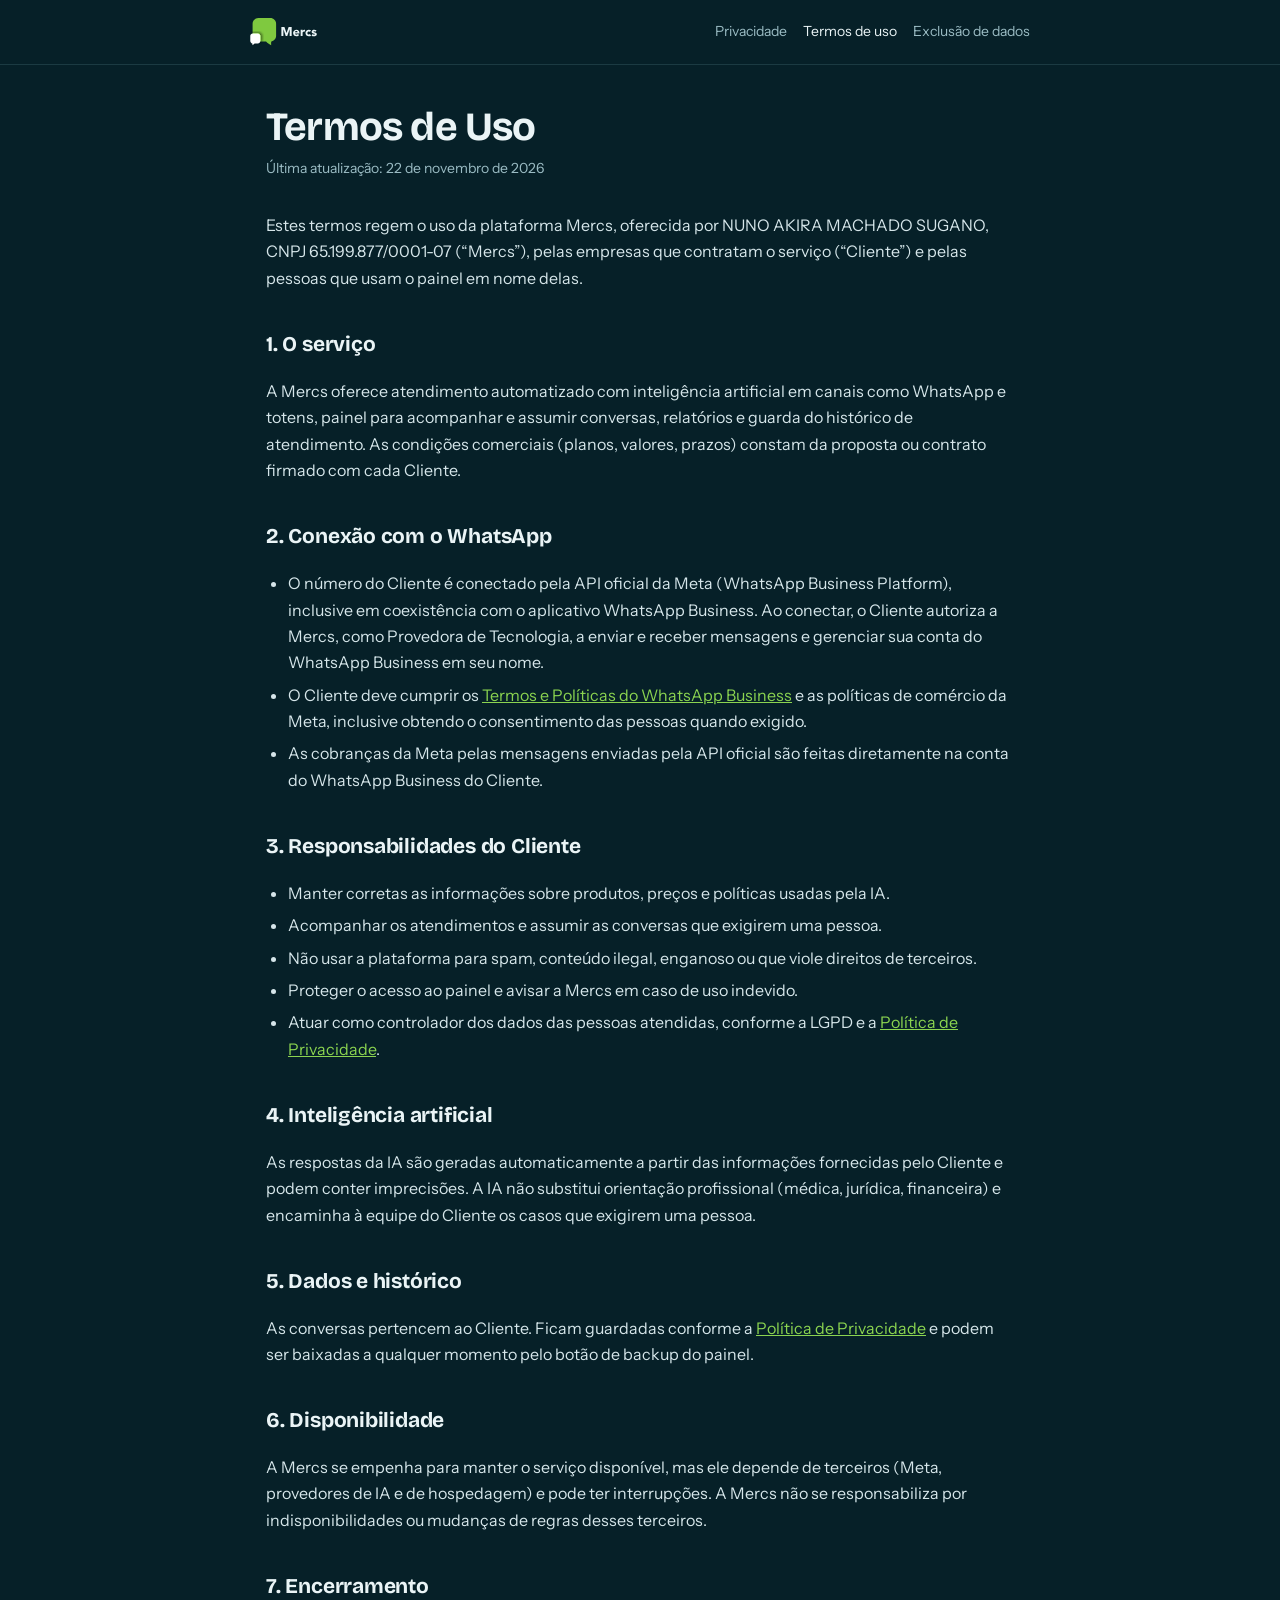
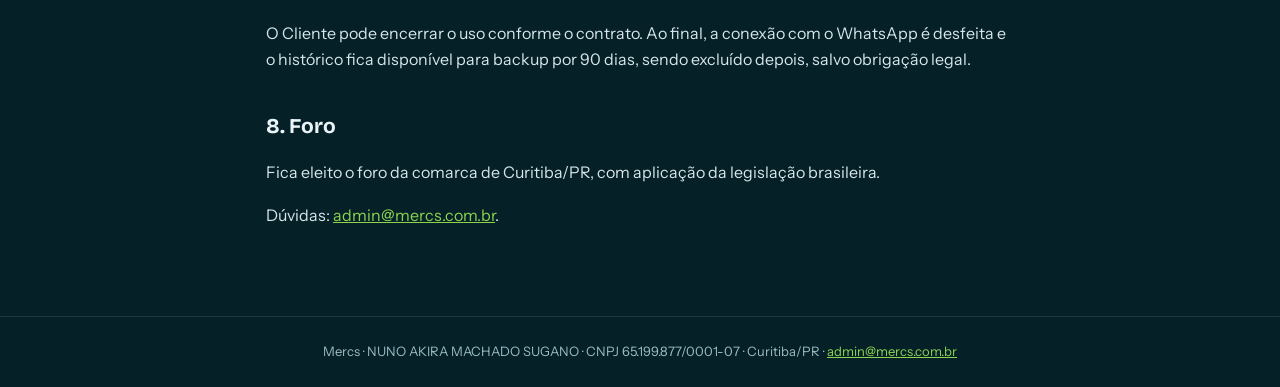
<file: termos/index.html>
<!doctype html>
<html lang="pt-BR">
<head>
<meta charset="utf-8">
<meta name="viewport" content="width=device-width, initial-scale=1">
<title>Termos de Uso — Mercs</title>
<meta name="description" content="Condições de uso da plataforma Mercs.">
<link rel="icon" type="image/svg+xml" href="/assets/favicon.svg">
<link rel="preconnect" href="https://fonts.googleapis.com">
<link rel="preconnect" href="https://fonts.gstatic.com" crossorigin>
<link href="https://fonts.googleapis.com/css2?family=Bricolage+Grotesque:opsz,wght@12..96,700;12..96,800&family=Instrument+Sans:wght@400;500;600&display=swap" rel="stylesheet">
<link rel="stylesheet" href="/assets/legal.css">
</head>
<body>
<header><div class="in">
  <a href="/" aria-label="Mercs — página inicial"><img src="/assets/logo-mercs-light.svg" alt="Mercs"></a>
  <nav aria-label="Documentos legais">
    <a href="/privacidade/">Privacidade</a>
    <a href="/termos/" aria-current="page">Termos de uso</a>
    <a href="/exclusao-de-dados/">Exclusão de dados</a>
  </nav>
</div></header>
<main>
<h1>Termos de Uso</h1>
<p class="atualizado">Última atualização: 22 de novembro de 2026</p>

<p>Estes termos regem o uso da plataforma Mercs, oferecida por NUNO AKIRA MACHADO SUGANO, CNPJ 65.199.877/0001-07 (“Mercs”), pelas empresas que contratam o serviço (“Cliente”) e pelas pessoas que usam o painel em nome delas.</p>

<h2>1. O serviço</h2>
<p>A Mercs oferece atendimento automatizado com inteligência artificial em canais como WhatsApp e totens, painel para acompanhar e assumir conversas, relatórios e guarda do histórico de atendimento. As condições comerciais (planos, valores, prazos) constam da proposta ou contrato firmado com cada Cliente.</p>

<h2>2. Conexão com o WhatsApp</h2>
<ul>
  <li>O número do Cliente é conectado pela API oficial da Meta (WhatsApp Business Platform), inclusive em coexistência com o aplicativo WhatsApp Business. Ao conectar, o Cliente autoriza a Mercs, como Provedora de Tecnologia, a enviar e receber mensagens e gerenciar sua conta do WhatsApp Business em seu nome.</li>
  <li>O Cliente deve cumprir os <a href="https://www.whatsapp.com/legal/business-policy/" target="_blank" rel="noopener">Termos e Políticas do WhatsApp Business</a> e as políticas de comércio da Meta, inclusive obtendo o consentimento das pessoas quando exigido.</li>
  <li>As cobranças da Meta pelas mensagens enviadas pela API oficial são feitas diretamente na conta do WhatsApp Business do Cliente.</li>
</ul>

<h2>3. Responsabilidades do Cliente</h2>
<ul>
  <li>Manter corretas as informações sobre produtos, preços e políticas usadas pela IA.</li>
  <li>Acompanhar os atendimentos e assumir as conversas que exigirem uma pessoa.</li>
  <li>Não usar a plataforma para spam, conteúdo ilegal, enganoso ou que viole direitos de terceiros.</li>
  <li>Proteger o acesso ao painel e avisar a Mercs em caso de uso indevido.</li>
  <li>Atuar como controlador dos dados das pessoas atendidas, conforme a LGPD e a <a href="/privacidade/">Política de Privacidade</a>.</li>
</ul>

<h2>4. Inteligência artificial</h2>
<p>As respostas da IA são geradas automaticamente a partir das informações fornecidas pelo Cliente e podem conter imprecisões. A IA não substitui orientação profissional (médica, jurídica, financeira) e encaminha à equipe do Cliente os casos que exigirem uma pessoa.</p>

<h2>5. Dados e histórico</h2>
<p>As conversas pertencem ao Cliente. Ficam guardadas conforme a <a href="/privacidade/">Política de Privacidade</a> e podem ser baixadas a qualquer momento pelo botão de backup do painel.</p>

<h2>6. Disponibilidade</h2>
<p>A Mercs se empenha para manter o serviço disponível, mas ele depende de terceiros (Meta, provedores de IA e de hospedagem) e pode ter interrupções. A Mercs não se responsabiliza por indisponibilidades ou mudanças de regras desses terceiros.</p>

<h2>7. Encerramento</h2>
<p>O Cliente pode encerrar o uso conforme o contrato. Ao final, a conexão com o WhatsApp é desfeita e o histórico fica disponível para backup por 90 dias, sendo excluído depois, salvo obrigação legal.</p>

<h2>8. Foro</h2>
<p>Fica eleito o foro da comarca de Curitiba/PR, com aplicação da legislação brasileira.</p>

<p>Dúvidas: <a href="mailto:admin@mercs.com.br">admin@mercs.com.br</a>.</p>
</main>
<footer>Mercs · NUNO AKIRA MACHADO SUGANO · CNPJ 65.199.877/0001-07 · Curitiba/PR · <a href="mailto:admin@mercs.com.br">admin@mercs.com.br</a></footer>
</body>
</html>
</file>
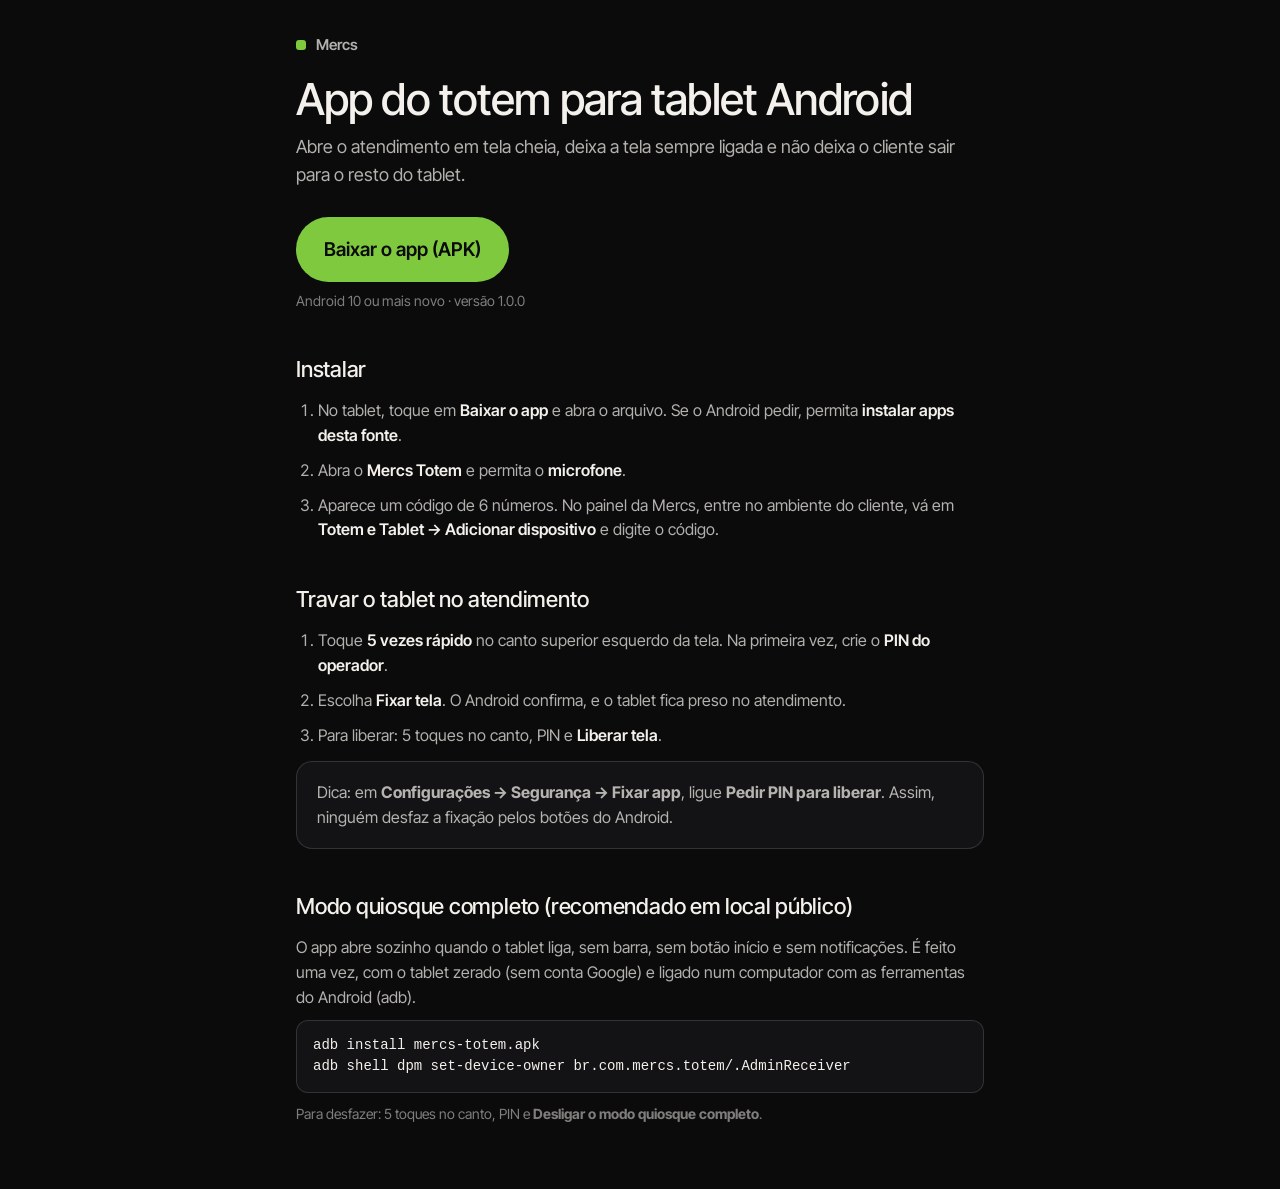
<file: totem/app/index.html>
<!doctype html>
<html lang="pt-BR">
<head>
<meta charset="utf-8">
<meta name="viewport" content="width=device-width, initial-scale=1, viewport-fit=cover">
<meta name="robots" content="noindex">
<meta name="theme-color" content="#0B0B0C">
<title>Mercs Totem · App</title>
<link rel="preconnect" href="https://fonts.googleapis.com">
<link rel="preconnect" href="https://fonts.gstatic.com" crossorigin>
<link href="https://fonts.googleapis.com/css2?family=Inter+Tight:wght@400;500;600&display=swap" rel="stylesheet">
<style>
  :root{--bg:#0B0B0C;--bg-2:#131315;--fg:#F4F1EC;--fg-2:rgba(244,241,236,.72);--fg-3:rgba(244,241,236,.5);--line:rgba(244,241,236,.14);--brand:#7FC93F;color-scheme:dark;}
  *{box-sizing:border-box;margin:0;padding:0;}
  body{background:var(--bg);color:var(--fg);font-family:"Inter Tight",system-ui,sans-serif;line-height:1.55;-webkit-font-smoothing:antialiased;}
  main{max-width:720px;margin:0 auto;padding:max(32px,env(safe-area-inset-top)) 16px 64px;}
  .marca{display:inline-flex;align-items:center;gap:10px;font-weight:600;color:var(--fg-2);font-size:15px;}
  .marca i{width:10px;height:10px;border-radius:3px;background:var(--brand);}
  h1{font-size:clamp(30px,6vw,44px);font-weight:500;letter-spacing:-.02em;line-height:1.1;margin:18px 0 10px;}
  .sub{color:var(--fg-2);font-size:18px;}
  .baixar{display:inline-flex;align-items:center;gap:12px;margin:28px 0 8px;padding:18px 28px;border-radius:999px;background:var(--brand);color:#0B0B0C;font-weight:600;font-size:19px;text-decoration:none;}
  .nota{color:var(--fg-3);font-size:14px;}
  section{margin-top:40px;}
  h2{font-size:22px;font-weight:500;letter-spacing:-.01em;margin-bottom:12px;}
  ol{padding-left:22px;display:grid;gap:10px;color:var(--fg-2);}
  ol b{color:var(--fg);font-weight:600;}
  .caixa{background:var(--bg-2);border:1px solid var(--line);border-radius:16px;padding:18px 20px;margin-top:14px;color:var(--fg-2);}
  code{font-family:ui-monospace,Consolas,monospace;font-size:14px;background:rgba(255,255,255,.06);padding:2px 6px;border-radius:6px;color:var(--fg);word-break:break-all;}
  pre{background:var(--bg-2);border:1px solid var(--line);border-radius:12px;padding:14px 16px;overflow-x:auto;margin:10px 0;}
  pre code{background:none;padding:0;}
</style>
</head>
<body>
<main>
  <span class="marca"><i></i>Mercs</span>
  <h1>App do totem para tablet Android</h1>
  <p class="sub">Abre o atendimento em tela cheia, deixa a tela sempre ligada e não deixa o cliente sair para o resto do tablet.</p>
  <a class="baixar" href="mercs-totem.apk" download>Baixar o app (APK)</a>
  <p class="nota">Android 10 ou mais novo · versão 1.0.0</p>

  <section>
    <h2>Instalar</h2>
    <ol>
      <li>No tablet, toque em <b>Baixar o app</b> e abra o arquivo. Se o Android pedir, permita <b>instalar apps desta fonte</b>.</li>
      <li>Abra o <b>Mercs Totem</b> e permita o <b>microfone</b>.</li>
      <li>Aparece um código de 6 números. No painel da Mercs, entre no ambiente do cliente, vá em <b>Totem e Tablet → Adicionar dispositivo</b> e digite o código.</li>
    </ol>
  </section>

  <section>
    <h2>Travar o tablet no atendimento</h2>
    <ol>
      <li>Toque <b>5 vezes rápido</b> no canto superior esquerdo da tela. Na primeira vez, crie o <b>PIN do operador</b>.</li>
      <li>Escolha <b>Fixar tela</b>. O Android confirma, e o tablet fica preso no atendimento.</li>
      <li>Para liberar: 5 toques no canto, PIN e <b>Liberar tela</b>.</li>
    </ol>
    <div class="caixa">Dica: em <b>Configurações → Segurança → Fixar app</b>, ligue <b>Pedir PIN para liberar</b>. Assim, ninguém desfaz a fixação pelos botões do Android.</div>
  </section>

  <section>
    <h2>Modo quiosque completo (recomendado em local público)</h2>
    <p class="sub" style="font-size:16px;">O app abre sozinho quando o tablet liga, sem barra, sem botão início e sem notificações. É feito uma vez, com o tablet zerado (sem conta Google) e ligado num computador com as ferramentas do Android (adb).</p>
    <pre><code>adb install mercs-totem.apk
adb shell dpm set-device-owner br.com.mercs.totem/.AdminReceiver</code></pre>
    <p class="nota">Para desfazer: 5 toques no canto, PIN e <b>Desligar o modo quiosque completo</b>.</p>
  </section>
</main>
</body>
</html>
</file>
<file: assets/legal.css>
:root{--bg:#062028;--bg-2:#0A2C36;--line:rgba(140,190,200,.16);--mist:#9BBCC4;--ink:#EAF4F6;--lime:#8BD450}
*{box-sizing:border-box}
html{-webkit-text-size-adjust:100%}
body{margin:0;background:var(--bg);color:var(--ink);font-family:'Instrument Sans',system-ui,-apple-system,Segoe UI,Roboto,sans-serif;line-height:1.65;-webkit-font-smoothing:antialiased}
header{border-bottom:1px solid var(--line);padding:18px 16px}
header .in{max-width:780px;margin:0 auto;display:flex;align-items:center;justify-content:space-between;gap:16px}
header img{height:28px;display:block}
header nav{display:flex;gap:16px;flex-wrap:wrap;font-size:14px}
a{color:var(--lime)}
header nav a{color:var(--mist);text-decoration:none}
header nav a[aria-current="page"],header nav a:hover{color:var(--ink)}
main{max-width:780px;margin:0 auto;padding:40px 16px 72px}
h1{font-family:'Bricolage Grotesque','Instrument Sans',sans-serif;font-size:clamp(28px,5vw,40px);line-height:1.1;letter-spacing:-.02em;margin:0 0 8px}
.atualizado{color:var(--mist);font-size:14px;margin:0 0 32px}
h2{font-family:'Bricolage Grotesque','Instrument Sans',sans-serif;font-size:21px;margin:36px 0 10px;letter-spacing:-.01em}
p,li{font-size:16px;color:#D6E6EA}
ul{padding-left:22px}
li{margin:6px 0}
.caixa{background:var(--bg-2);border:1px solid var(--line);border-radius:14px;padding:18px 20px;margin:20px 0}
footer{border-top:1px solid var(--line);color:var(--mist);font-size:13px;padding:24px 16px;text-align:center}
</file>
